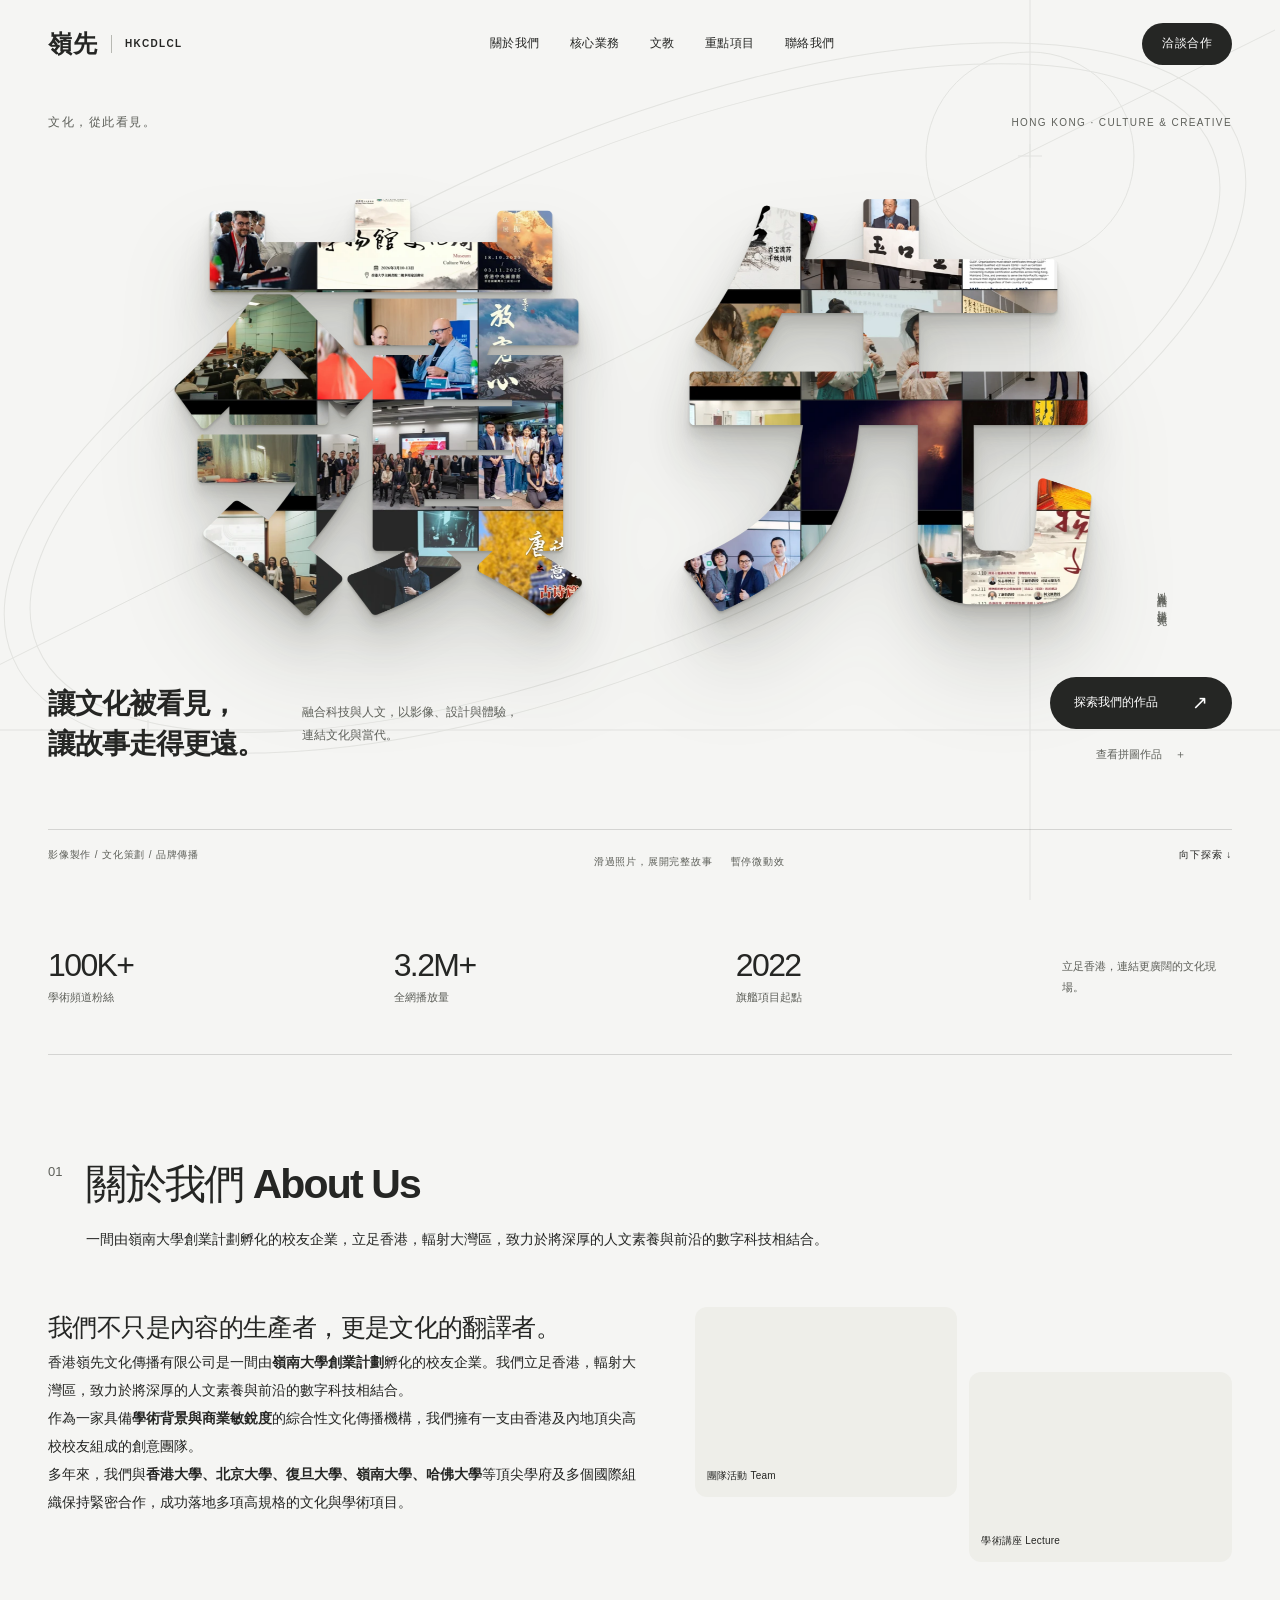
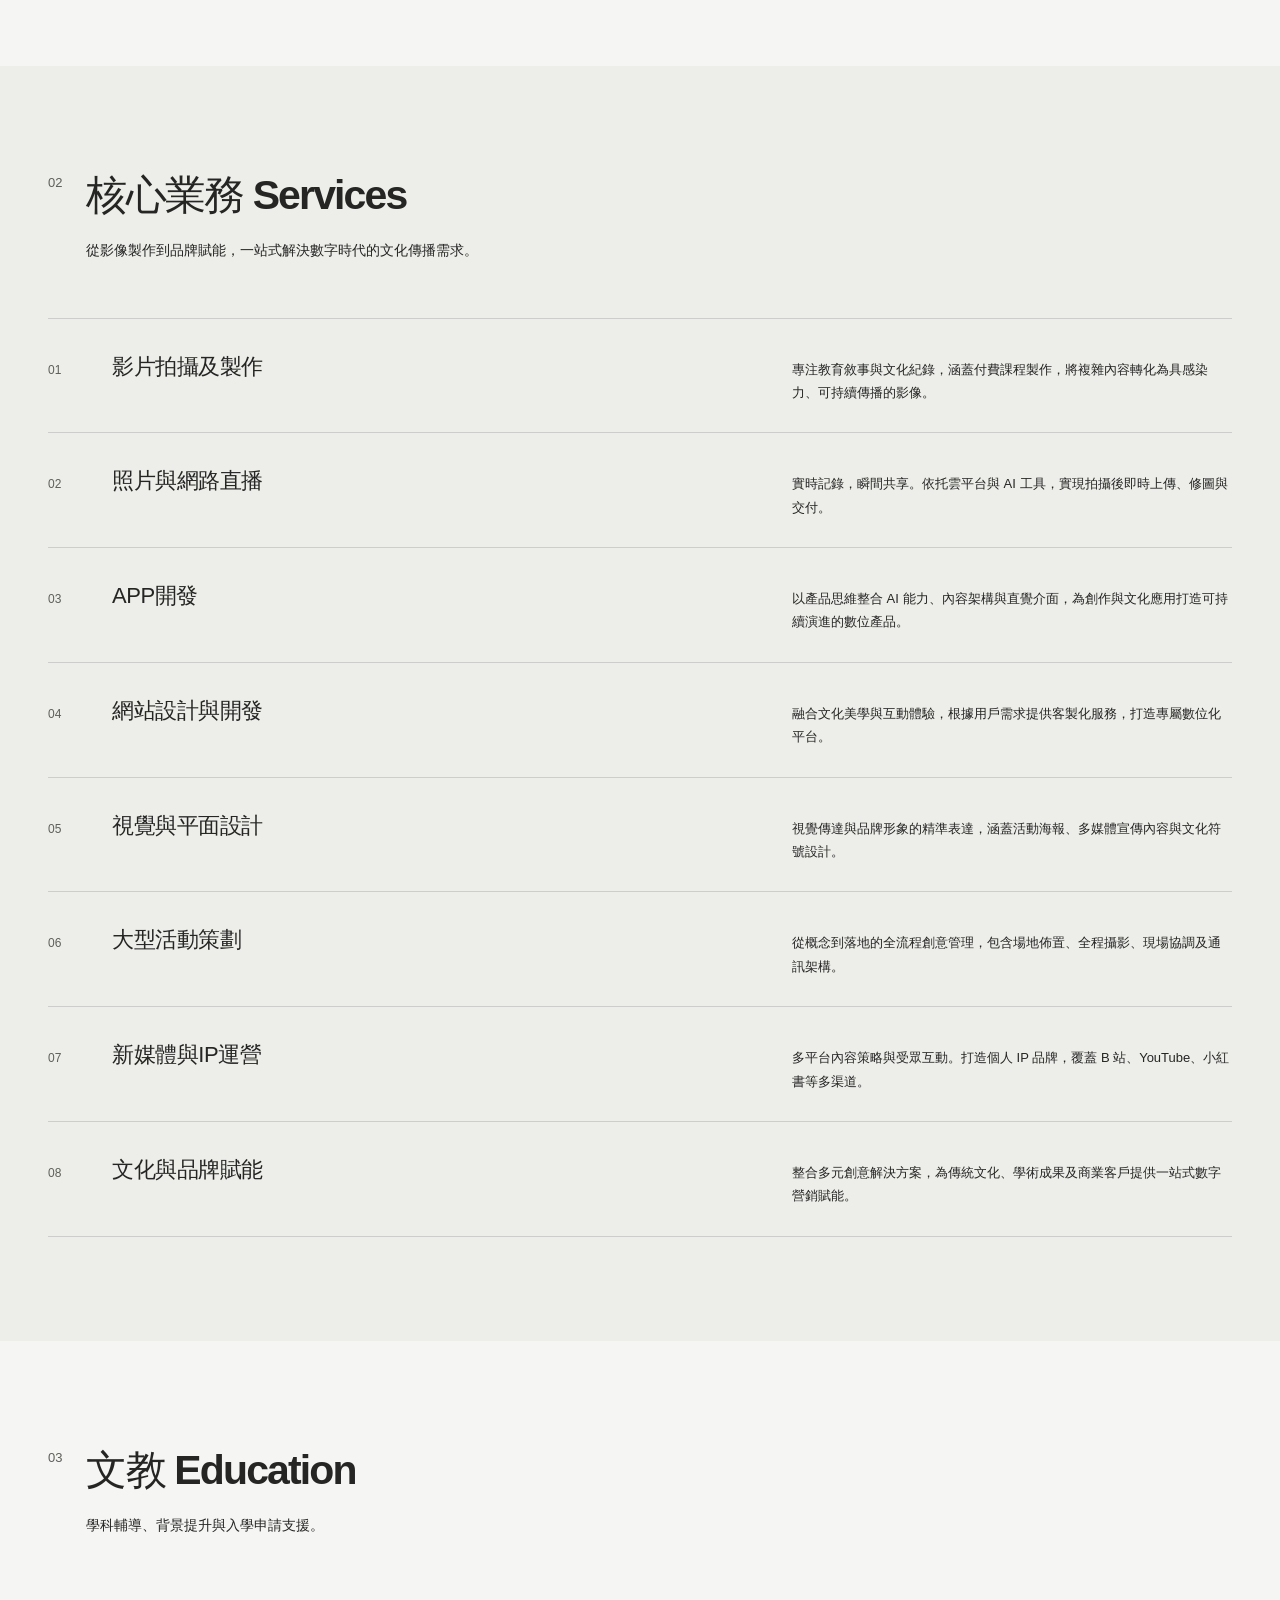
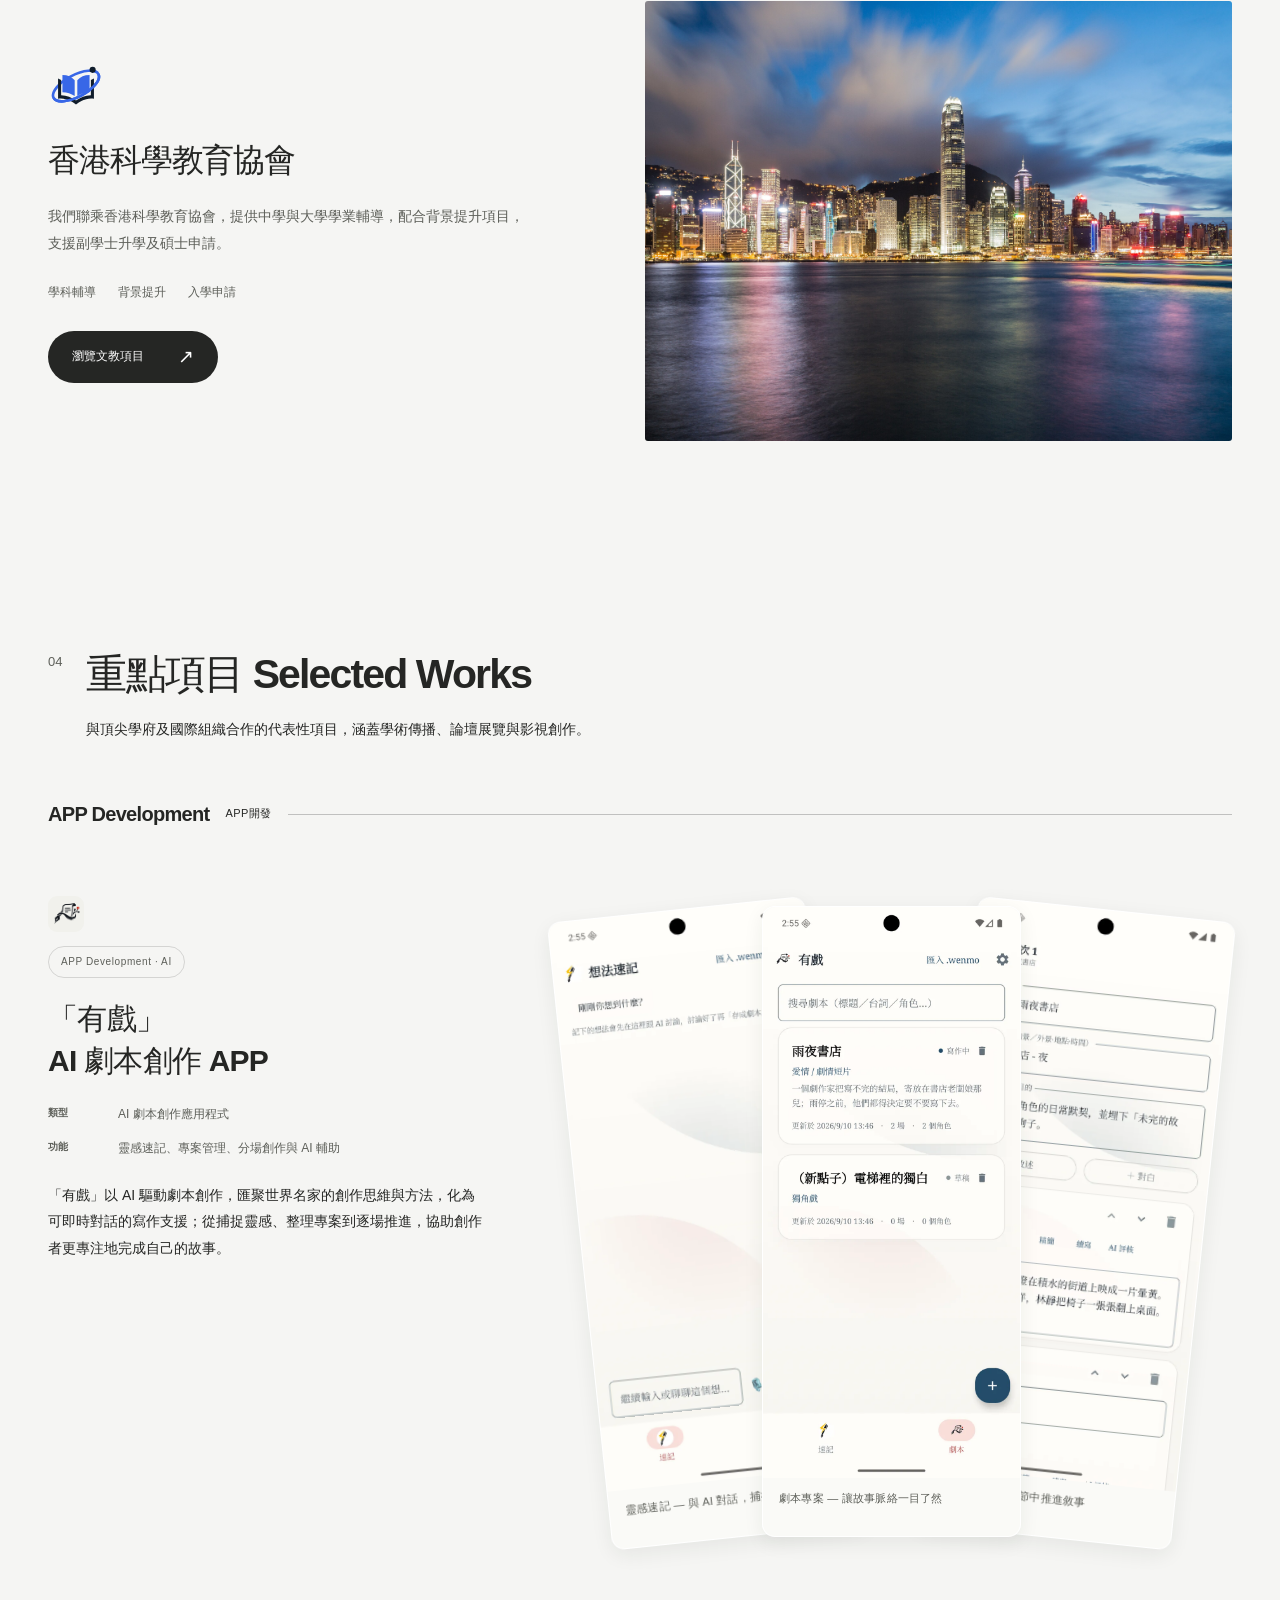
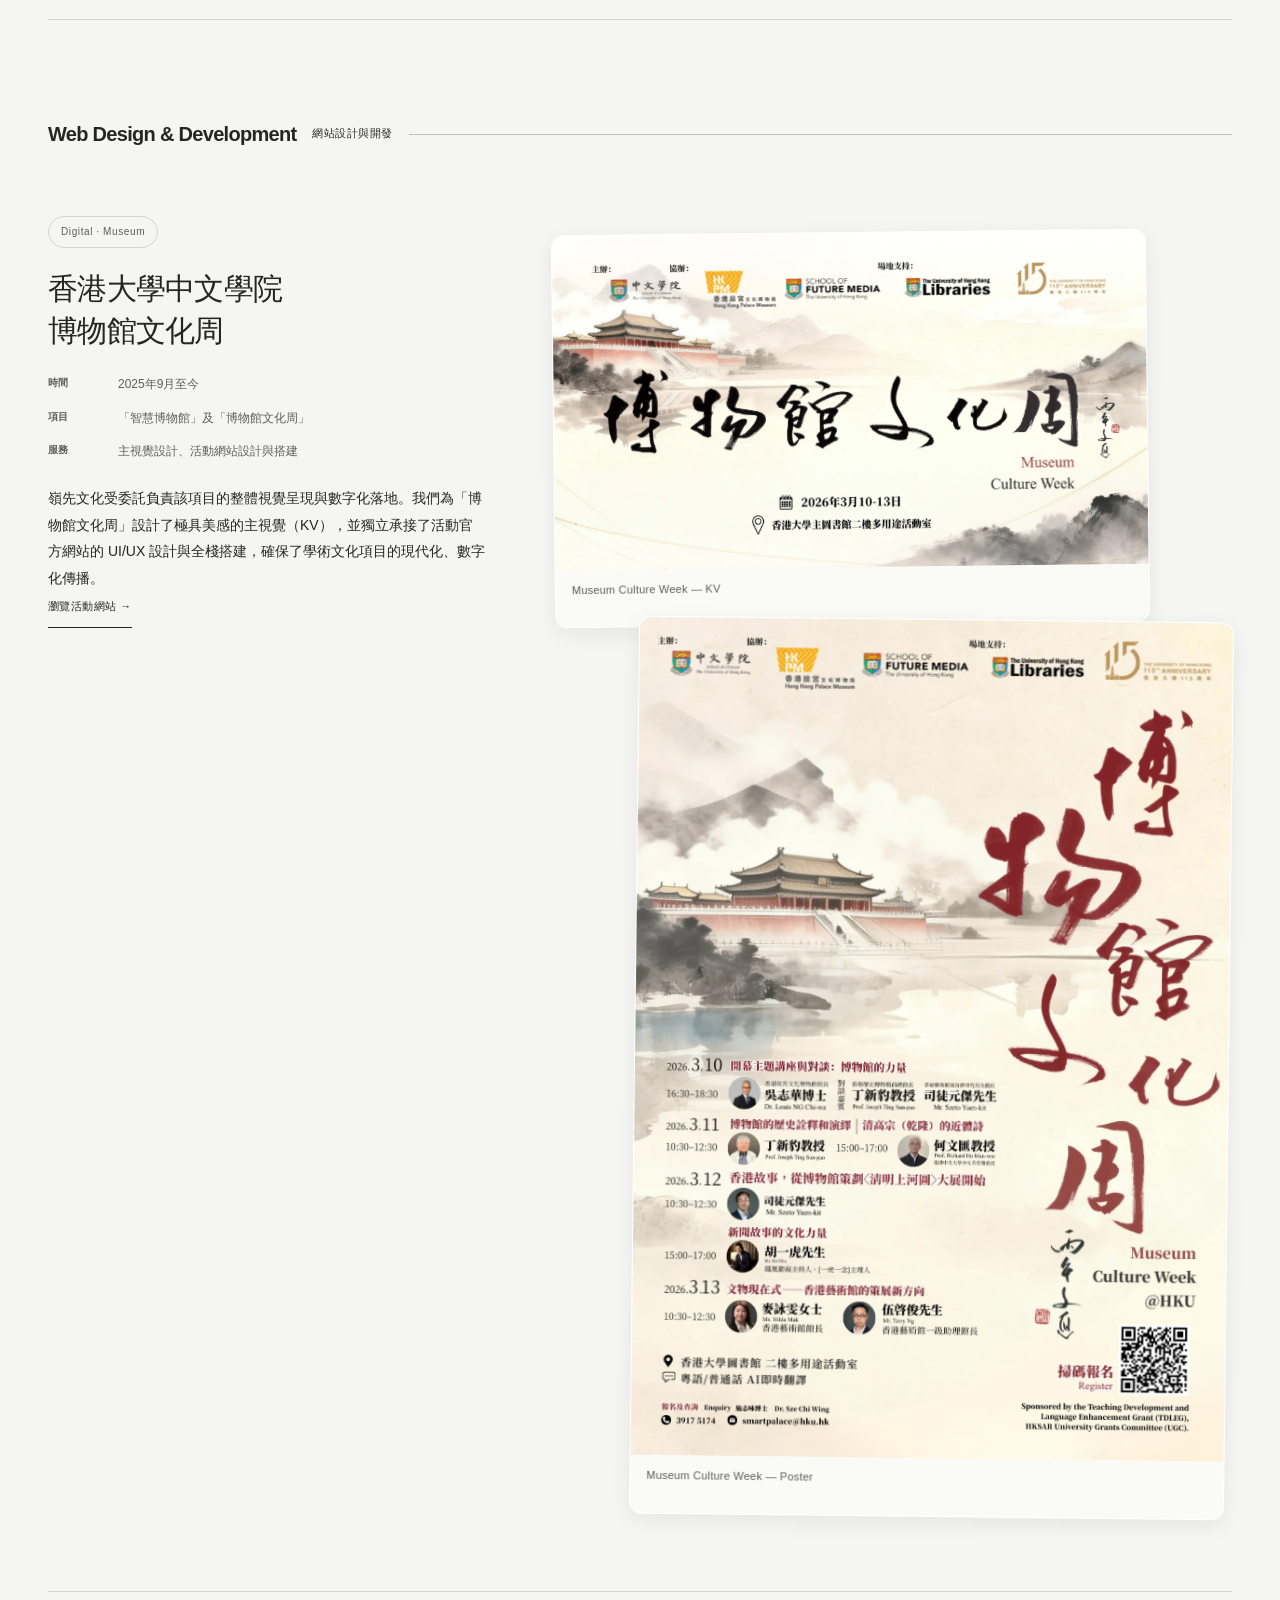
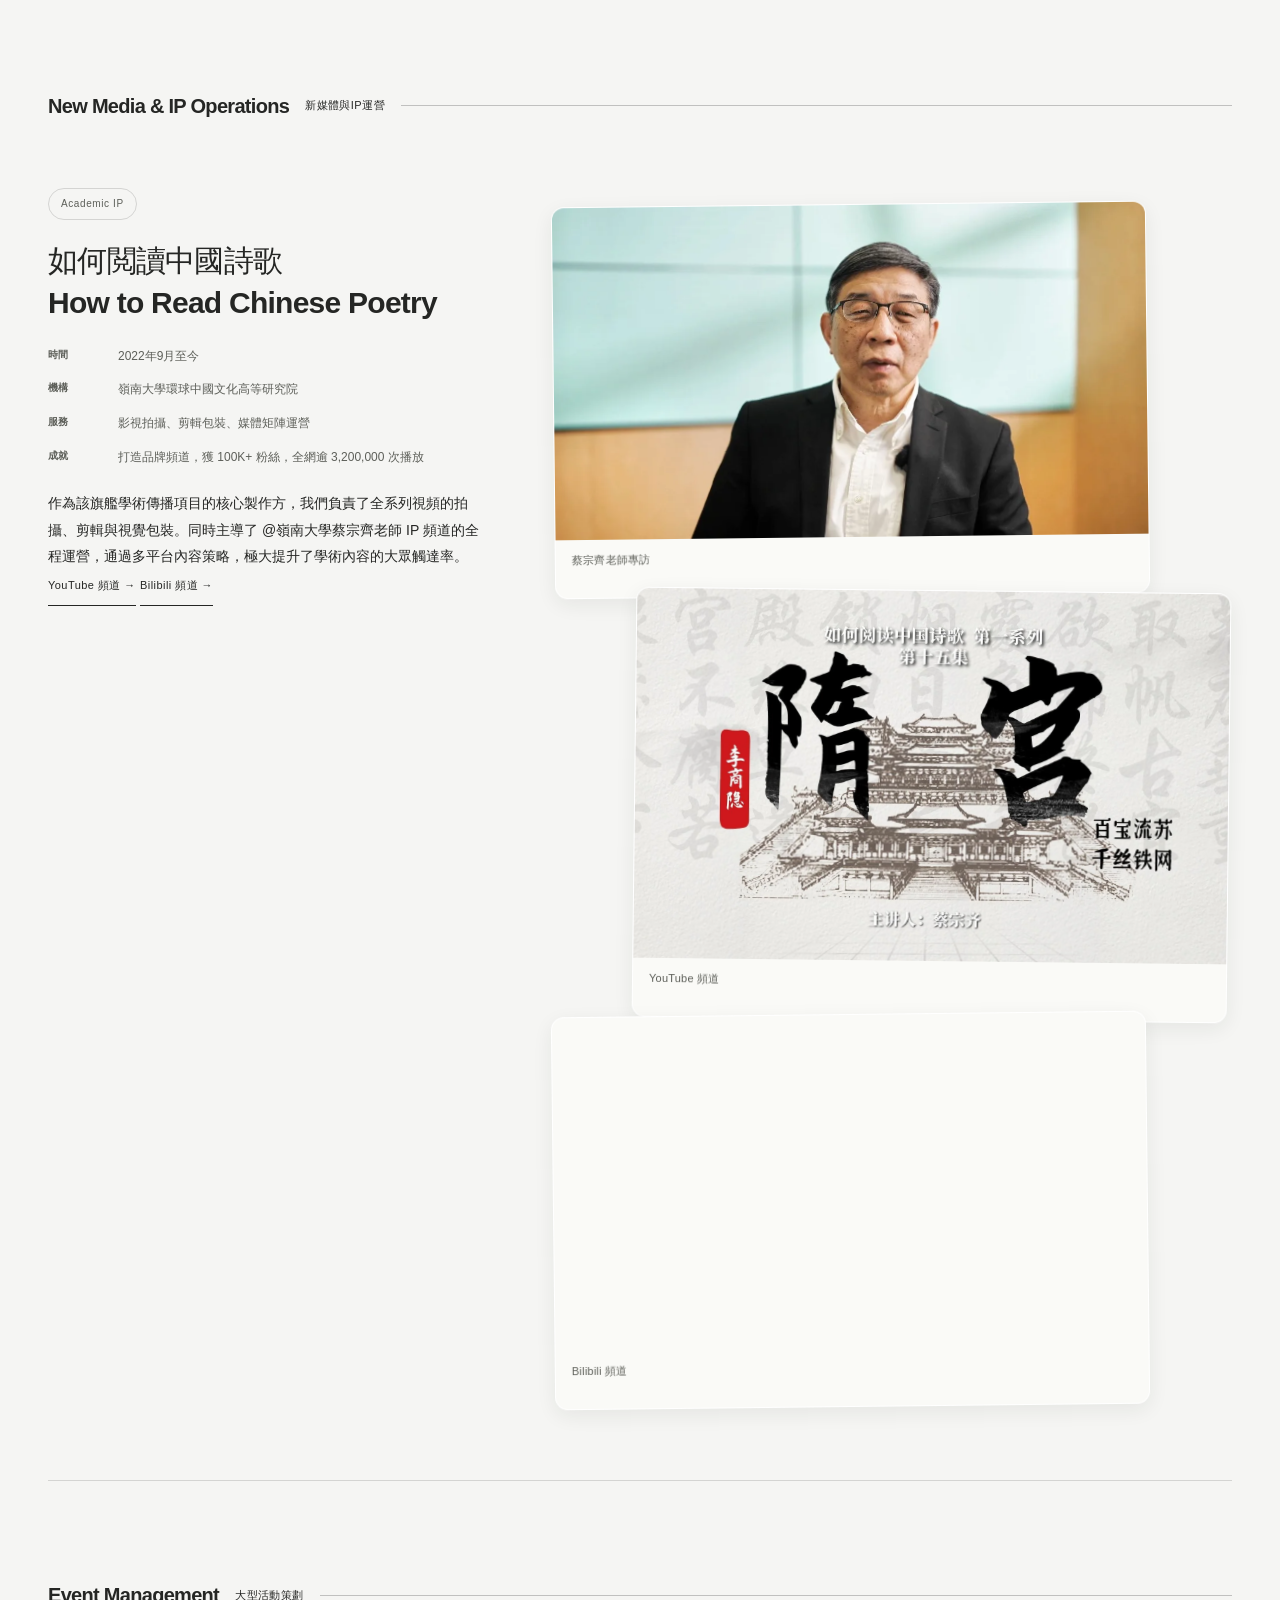
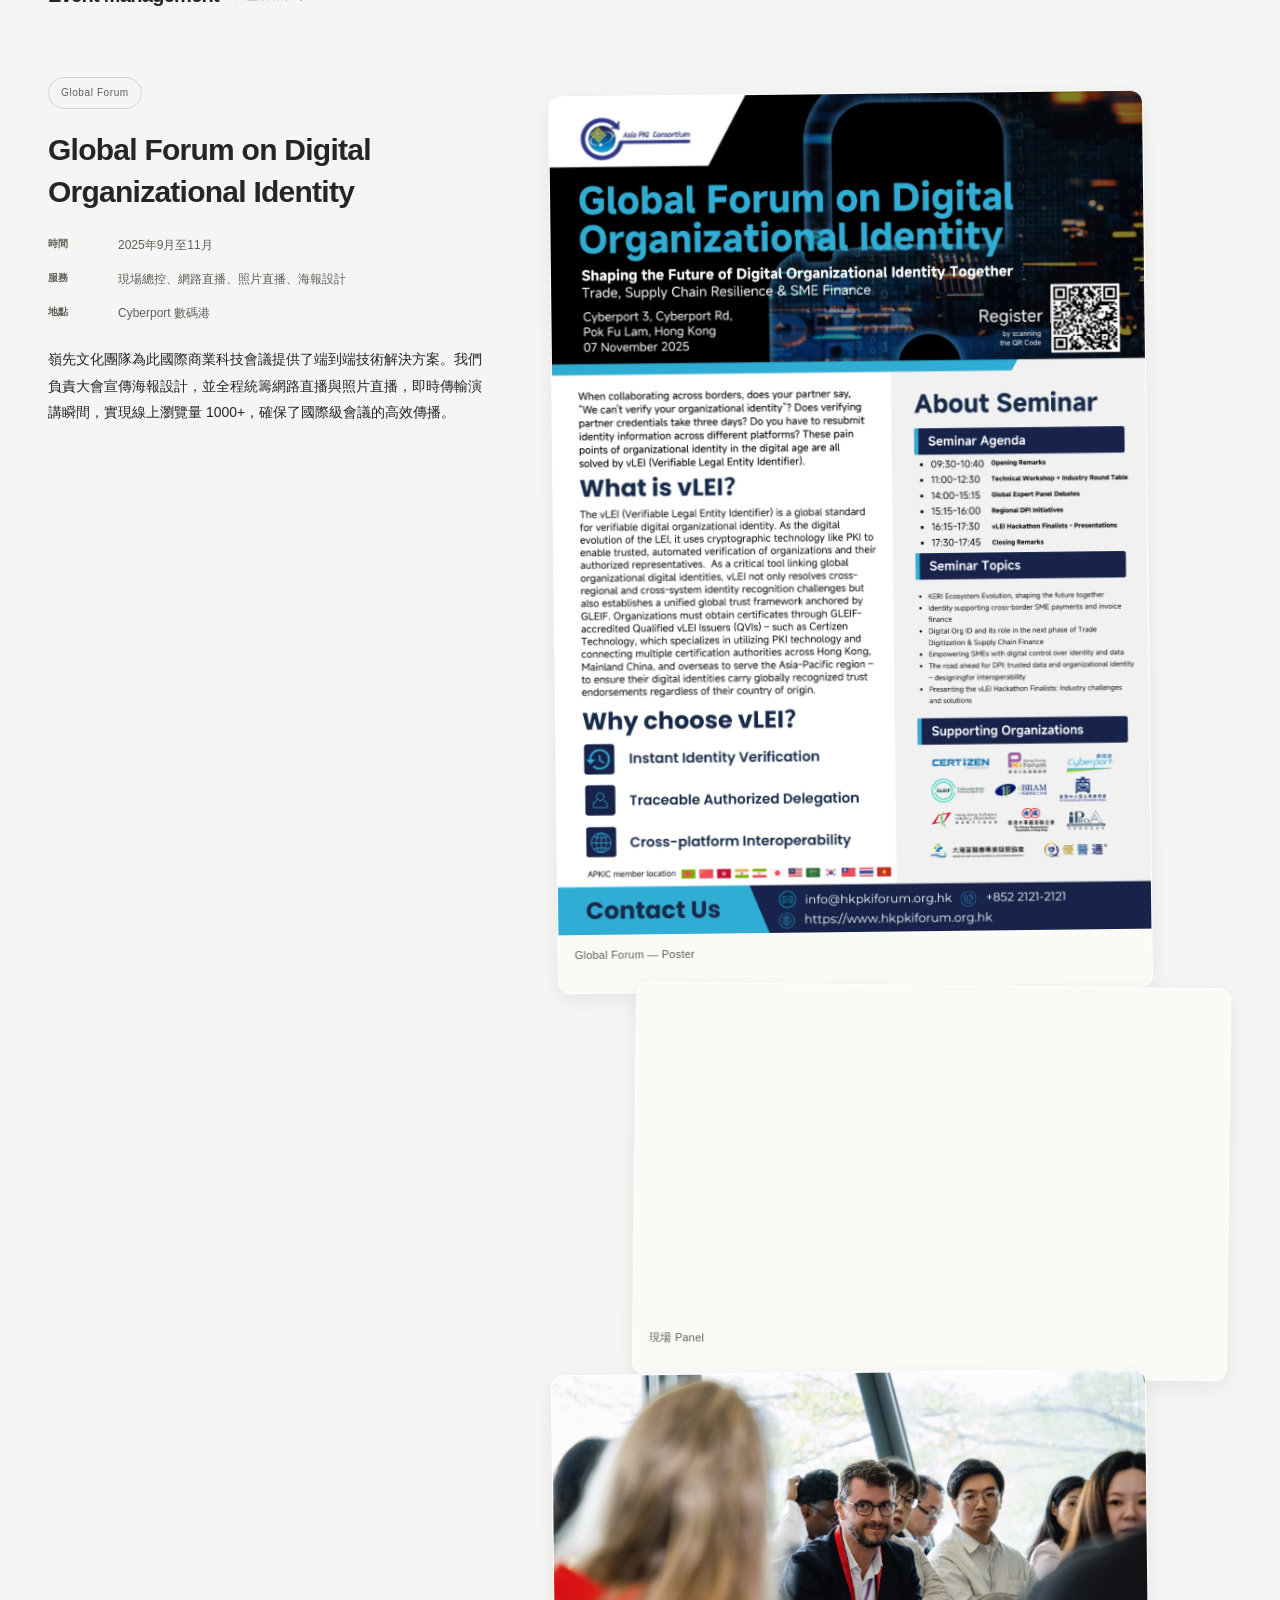
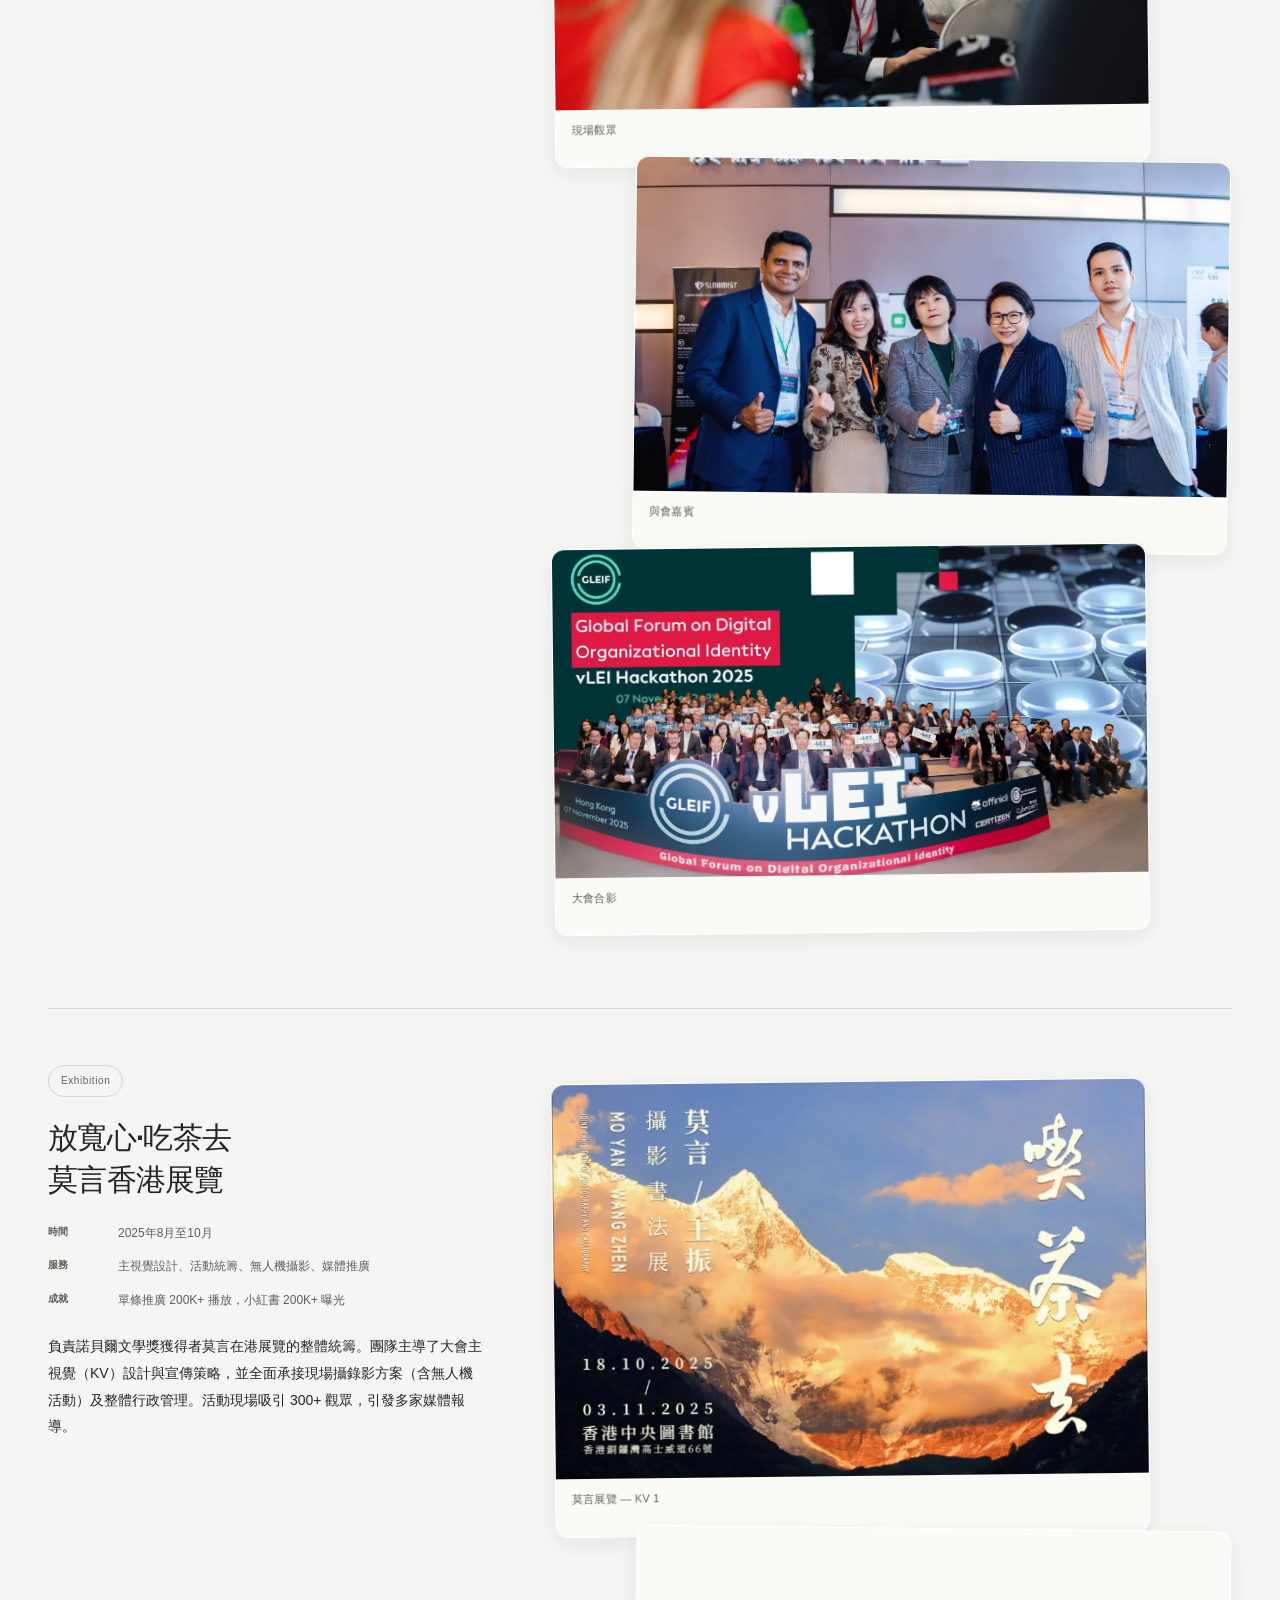
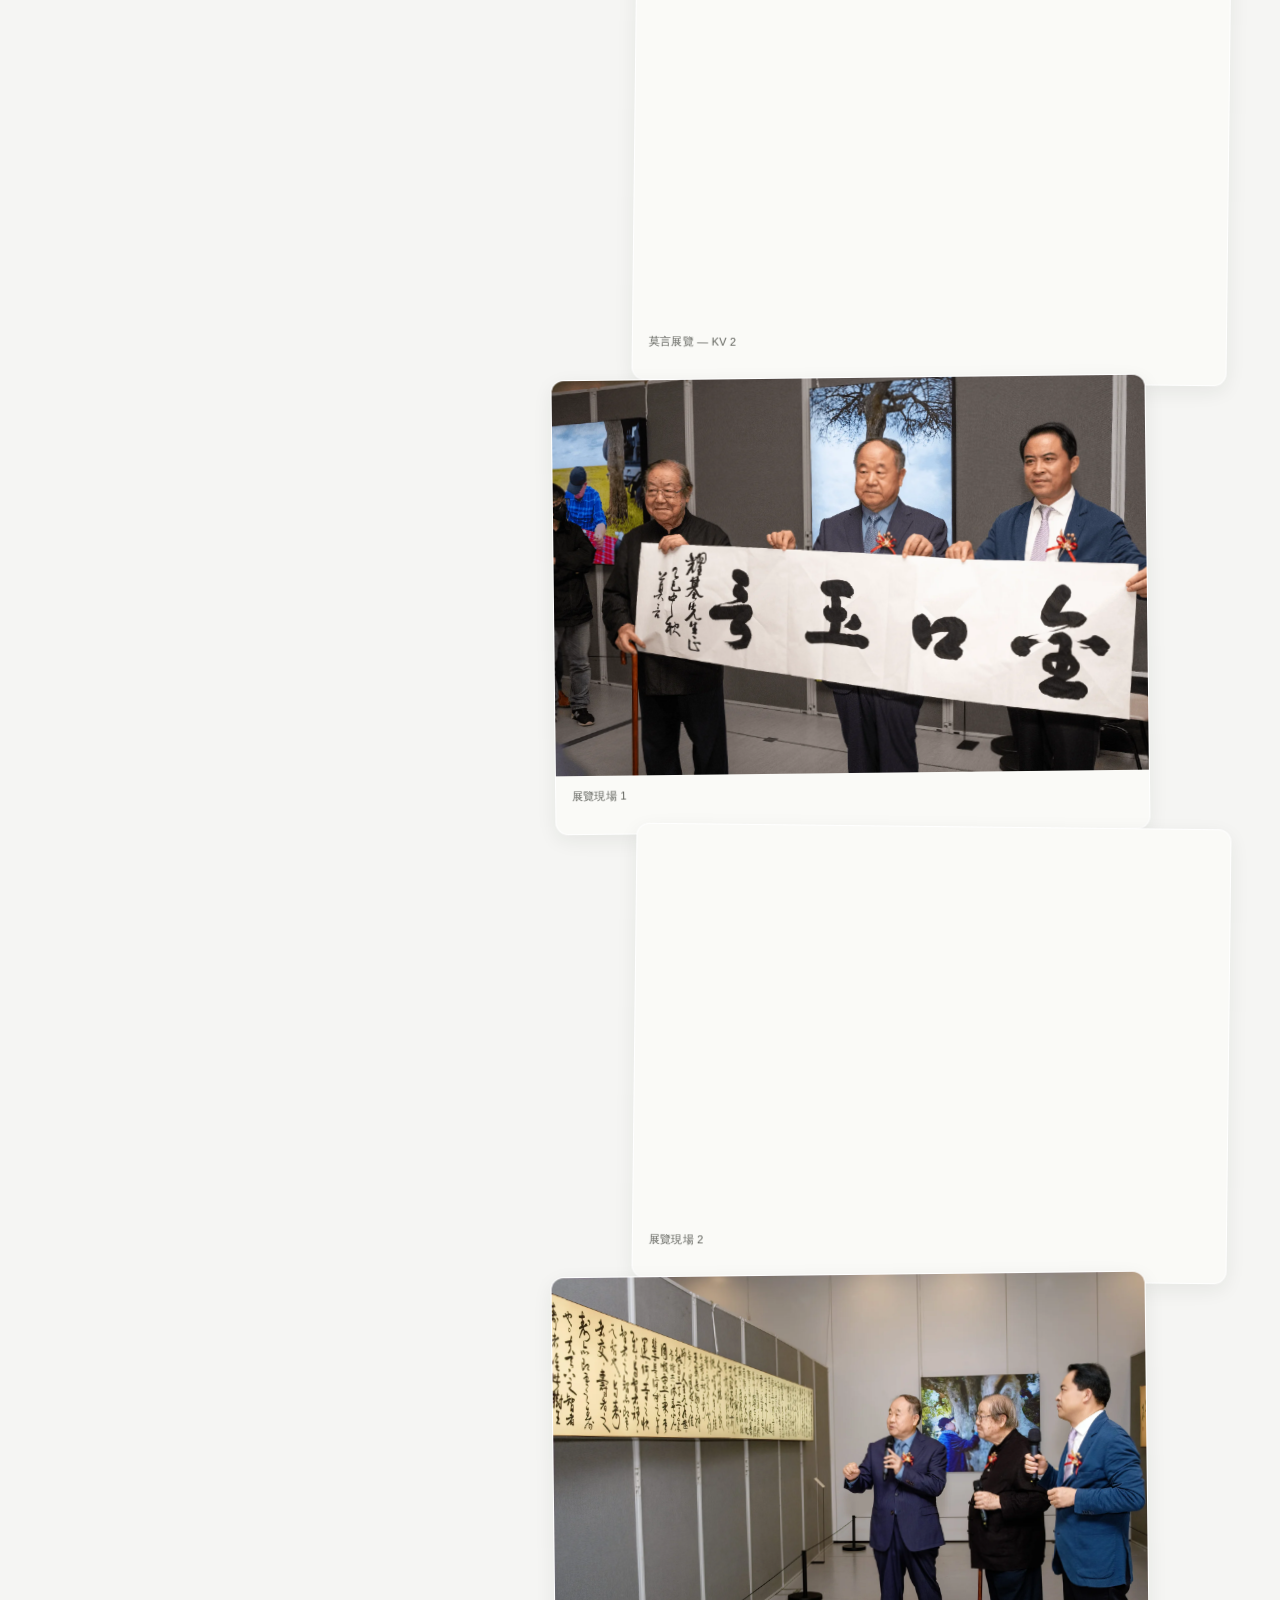
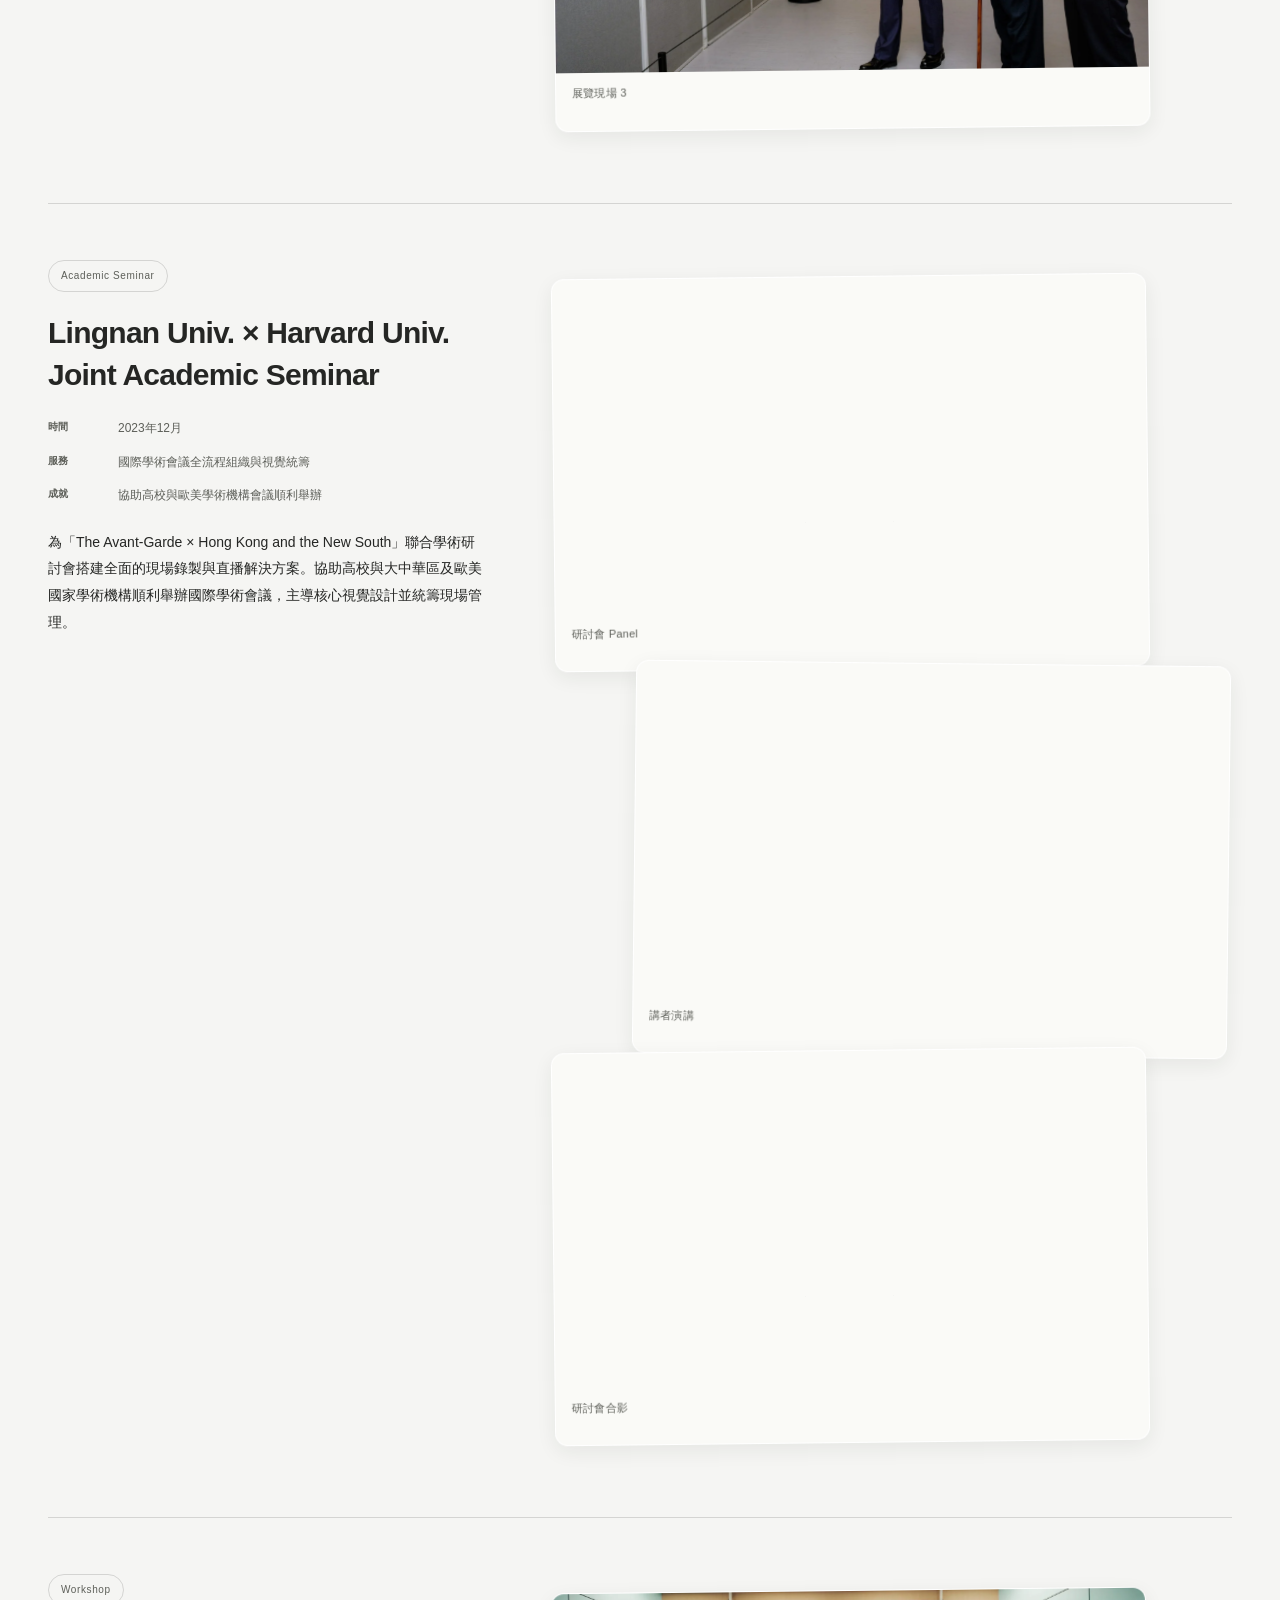
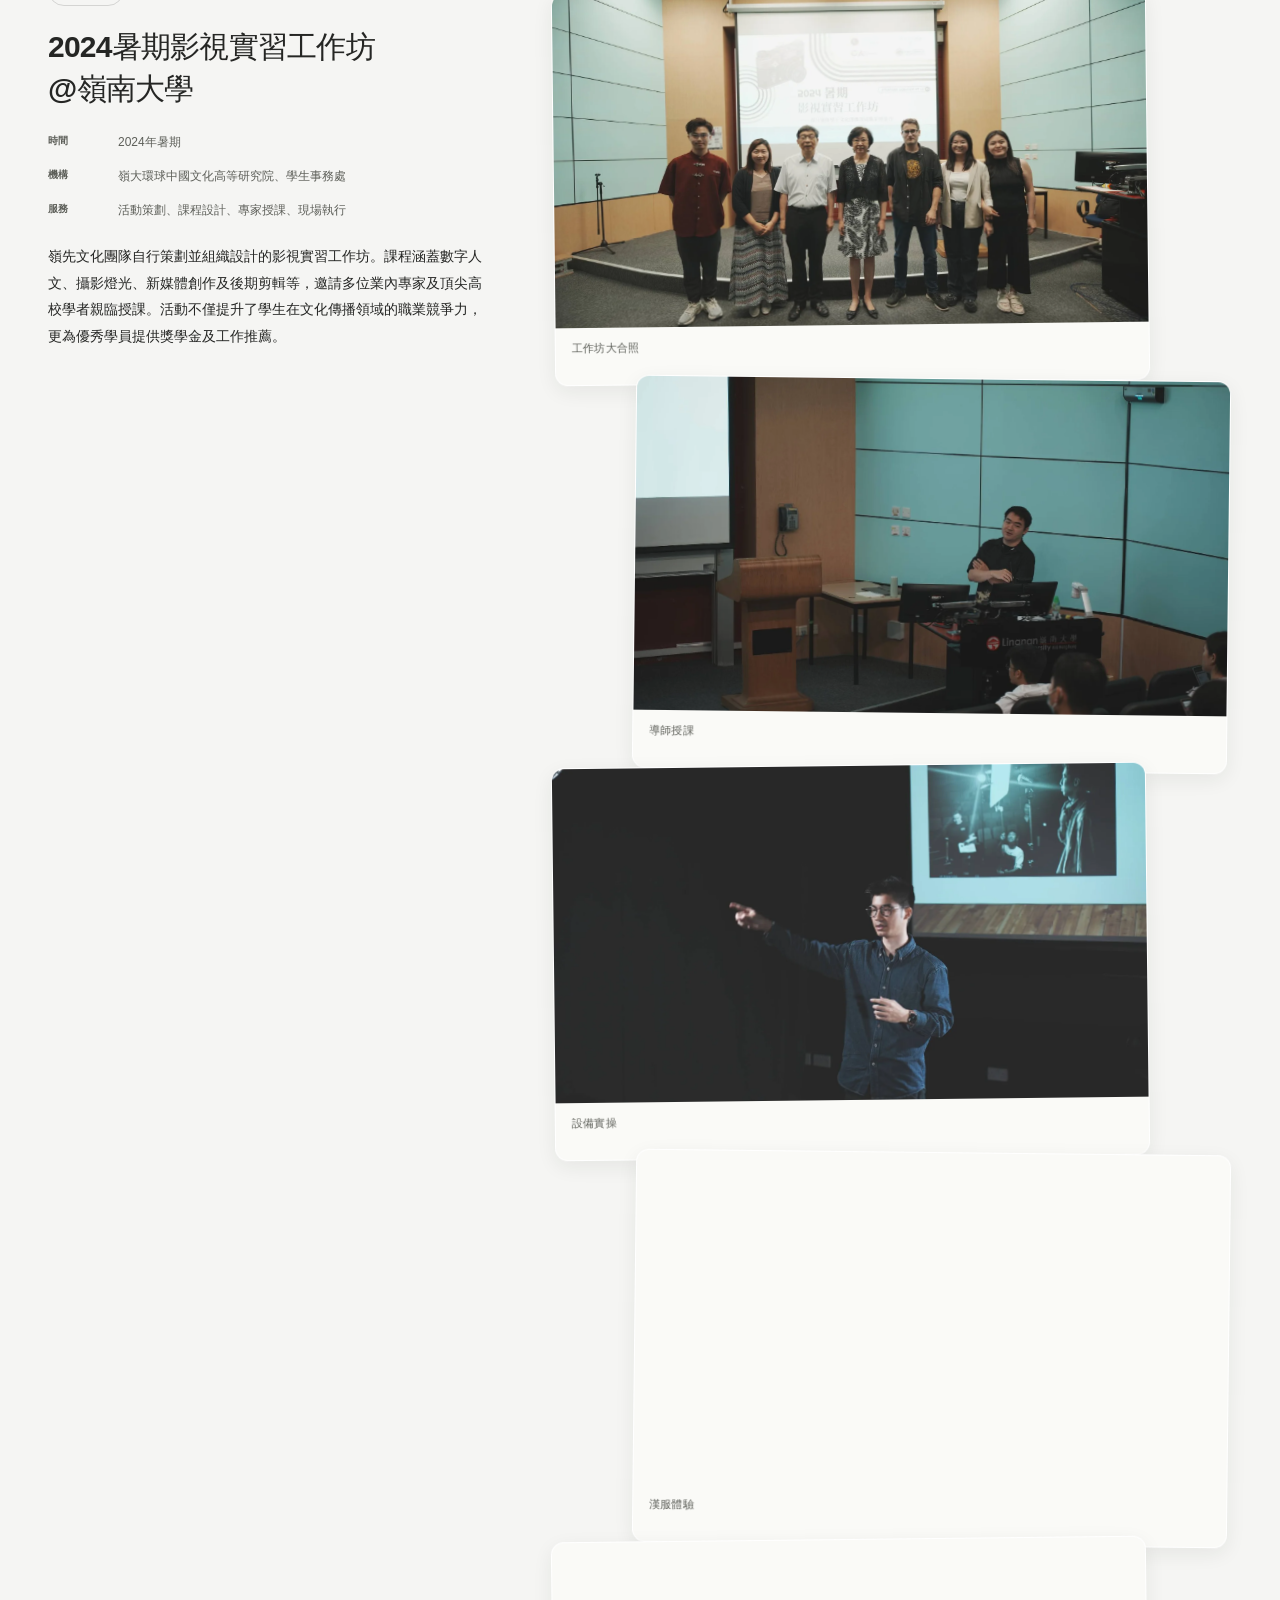
<file: index.html>
<!DOCTYPE html>
<html lang="zh-HK">
<head>
<meta charset="UTF-8">
<meta name="viewport" content="width=device-width, initial-scale=1.0">
<meta name="theme-color" content="#f5f5f3">
<meta name="color-scheme" content="light">
<title>香港嶺先文化傳播有限公司 | HKCDLCL</title>
<meta name="description" content="香港嶺先文化傳播有限公司（HKCDLCL）是一間由嶺南大學創業計劃孵化的校友企業，專注影片製作、網路直播、網站開發、視覺設計、大型活動策劃與新媒體運營。">
<link rel="stylesheet" href="design.css?v=20261116-education">
<link rel="icon" href="assets/favicon.svg" type="image/svg+xml">
<link rel="preload" href="assets/hero-collage.webp" as="image" fetchpriority="high">
</head>
<body>
    <div class="page-geometry" aria-hidden="true">
      <svg class="geometry-lines" viewBox="0 0 1440 900" preserveAspectRatio="xMidYMid slice"><defs><g id="geometryDrawing"><ellipse cx="705" cy="398" rx="638" ry="242" transform="rotate(-23 705 398)"/><ellipse cx="705" cy="398" rx="665" ry="263" transform="rotate(-23 705 398)"/><path d="M-100 754 1355 30M1110 -60 1110 960M-60 730H1500"/><circle cx="1110" cy="156" r="104"/><path d="M1098 156h24m-12-12v24M218 730h20m-10-10v20"/></g></defs><use href="#geometryDrawing"/></svg>
      <div class="geometry-light"></div>
      <svg class="geometry-illuminated" viewBox="0 0 1440 900" preserveAspectRatio="xMidYMid slice"><use href="#geometryDrawing"/></svg>
    </div>

<a class="skip" href="#main">跳到主要內容</a>




<header class="nav" id="nav">
  <div class="container nav-inner">
    <a class="brand" href="#top"><span class="brand-mark">嶺先<span>HKCDLCL</span></span></a>
    <nav class="nav-links" aria-label="主選單">
      <a href="#about">關於我們</a>
      <a href="#services">核心業務</a>
      <a href="#education">文教</a>
      <a href="#work">重點項目</a>
      <a href="#contact">聯絡我們</a>
    </nav>
    <a class="nav-cta" href="#contact">洽談合作</a>
    <button class="menu-btn" id="menuBtn" aria-label="開啟選單" aria-expanded="false" aria-controls="mobileMenu">☰</button>
  </div>
</header>
<nav class="mobile-menu" id="mobileMenu" aria-label="流動版選單" hidden>
  <a href="#about">關於我們</a>
  <a href="#services">核心業務</a>
  <a href="#education">文教</a>
  <a href="#work">重點項目</a>
  <a href="#contact">聯絡我們</a>
</nav>

<main id="main">

  <section class="hero" id="top" aria-labelledby="hero-title">
    <div class="container hero-inner">
      <div class="hero-kicker"><span>文化，從此看見。</span><span>HONG KONG · CULTURE & CREATIVE</span></div>
      <div class="letter-art" id="letterArt">
        <h1 id="hero-title"><span class="sr-only">嶺先 — 香港嶺先文化傳播有限公司</span><img src="assets/hero-collage.webp" width="1800" height="820" alt="" fetchpriority="high"></h1>
        <aside class="work-preview" id="workPreview" aria-label="拼圖作品預覽" hidden>
          <div class="preview-image"><img id="previewImage" alt=""><span class="preview-error" hidden>圖片暫時無法載入</span></div>
          <div class="preview-info"><span class="preview-kicker">SELECTED MOMENTS <span id="previewCount"></span></span><h3 id="previewTitle"></h3><dl><div><dt id="previewDateLabel">日期</dt><dd id="previewDate"></dd></div></dl><p id="previewCaption"></p></div>
        </aside>
        <span class="art-label" aria-hidden="true">以真實作品，構築嶺先。</span>
      </div>
      <div class="hero-bottom">
        <div><h2>讓文化被看見，<br>讓故事走得更遠。</h2><p>融合科技與人文，以影像、設計與體驗，<br>連結文化與當代。</p></div>
        <div class="hero-actions"><a class="primary-button" href="#work">探索我們的作品 <span>↗</span></a><div class="preview-controls"><button class="effect-toggle" id="effectToggle" type="button" aria-expanded="false" aria-controls="workPreview">查看拼圖作品 <span>＋</span></button><button class="effect-toggle" id="closePreview" type="button" aria-label="關閉作品預覽" hidden>關閉 ×</button></div><span class="sr-only" id="previewStatus" role="status"></span></div>
      </div>
      <div class="hero-footnote"><span>影像製作 / 文化策劃 / 品牌傳播</span><div class="hero-motion-controls"><span class="pointer-hint">滑過照片，展開完整故事</span><button id="motionToggle" class="motion-toggle" type="button" aria-pressed="false">暫停微動效</button></div><a href="#about" aria-label="向下閱讀關於我們">向下探索 ↓</a></div>
    </div>
  </section>
  <div class="proof-strip container" aria-label="項目成果"><div><strong>100K+</strong><span>學術頻道粉絲</span></div><div><strong>3.2M+</strong><span>全網播放量</span></div><div><strong>2022</strong><span>旗艦項目起點</span></div><p>立足香港，連結更廣闊的文化現場。</p></div>

  <section id="about" class="about">
    <div class="container">
      <div class="sec-head reveal">
        <span class="no">01</span>
        <h2>關於我們 About Us</h2>
        <p class="sub">一間由嶺南大學創業計劃孵化的校友企業，立足香港，輻射大灣區，致力於將深厚的人文素養與前沿的數字科技相結合。</p>
      </div>
      <div class="about-grid">
        <div class="about-copy reveal">
          <p class="lead">我們不只是內容的生產者，更是文化的翻譯者。</p>
          <p>香港嶺先文化傳播有限公司是一間由<b>嶺南大學創業計劃</b>孵化的校友企業。我們立足香港，輻射大灣區，致力於將深厚的人文素養與前沿的數字科技相結合。</p>
          <p>作為一家具備<b>學術背景與商業敏銳度</b>的綜合性文化傳播機構，我們擁有一支由香港及內地頂尖高校校友組成的創意團隊。</p>
          <p>多年來，我們與<b>香港大學、北京大學、復旦大學、嶺南大學、哈佛大學</b>等頂尖學府及多個國際組織保持緊密合作，成功落地多項高規格的文化與學術項目。</p>
        </div>
        <div class="about-fig reveal d1">
          <figure><img loading="lazy" decoding="async" src="assets/project-32.webp" width="1800" height="1012" alt="團隊活動合影"><figcaption>團隊活動 Team</figcaption></figure>
          <figure><img loading="lazy" decoding="async" src="assets/project-07.webp" width="1800" height="1013" alt="學術講座現場"><figcaption>學術講座 Lecture</figcaption></figure>
        </div>
      </div>
    </div>
  </section>

  <section id="services">
    <div class="container">
      <div class="sec-head reveal">
        <span class="no">02</span>
        <h2>核心業務 Services</h2>
        <p class="sub">從影像製作到品牌賦能，一站式解決數字時代的文化傳播需求。</p>
      </div>
      <div class="svc-list reveal">
        <div class="svc"><span class="idx">01</span><h3>影片拍攝及製作</h3><p>專注教育敘事與文化紀錄，涵蓋付費課程製作，將複雜內容轉化為具感染力、可持續傳播的影像。</p></div>
        <div class="svc"><span class="idx">02</span><h3>照片與網路直播</h3><p>實時記錄，瞬間共享。依托雲平台與 AI 工具，實現拍攝後即時上傳、修圖與交付。</p></div>
        <div class="svc"><span class="idx">03</span><h3>APP開發</h3><p>以產品思維整合 AI 能力、內容架構與直覺介面，為創作與文化應用打造可持續演進的數位產品。</p></div>
        <div class="svc"><span class="idx">04</span><h3>網站設計與開發</h3><p>融合文化美學與互動體驗，根據用戶需求提供客製化服務，打造專屬數位化平台。</p></div>
        <div class="svc"><span class="idx">05</span><h3>視覺與平面設計</h3><p>視覺傳達與品牌形象的精準表達，涵蓋活動海報、多媒體宣傳內容與文化符號設計。</p></div>
        <div class="svc"><span class="idx">06</span><h3>大型活動策劃</h3><p>從概念到落地的全流程創意管理，包含場地佈置、全程攝影、現場協調及通訊架構。</p></div>
        <div class="svc"><span class="idx">07</span><h3>新媒體與IP運營</h3><p>多平台內容策略與受眾互動。打造個人 IP 品牌，覆蓋 B 站、YouTube、小紅書等多渠道。</p></div>
        <div class="svc"><span class="idx">08</span><h3>文化與品牌賦能</h3><p>整合多元創意解決方案，為傳統文化、學術成果及商業客戶提供一站式數字營銷賦能。</p></div>
      </div>
    </div>
  </section>

  <section id="education" class="education-section" aria-labelledby="education-heading">
    <div class="container">
      <div class="sec-head reveal">
        <span class="no">03</span>
        <h2 id="education-heading">文教 Education</h2>
        <p class="sub">學科輔導、背景提升與入學申請支援。</p>
      </div>
      <div class="education-feature reveal">
        <div class="education-copy">
          <img class="education-mark" src="education/assets/logo-mark-colour.svg" alt="" width="56" height="56" loading="lazy">
          <h3>香港科學教育協會</h3>
          <p>我們聯乘香港科學教育協會，提供中學與大學學業輔導，配合背景提升項目，支援副學士升學及碩士申請。</p>
          <ul class="education-topics" aria-label="文教項目方向"><li>學科輔導</li><li>背景提升</li><li>入學申請</li></ul>
          <a class="primary-button education-link" href="education/">瀏覽文教項目 <span aria-hidden="true">↗</span></a>
        </div>
        <a class="education-visual" href="education/" aria-label="前往香港科學教育協會文教專頁"><img src="education/assets/victoria-harbour.jpg" alt="香港維多利亞港與港島天際線" width="3840" height="2160" loading="lazy" decoding="async"></a>
      </div>
    </div>
  </section>

  <section id="work" class="work">
    <div class="container">
      <div class="sec-head reveal">
        <span class="no">04</span>
        <h2>重點項目 Selected Works</h2>
        <p class="sub">與頂尖學府及國際組織合作的代表性項目，涵蓋學術傳播、論壇展覽與影視創作。</p>
      </div>

      <div class="work-cat reveal">
        <div class="cat-head"><h3>APP Development</h3><span class="cn">APP開發</span><span class="rule"></span></div>

        <article class="project project--app" id="youxi-app">
          <div class="info">
            <img class="app-mark" src="assets/youxi-logo.webp" width="1254" height="1254" alt="有戲 APP 標誌">
            <span class="tag">APP Development · AI</span>
            <h4>「有戲」<br>AI 劇本創作 APP</h4>
            <div class="meta">
              <div class="row"><b>類型</b><span>AI 劇本創作應用程式</span></div>
              <div class="row"><b>功能</b><span>靈感速記、專案管理、分場創作與 AI 輔助</span></div>
            </div>
            <p class="desc">「有戲」以 AI 驅動劇本創作，匯聚世界名家的創作思維與方法，化為可即時對話的寫作支援；從捕捉靈感、整理專案到逐場推進，協助創作者更專注地完成自己的故事。</p>
          </div>
          <div class="gallery app-gallery">
            <div class="gallery-item"><figure><button class="gallery-open" type="button" aria-label="放大查看：有戲 — 靈感速記" aria-haspopup="dialog"><img loading="lazy" decoding="async" src="assets/youxi-quick-note.webp" width="810" height="1800" alt="有戲 APP 的靈感速記頁面"><span class="gallery-zoom" aria-hidden="true">↗</span></button><figcaption>靈感速記 — 與 AI 對話，捕捉創作起點</figcaption></figure></div>
            <div class="gallery-item"><figure><button class="gallery-open" type="button" aria-label="放大查看：有戲 — 劇本專案" aria-haspopup="dialog"><img loading="lazy" decoding="async" src="assets/youxi-projects.webp" width="810" height="1800" alt="有戲 APP 的劇本專案頁面"><span class="gallery-zoom" aria-hidden="true">↗</span></button><figcaption>劇本專案 — 讓故事脈絡一目了然</figcaption></figure></div>
            <div class="gallery-item"><figure><button class="gallery-open" type="button" aria-label="放大查看：有戲 — 分場創作" aria-haspopup="dialog"><img loading="lazy" decoding="async" src="assets/youxi-writing.webp" width="810" height="1800" alt="有戲 APP 的分場創作頁面"><span class="gallery-zoom" aria-hidden="true">↗</span></button><figcaption>分場創作 — 在細節中推進敘事</figcaption></figure></div>
          </div>
        </article>
      </div>

      <div class="work-cat reveal">
        <div class="cat-head"><h3>Web Design &amp; Development</h3><span class="cn">網站設計與開發</span><span class="rule"></span></div>

        <article class="project">
          <div class="info">
            <span class="tag">Digital · Museum</span>
            <h4>香港大學中文學院<br>博物館文化周</h4>
            <div class="meta">
              <div class="row"><b>時間</b><span>2025年9月至今</span></div>
              <div class="row"><b>項目</b><span>「智慧博物館」及「博物館文化周」</span></div>
              <div class="row"><b>服務</b><span>主視覺設計、活動網站設計與搭建</span></div>
            </div>
            <p class="desc">嶺先文化受委託負責該項目的整體視覺呈現與數字化落地。我們為「博物館文化周」設計了極具美感的主視覺（KV），並獨立承接了活動官方網站的 UI/UX 設計與全棧搭建，確保了學術文化項目的現代化、數字化傳播。</p>
            <a class="cta-line" href="https://smartpalace.hku.hk" target="_blank" rel="noopener">瀏覽活動網站 →</a>
          </div>
          <div class="gallery">
            <div class="gallery-item"><figure><button class="gallery-open" type="button" aria-label="放大查看：Museum Culture Week — KV" aria-haspopup="dialog"><img loading="lazy" decoding="async" src="assets/project-03.webp" width="1800" height="1013" alt="Museum Culture Week KV"><span class="gallery-zoom" aria-hidden="true">↗</span></button><figcaption>Museum Culture Week — KV</figcaption></figure></div>
            <div class="gallery-item"><figure><button class="gallery-open" type="button" aria-label="放大查看：Museum Culture Week — Poster" aria-haspopup="dialog"><img loading="lazy" decoding="async" src="assets/project-31.webp" width="1273" height="1800" alt="Museum Culture Week Poster"><span class="gallery-zoom" aria-hidden="true">↗</span></button><figcaption>Museum Culture Week — Poster</figcaption></figure></div>
          </div>
        </article>
      </div>

      <div class="work-cat reveal">
        <div class="cat-head"><h3>New Media &amp; IP Operations</h3><span class="cn">新媒體與IP運營</span><span class="rule"></span></div>

        <article class="project">
          <div class="info">
            <span class="tag">Academic IP</span>
            <h4>如何閲讀中國詩歌<br>How to Read Chinese Poetry</h4>
            <div class="meta">
              <div class="row"><b>時間</b><span>2022年9月至今</span></div>
              <div class="row"><b>機構</b><span>嶺南大學環球中國文化高等研究院</span></div>
              <div class="row"><b>服務</b><span>影視拍攝、剪輯包裝、媒體矩陣運營</span></div>
              <div class="row"><b>成就</b><span>打造品牌頻道，獲 100K+ 粉絲，全網逾 3,200,000 次播放</span></div>
            </div>
            <p class="desc">作為該旗艦學術傳播項目的核心製作方，我們負責了全系列視頻的拍攝、剪輯與視覺包裝。同時主導了 @嶺南大學蔡宗齊老師 IP 頻道的全程運營，通過多平台內容策略，極大提升了學術內容的大眾觸達率。</p>
            <a class="cta-line" href="https://www.youtube.com/@aigcsln" target="_blank" rel="noopener">YouTube 頻道 →</a>
            <a class="cta-line" href="https://space.bilibili.com/1002790226" target="_blank" rel="noopener">Bilibili 頻道 →</a>
          </div>
          <div class="gallery">
            <div class="gallery-item"><figure><button class="gallery-open" type="button" aria-label="放大查看：蔡宗齊老師專訪" aria-haspopup="dialog"><img loading="lazy" decoding="async" src="assets/project-28.webp" width="1024" height="574" alt="Professor Zong-qi Cai Interview"><span class="gallery-zoom" aria-hidden="true">↗</span></button><figcaption>蔡宗齊老師專訪</figcaption></figure></div>
            <div class="gallery-item"><figure><button class="gallery-open" type="button" aria-label="放大查看：YouTube 頻道" aria-haspopup="dialog"><img loading="lazy" decoding="async" src="assets/project-11.webp" width="1728" height="1080" alt="YouTube Channel"><span class="gallery-zoom" aria-hidden="true">↗</span></button><figcaption>YouTube 頻道</figcaption></figure></div>
            <div class="gallery-item"><figure><button class="gallery-open" type="button" aria-label="放大查看：Bilibili 頻道" aria-haspopup="dialog"><img loading="lazy" decoding="async" src="assets/project-27.webp" width="1800" height="1012" alt="Bilibili Channel"><span class="gallery-zoom" aria-hidden="true">↗</span></button><figcaption>Bilibili 頻道</figcaption></figure></div>
          </div>
        </article>

      </div>

      <div class="work-cat reveal">
        <div class="cat-head"><h3>Event Management</h3><span class="cn">大型活動策劃</span><span class="rule"></span></div>

        <article class="project">
          <div class="info">
            <span class="tag">Global Forum</span>
            <h4>Global Forum on Digital<br>Organizational Identity</h4>
            <div class="meta">
              <div class="row"><b>時間</b><span>2025年9月至11月</span></div>
              <div class="row"><b>服務</b><span>現場總控、網路直播、照片直播、海報設計</span></div>
              <div class="row"><b>地點</b><span>Cyberport 數碼港</span></div>
            </div>
            <p class="desc">嶺先文化團隊為此國際商業科技會議提供了端到端技術解決方案。我們負責大會宣傳海報設計，並全程統籌網路直播與照片直播，即時傳輸演講瞬間，實現線上瀏覽量 1000+，確保了國際級會議的高效傳播。</p>
          </div>
          <div class="gallery">
            <div class="gallery-item"><figure><button class="gallery-open" type="button" aria-label="放大查看：Global Forum — Poster" aria-haspopup="dialog"><img loading="lazy" decoding="async" src="assets/project-04.webp" width="1273" height="1800" alt="Global Forum Poster"><span class="gallery-zoom" aria-hidden="true">↗</span></button><figcaption>Global Forum — Poster</figcaption></figure></div>
            <div class="gallery-item"><figure><button class="gallery-open" type="button" aria-label="放大查看：現場 Panel" aria-haspopup="dialog"><img loading="lazy" decoding="async" src="assets/project-17.webp" width="1800" height="1013" alt="Event Panel"><span class="gallery-zoom" aria-hidden="true">↗</span></button><figcaption>現場 Panel</figcaption></figure></div>
            <div class="gallery-item"><figure><button class="gallery-open" type="button" aria-label="放大查看：現場觀眾" aria-haspopup="dialog"><img loading="lazy" decoding="async" src="assets/project-16.webp" width="1800" height="1013" alt="Event Audience"><span class="gallery-zoom" aria-hidden="true">↗</span></button><figcaption>現場觀眾</figcaption></figure></div>
            <div class="gallery-item"><figure><button class="gallery-open" type="button" aria-label="放大查看：與會嘉賓" aria-haspopup="dialog"><img loading="lazy" decoding="async" src="assets/project-14.webp" width="1800" height="1013" alt="Event Guests"><span class="gallery-zoom" aria-hidden="true">↗</span></button><figcaption>與會嘉賓</figcaption></figure></div>
            <div class="gallery-item"><figure><button class="gallery-open" type="button" aria-label="放大查看：大會合影" aria-haspopup="dialog"><img loading="lazy" decoding="async" src="assets/project-33.webp" width="1800" height="995" alt="Event Group Photo"><span class="gallery-zoom" aria-hidden="true">↗</span></button><figcaption>大會合影</figcaption></figure></div>
          </div>
        </article>

        <article class="project">
          <div class="info">
            <span class="tag">Exhibition</span>
            <h4>放寬心·吃茶去<br>莫言香港展覽</h4>
            <div class="meta">
              <div class="row"><b>時間</b><span>2025年8月至10月</span></div>
              <div class="row"><b>服務</b><span>主視覺設計、活動統籌、無人機攝影、媒體推廣</span></div>
              <div class="row"><b>成就</b><span>單條推廣 200K+ 播放，小紅書 200K+ 曝光</span></div>
            </div>
            <p class="desc">負責諾貝爾文學獎獲得者莫言在港展覽的整體統籌。團隊主導了大會主視覺（KV）設計與宣傳策略，並全面承接現場攝錄影方案（含無人機活動）及整體行政管理。活動現場吸引 300+ 觀眾，引發多家媒體報導。</p>
          </div>
          <div class="gallery">
            <div class="gallery-item"><figure><button class="gallery-open" type="button" aria-label="放大查看：莫言展覽 — KV 1" aria-haspopup="dialog"><img loading="lazy" decoding="async" src="assets/project-30.webp" width="1800" height="1197" alt="Mo Yan Exhibition KV 1"><span class="gallery-zoom" aria-hidden="true">↗</span></button><figcaption>莫言展覽 — KV 1</figcaption></figure></div>
            <div class="gallery-item"><figure><button class="gallery-open" type="button" aria-label="放大查看：莫言展覽 — KV 2" aria-haspopup="dialog"><img loading="lazy" decoding="async" src="assets/project-29.webp" width="1800" height="1200" alt="Mo Yan Exhibition KV 2"><span class="gallery-zoom" aria-hidden="true">↗</span></button><figcaption>莫言展覽 — KV 2</figcaption></figure></div>
            <div class="gallery-item"><figure><button class="gallery-open" type="button" aria-label="放大查看：展覽現場 1" aria-haspopup="dialog"><img loading="lazy" decoding="async" src="assets/project-20.webp" width="1800" height="1200" alt="Mo Yan Exhibition Event 1"><span class="gallery-zoom" aria-hidden="true">↗</span></button><figcaption>展覽現場 1</figcaption></figure></div>
            <div class="gallery-item"><figure><button class="gallery-open" type="button" aria-label="放大查看：展覽現場 2" aria-haspopup="dialog"><img loading="lazy" decoding="async" src="assets/project-19.webp" width="1800" height="1200" alt="Mo Yan Exhibition Event 2"><span class="gallery-zoom" aria-hidden="true">↗</span></button><figcaption>展覽現場 2</figcaption></figure></div>
            <div class="gallery-item"><figure><button class="gallery-open" type="button" aria-label="放大查看：展覽現場 3" aria-haspopup="dialog"><img loading="lazy" decoding="async" src="assets/project-18.webp" width="1800" height="1200" alt="Mo Yan Exhibition Event 3"><span class="gallery-zoom" aria-hidden="true">↗</span></button><figcaption>展覽現場 3</figcaption></figure></div>
          </div>
        </article>

        <article class="project">
          <div class="info">
            <span class="tag">Academic Seminar</span>
            <h4>Lingnan Univ. × Harvard Univ.<br>Joint Academic Seminar</h4>
            <div class="meta">
              <div class="row"><b>時間</b><span>2023年12月</span></div>
              <div class="row"><b>服務</b><span>國際學術會議全流程組織與視覺統籌</span></div>
              <div class="row"><b>成就</b><span>協助高校與歐美學術機構會議順利舉辦</span></div>
            </div>
            <p class="desc">為「The Avant-Garde × Hong Kong and the New South」聯合學術研討會搭建全面的現場錄製與直播解決方案。協助高校與大中華區及歐美國家學術機構順利舉辦國際學術會議，主導核心視覺設計並統籌現場管理。</p>
          </div>
          <div class="gallery">
            <div class="gallery-item"><figure><button class="gallery-open" type="button" aria-label="放大查看：研討會 Panel" aria-haspopup="dialog"><img loading="lazy" decoding="async" src="assets/project-15.webp" width="1800" height="1013" alt="Harvard-Lingnan Symposium Panel"><span class="gallery-zoom" aria-hidden="true">↗</span></button><figcaption>研討會 Panel</figcaption></figure></div>
            <div class="gallery-item"><figure><button class="gallery-open" type="button" aria-label="放大查看：講者演講" aria-haspopup="dialog"><img loading="lazy" decoding="async" src="assets/project-13.webp" width="1800" height="1013" alt="Harvard-Lingnan Symposium Speaker"><span class="gallery-zoom" aria-hidden="true">↗</span></button><figcaption>講者演講</figcaption></figure></div>
            <div class="gallery-item"><figure><button class="gallery-open" type="button" aria-label="放大查看：研討會合影" aria-haspopup="dialog"><img loading="lazy" decoding="async" src="assets/project-12.webp" width="1800" height="1013" alt="Harvard-Lingnan Symposium Group Photo"><span class="gallery-zoom" aria-hidden="true">↗</span></button><figcaption>研討會合影</figcaption></figure></div>
          </div>
        </article>

        <article class="project">
          <div class="info">
            <span class="tag">Workshop</span>
            <h4>2024暑期影視實習工作坊<br>@嶺南大學</h4>
            <div class="meta">
              <div class="row"><b>時間</b><span>2024年暑期</span></div>
              <div class="row"><b>機構</b><span>嶺大環球中國文化高等研究院、學生事務處</span></div>
              <div class="row"><b>服務</b><span>活動策劃、課程設計、專家授課、現場執行</span></div>
            </div>
            <p class="desc">嶺先文化團隊自行策劃並組織設計的影視實習工作坊。課程涵蓋數字人文、攝影燈光、新媒體創作及後期剪輯等，邀請多位業內專家及頂尖高校學者親臨授課。活動不僅提升了學生在文化傳播領域的職業競爭力，更為優秀學員提供獎學金及工作推薦。</p>
          </div>
          <div class="gallery">
            <div class="gallery-item"><figure><button class="gallery-open" type="button" aria-label="放大查看：工作坊大合照" aria-haspopup="dialog"><img loading="lazy" decoding="async" src="assets/project-08.webp" width="1800" height="1013" alt="工作坊大合照"><span class="gallery-zoom" aria-hidden="true">↗</span></button><figcaption>工作坊大合照</figcaption></figure></div>
            <div class="gallery-item"><figure><button class="gallery-open" type="button" aria-label="放大查看：導師授課" aria-haspopup="dialog"><img loading="lazy" decoding="async" src="assets/project-10.webp" width="1800" height="1013" alt="導師授課"><span class="gallery-zoom" aria-hidden="true">↗</span></button><figcaption>導師授課</figcaption></figure></div>
            <div class="gallery-item"><figure><button class="gallery-open" type="button" aria-label="放大查看：設備實操" aria-haspopup="dialog"><img loading="lazy" decoding="async" src="assets/project-06.webp" width="1800" height="1013" alt="設備實操"><span class="gallery-zoom" aria-hidden="true">↗</span></button><figcaption>設備實操</figcaption></figure></div>
            <div class="gallery-item"><figure><button class="gallery-open" type="button" aria-label="放大查看：漢服體驗" aria-haspopup="dialog"><img loading="lazy" decoding="async" src="assets/project-09.webp" width="1800" height="1013" alt="漢服體驗"><span class="gallery-zoom" aria-hidden="true">↗</span></button><figcaption>漢服體驗</figcaption></figure></div>
            <div class="gallery-item"><figure><button class="gallery-open" type="button" aria-label="放大查看：課堂剪影" aria-haspopup="dialog"><img loading="lazy" decoding="async" src="assets/project-07.webp" width="1800" height="1013" alt="課堂剪影"><span class="gallery-zoom" aria-hidden="true">↗</span></button><figcaption>課堂剪影</figcaption></figure></div>
          </div>
        </article>
      </div>

      <div class="work-cat reveal">
        <div class="cat-head"><h3>Visual Design &amp; Brand Promotion</h3><span class="cn">視覺與平面設計／文化與品牌賦能</span><span class="rule"></span></div>

        <article class="project">
          <div class="info">
            <span class="tag">Promotional Video</span>
            <h4>學術品牌與出版物宣傳片</h4>
            <p class="desc">為學術出版物及機構設計並製作高品質的視覺宣傳內容，涵蓋 3D 建模渲染、動態視覺及實拍攝影，全方位塑造專業且極具電影感的品牌形象。</p>
            <ul class="notes">
              <li>《嶺南學報》品牌視覺宣傳</li>
              <li>《唐詩所以然》3D 宣傳製作</li>
              <li>《如何閲讀中國詩歌》書籍實拍宣傳</li>
            </ul>
          </div>
          <div class="gallery">
            <div class="gallery-item"><figure><button class="gallery-open" type="button" aria-label="放大查看：《嶺南學報》品牌視覺" aria-haspopup="dialog"><img loading="lazy" decoding="async" src="assets/project-24.webp" width="1800" height="1004" alt="嶺南學報 品牌宣傳"><span class="gallery-zoom" aria-hidden="true">↗</span></button><figcaption>《嶺南學報》品牌視覺</figcaption></figure></div>
            <div class="gallery-item"><figure><button class="gallery-open" type="button" aria-label="放大查看：《唐詩所以然》3D 宣傳" aria-haspopup="dialog"><img loading="lazy" decoding="async" src="assets/project-23.webp" width="1800" height="1009" alt="唐詩所以然 3D宣傳製作"><span class="gallery-zoom" aria-hidden="true">↗</span></button><figcaption>《唐詩所以然》3D 宣傳</figcaption></figure></div>
            <div class="gallery-item"><figure><button class="gallery-open" type="button" aria-label="放大查看：《如何閲讀中國詩歌》書籍實拍" aria-haspopup="dialog"><img loading="lazy" decoding="async" src="assets/project-25.webp" width="1800" height="753" alt="如何閲讀中國詩歌 書籍實拍宣傳"><span class="gallery-zoom" aria-hidden="true">↗</span></button><figcaption>《如何閲讀中國詩歌》書籍實拍</figcaption></figure></div>
          </div>
        </article>

        <article class="project">
          <div class="info">
            <span class="tag">Exhibition Film</span>
            <h4>《中國彩管史-佛山館》<br>展覽影片</h4>
            <div class="meta">
              <div class="row"><b>服務</b><span>展覽宣傳片、紀錄影片製作</span></div>
            </div>
            <p class="desc">為《中國彩管史-佛山館》策劃並製作系列展覽影片，還原行業歷史與重要里程碑，用鏡頭記錄產業發展軌跡。專案包含：</p>
            <ul class="notes">
              <li>彩管行業退市會 · 紀實影片</li>
              <li>《中國彩管史》新書發佈會 · 宣傳影片</li>
            </ul>
          </div>
          <div class="gallery">
            <div class="gallery-item"><figure><button class="gallery-open" type="button" aria-label="放大查看：彩管行業退市會" aria-haspopup="dialog"><img loading="lazy" decoding="async" src="assets/project-34.webp" width="1800" height="1013" alt="彩管行業退市會"><span class="gallery-zoom" aria-hidden="true">↗</span></button><figcaption>彩管行業退市會</figcaption></figure></div>
            <div class="gallery-item"><figure><button class="gallery-open" type="button" aria-label="放大查看：《中國彩管史》新書發佈會" aria-haspopup="dialog"><img loading="lazy" decoding="async" src="assets/project-35.webp" width="1800" height="1013" alt="新書發佈會"><span class="gallery-zoom" aria-hidden="true">↗</span></button><figcaption>《中國彩管史》新書發佈會</figcaption></figure></div>
          </div>
        </article>
      </div>

      <div class="work-cat reveal">
        <div class="cat-head"><h3>Video Production</h3><span class="cn">影片製作</span><span class="rule"></span></div>

        <article class="project" id="paid-course-production">
          <div class="info">
            <span class="tag">Paid Course Production</span>
            <h4>付費課程製作</h4>
            <div class="meta">
              <div class="row"><b>服務</b><span>文稿策劃、影像製作、視覺設計與後期交付</span></div>
              <div class="row"><b>範圍</b><span>中國古詩、西方童謠及泛藝術類內容</span></div>
            </div>
            <p class="desc">從文稿梳理到成片交付，我們為付費課程提供一體化製作服務：將知識架構轉譯為易於理解、具視覺節奏的影像敘事，讓內容品質與學習體驗同步成形。</p>
            <ul class="notes">
              <li>依課程定位規劃腳本、旁白與畫面語言</li>
              <li>結合藝術圖像、動態標示與字幕編排，提升理解效率</li>
            </ul>
          </div>
          <div class="gallery course-gallery">
            <div class="gallery-item"><figure><button class="gallery-open" type="button" aria-label="放大查看：西方童謠課程示例" aria-haspopup="dialog"><img loading="lazy" decoding="async" src="assets/course-moon.webp" width="1320" height="720" alt="西方童謠課程的詞彙與圖像講解畫面"><span class="gallery-zoom" aria-hidden="true">↗</span></button><figcaption>西方童謠 — 圖像與詞彙的情境化講解</figcaption></figure></div>
            <div class="gallery-item"><figure><button class="gallery-open" type="button" aria-label="放大查看：中國古詩課程示例" aria-haspopup="dialog"><img loading="lazy" decoding="async" src="assets/course-poetry.webp" width="1320" height="720" alt="中國古詩課程的月亮意象講解畫面"><span class="gallery-zoom" aria-hidden="true">↗</span></button><figcaption>中國古詩 — 從意象切入文本理解</figcaption></figure></div>
          </div>
        </article>

        <div class="project-subhead"><span>02</span><h3>敘事短片創作 <em>Narrative Short Film</em></h3></div>

        <article class="project">
          <div class="info">
            <span class="tag">Short Film</span>
            <h4>12 Twelve</h4>
            <div class="meta">
              <div class="row"><b>時間</b><span>2024年3月至5月</span></div>
              <div class="row"><b>項目</b><span>原創劇情短片</span></div>
            </div>
            <p class="desc">嶺先文化團隊原創獨立製作之敘事短片，展現了我們在導演、編劇、攝影、剪輯及聲音設計上的全方位影視藝術創作能力，用鏡頭講述深度故事。</p>
            <ul class="notes">
              <li>亞洲獨立電影節 (Asian Independent Film Festival) 榮譽提名</li>
              <li>天津國際電影學術聯展 (Tianjin International Academic Film Fest.) 入圍</li>
            </ul>
          </div>
          <div class="gallery">
            <div class="gallery-item"><figure><button class="gallery-open" type="button" aria-label="放大查看：12 Twelve — Poster" aria-haspopup="dialog"><img loading="lazy" decoding="async" src="assets/project-00.webp" width="450" height="800" alt="12 Twelve Poster"><span class="gallery-zoom" aria-hidden="true">↗</span></button><figcaption>12 Twelve — Poster</figcaption></figure></div>
            <div class="gallery-item"><figure><button class="gallery-open" type="button" aria-label="放大查看：Still 1" aria-haspopup="dialog"><img loading="lazy" decoding="async" src="assets/project-02.webp" width="1800" height="1013" alt="12 Twelve Still 1"><span class="gallery-zoom" aria-hidden="true">↗</span></button><figcaption>Still 1</figcaption></figure></div>
            <div class="gallery-item"><figure><button class="gallery-open" type="button" aria-label="放大查看：Still 2" aria-haspopup="dialog"><img loading="lazy" decoding="async" src="assets/project-05.webp" width="1800" height="1013" alt="12 Twelve Still 2"><span class="gallery-zoom" aria-hidden="true">↗</span></button><figcaption>Still 2</figcaption></figure></div>
            <div class="gallery-item"><figure><button class="gallery-open" type="button" aria-label="放大查看：Still 3" aria-haspopup="dialog"><img loading="lazy" decoding="async" src="assets/project-01.webp" width="1800" height="1013" alt="12 Twelve Still 3"><span class="gallery-zoom" aria-hidden="true">↗</span></button><figcaption>Still 3</figcaption></figure></div>
          </div>
        </article>
        <article class="project" id="the-way-back">
          <div class="info">
            <span class="tag">AI Short Film</span>
            <h4>《轉來》<br>The Way Back</h4>
            <div class="meta">
              <div class="row"><b>類型</b><span>AI 短片</span></div>
              <div class="row"><b>入圍</b><span>灣區國際 AI 影展最佳學生電影</span></div>
              <div class="row"><b>獲獎</b><span>派拉蒙國際電影獎 AI 生成電影獎</span></div>
            </div>
            <div class="project-synopsis">
              <p class="desc">頂流演員林柏熙推掉了一部高片酬的商業大片，轉而接下一部在泉州拍攝的低成本獨立電影。表面上，他聲稱只是想吃一口地道的麵線糊，但實際是對他故土的深切依戀。</p>
              <p class="desc">抵達泉州後，林柏熙卻發現劇組完全依賴虛擬製片技術來數位還原老城巷弄。投資方告訴他，真實的老街在明早就會面臨全面拆除。為了在真實消逝前抓住最後的觸感，林柏熙逃離了虛擬影棚，奔入大雨傾盆、即將拆遷的街區。</p>
              <p class="desc">在身體肌肉記憶的本能引導下，他穿梭於錯綜複雜的巷弄，最終來到一個由老婦人經營的深夜小攤。透過一碗熱騰騰的麵線糊，以及老婦人認出他手臂上童年燙傷的疤痕，林柏熙終於與阿嫲重逢。</p>
            </div>
          </div>
          <div class="gallery">
            <div class="gallery-item"><figure><button class="gallery-open" type="button" aria-label="放大查看：《轉來》The Way Back — 海報" aria-haspopup="dialog"><img loading="lazy" decoding="async" src="assets/the-way-back-poster.webp" width="1273" height="1800" alt="《轉來》The Way Back 電影海報"><span class="gallery-zoom" aria-hidden="true">↗</span></button><figcaption>《轉來》The Way Back — 海報</figcaption></figure></div>
            <div class="gallery-item"><figure><button class="gallery-open" type="button" aria-label="放大查看：Still 1" aria-haspopup="dialog"><img loading="lazy" decoding="async" src="assets/the-way-back-still-01.webp" width="1800" height="1013" alt="《轉來》劇照：雨夜門前，男子與老婦人相望"><span class="gallery-zoom" aria-hidden="true">↗</span></button><figcaption>Still 1</figcaption></figure></div>
            <div class="gallery-item"><figure><button class="gallery-open" type="button" aria-label="放大查看：Still 2" aria-haspopup="dialog"><img loading="lazy" decoding="async" src="assets/the-way-back-still-02.webp" width="1800" height="1013" alt="《轉來》劇照：雨夜車內的女子與後座孩童"><span class="gallery-zoom" aria-hidden="true">↗</span></button><figcaption>Still 2</figcaption></figure></div>
            <div class="gallery-item"><figure><button class="gallery-open" type="button" aria-label="放大查看：Still 3" aria-haspopup="dialog"><img loading="lazy" decoding="async" src="assets/the-way-back-still-03.webp" width="1800" height="1013" alt="《轉來》劇照：暖色燈影下，戴眼鏡的男子閉目站在雨中"><span class="gallery-zoom" aria-hidden="true">↗</span></button><figcaption>Still 3</figcaption></figure></div>
          </div>
        </article>

      </div>

      <section class="vogue reveal">
        <div class="sec-head">
          <span class="no">★</span>
          <h2>VOGUE Featured</h2>
          <p class="sub">國際頂尖時尚雜誌收錄之攝影作品。</p>
        </div>
        <div class="vogue-inner">
          <div>
            <h3>國際頂尖時尚雜誌<br>收錄之攝影作品</h3>
            <p>精彩文化瞬間記錄。</p>
          </div>
          <figure><img loading="lazy" decoding="async" src="assets/project-26.webp" width="1280" height="854" alt="VOGUE Photography"></figure>
        </div>
      </section>

    </div>
  </section>

</main>

<footer class="footer" id="contact">
  <div class="container">
    <h2>開啟您的視覺傳播之旅</h2>
    <p class="sub">無論是學術項目的視覺化升級，還是國際級會議的技術統籌，我們期待以專業的影像力量，為您的品牌賦能。</p>
    <div class="contact-row">
      <a class="contact-item" href="mailto:hkcdlcl@gmail.com">
        <span class="lbl">Email Us</span>
        <span class="val">hkcdlcl@gmail.com</span>
      </a>
      <a class="contact-item" href="tel:+85292905568">
        <span class="lbl">Call Us</span>
        <span class="val">+852 9290 5568</span>
      </a>
    </div>
    <div class="footer-bottom">
      <img loading="lazy" decoding="async" src="assets/project-21.webp" width="1800" height="566" alt="Logo">
      <small>© 2026 HONG KONG CULTURAL DISSEMINATION LEADING CO., LTD. ALL RIGHTS RESERVED.</small>
      <div class="legal">香港 · 大灣區</div>
    </div>
  </div>
</footer>

<dialog class="gallery-lightbox" id="galleryLightbox" aria-labelledby="lightboxTitle">
  <div class="lightbox-shell"><header class="lightbox-header"><div><span class="lightbox-kicker">SELECTED WORKS</span><h2 id="lightboxTitle"></h2></div><button type="button" id="lightboxClose" aria-label="關閉照片燈箱" autofocus>×</button></header>
  <div class="lightbox-image"><img id="lightboxImage" alt=""><p id="lightboxError" hidden>圖片暫時無法載入，請切換另一張。</p></div>
  <footer class="lightbox-footer"><p id="lightboxCaption" aria-live="polite"></p><div class="lightbox-navigation"><button type="button" id="lightboxPrevious" aria-label="上一張照片">←</button><span id="lightboxCount"></span><button type="button" id="lightboxNext" aria-label="下一張照片">→</button></div></footer></div>
</dialog>
<script id="collageData" type="application/json">{"width": 1800, "height": 820, "columns": 6, "rows": 4, "maskWidth": 450, "maskHeight": 205, "mask": "[base64]///8AAAAAAAAAAAAAAAAAAAAAAAAAAAAAAAAAAPj//w8AAAAAAAAAAAAAAAAAAAAAAAAAAAAAAP7//wMAAAAAAAAAAAAAAAAAAAAAAAAAAAAAAAAA4P//PwAAAAAAAAAAAAAAAAAAAAAAAAAAAAAA/P//DwAAAAAAAAAAAAAAAAAAAAAAAAAAAAAAAACA////AAAAAAAAAAAAAAAAAAAAAAAAAAAAAADw//8/AAAAAAAAAAAAAAAAAAAAAAAAAAD8AAAAAAD+//8DAAAAAAAAAAAAAAAAAAAAAAAAAAAAAMD///8AAAAAAAAAAAAAAAAAAAAAAAAAAPA/AAAAAPj//w8AAAAAAAAAAAAAAAAAAMD//x8AAAAAAP///wMAAAAA+P//BwAAAAAAAAAAAAAA4P8fAAAA4P//PwAAAAAAAAAAAAAAAAAAgP///wAAAAAA/P//DwAAAADg//8/AAAAAAAAAAAAAACA//8PAACA////AAAAAAAAAAAAAAAAAAAA/v//AwAAAADw//8/AAAAAID///8AAAAAAAAAAAAAAAD+//8DAAD+//8DAAAAAAAAAAAAAAAAAAD4//8PAAAAAMD///8AAAAAAP7//wMAAAAAAAAAAAAAAPz//x8AAPj//w8AAAAAAAAAAAAAAAAAAOD//z8AAAAAAP///wMAAAAA+P//DwAAAAAAAAAAAAAA8P//fwAA4P//PwAAAAAAAAAAAAAAAAAAgP///wAAAAAA/P//DwAAAADg//8/AAAAAAAAAAAAAADA////AQCA////AAAAAAAAAAAAAAAAAAAA/v//AwAAAADw//8/AAAAAID///8AAAAAAAAAAAAAAID///8HAAD+//8DAAAAAAAAAAAAAAAAAAD4//8PAAAAAMD///8AAAAAAP7//wMAAAAAAAAAAAAAAP7//w8AAPj//w8AAAAAAAAAAAAAAAAAAOD//z8AAAAAAP///wMAAAAA+P//DwAAAAAAAAAAAAAA+P//PwAA4P//PwAAAAAAAAAAAAAAAAAAgP///wAAAAAA/P//DwAAAADg//8/AAAAAAAAAAAAAADw////AACA////AAAAAAAAAAAAAAAAAAAA/v//AwAAAADw//8/AAAAAID///8AAAAAAAAAAAAAAMD///8DAAD+//8DAAAAAAAAAAAAAAAAAAD4//8PAAAAAMD///8AAAAAAP7//wMAAAAAAAAAAAAAAP///wcAAPj//w8AAAAAAAAAAAAAAAAAAOD//z8AAAAAAP///wMAAAAA+P//DwAAAAAAAAAAAAAA/v//HwAA4P//PwAAAAAAAAAAAAAAAAAAgP///wAAAAAA/P//DwAAAADg//8/AAAAAAAAAAAAAAD4//9/AACA////AAAAAAAAAAAAAAAAAAAA/v//AwAAAADw//8/AAAAAID///8AAAAAAAAAAAAAAPD///8AAAD+//8DAAAAAAAAAAAAAAAAAAD4/////////////////////////wMAAAAAAAAAAAAAwP///wMAAPj//w8AAAAAAAAAAAAAAAAAAOD/////////////////////////DwAAAAAAAAAAAAAA////DwAA4P//PwAAAAAAAAAAAAAAAAAAgP////////////////////////8/AAAAAAAAAAAAAAD+//8fAACA////AAAAAAAAAAAAAAAAAAAA/v////////////////////////8AAAAAAAAAAAAAAPj//38AAAD+//8DAAAAAAAAAAAAAAAAAAD4/////////////////////////wMAAAAAAAAAAAAA8P///wEAAPj//w8AAAAAAAAAAAAAAAAAAOD/////////////////////////DwAAAAAAAAAAAADA////AwAA4P//PwAAAAAAAAAAAAAAAAAAgP////////////////////////8/AAAAAAAAAAAAAID///8PAACA////AAAAAAAAAAAAAAAAAAAA/v////////////////////////8AAAAAAAAAAAAAAP7//z8AAAD+//8DAAAAAAAAAAAAAAAAAAD4/////////////////////////wMAAAAAAAAAAAAA+P//////////////////////DwAAAAAAAOD/////////////////////////DwAAAAAAAAAAAADw//////////////////////9/AAAAAAAAgP////////////////////////8/AAAAAAAAAAAAAMD///////////////////////8BAAAAAAAA/v////////////////////////8AAAAAAAAAAAAAgP///////////////////////wcAAAAAAAD4/////////////////////////wMAAAAAAAAAAAAA/v//////////////////////HwAAAAAAAOD/////////////////////////DwAAAAAAAAAAAAD8//////////////////////9/AAAAAAAAgP////////////////////////8/AAAAAAAAAAAAAPD///////////////////////8BAAAAAAAA/v////////////////////////8AAAAAAAAAAAAA4P///////////////////////wcAAAAAAAD4/////////////////////////wMAAAAAAAAAAACA////////////////////////HwAAAAAAAOD/////////////////////////DwAAAAAAAAAAAAD///////////////////////9/AAAAAAAAgP////////////////////////8/AAAAAAAAAAAAAPz///////////////////////8BAAAAAAAA/v////////////////////////8AAAAAAAAAAAAA+P///////////////////////wcAAAAAAAD4/////////////////////////wMAAAAAAAAAAADw////////////////////////HwAAAAAAAOD/////////////////////////DwAAAAAAAAAAAMD///////////////////////9/AAAAAAAAAP////////////////////////8fAAAAAAAAAAAAgP////////////////////////8BAAAAAAAAAAAAAAAAAAAAAAAAAAAAAAAAAAAAAAAAAAAAAAAA/v///////////////////////wcAAAAAAAAAAAD//wEAAAAAAAAAAAAAAAAAAAAAAAAAAAAAAAD8////////////////////////HwAAAAAAAAAAAP7/DwAAAAAAAAAAAAAAAAAAAAAAAAAAAAAAAPD///////////////////////9/AAAAAAAAAAAA/P9/AAAA+P///////////////wEAAAAAAAAA4P////////////////////////8BAAAAAAAAAADw//8DAADw////////////////DwAAAAAAAADA/////////////////////////wcAAAAAAAAAAOD//x8AAMD///////////////8/AAAAAAAAAAD/////////////////////////HwAAAAAAAAAAwP///wAAAP////////////////8AAAAAAAAAAP7///////////////////////9/AAAAAAAAAACA////BwAA/P///////////////wMAAAAAAAAA/P////////////////////////8BAAAAAAAAAAD+//8/AADw////////////////DwAAAAAAAADw/////////////////////////wcAAAAAAAAAAPz///8BAMD///////////////8/AAAAAAAAAOD/////////////////////////BwAAAAAAAAAA+P///w8AAP////////////////8AAAAAAAAAwP///z8AAAAA4P//PwAAAAAAAAAAAAAAAAAAAADw////fwAA/P///////////////wMAAAAAAAAA/////wAAAACA////AAAAAAAAAAAAAAAAAAAAAMD/////AwDw////////////////DwAAAAAAAAD+////AQAAAAD+//8DAAAAAAAAAAAAAAAAAAAAgP////8fAMD///////////////8/AAAAAAAAAPz///8HAAAAAPj//w8AAAAAAAAAAAAAAAAAAAAA//////8AAP////////////////8AAAAAAAAA8P///w8AAAAA4P//PwAAAAAAAAAAAAAAAAAAAAD+/////wcA/P///////////////wMAAAAAAADg////PwAAAACA////AAAAAAAAAAAAAAAAAAAAAPj/////PwDw////////////////DwAAAAAAAMD///9/AAAAAAD+//8DAAAAAAAAAAAAAAAAAAAA8P//////AcD///////////////8/AAAAAAAAgP////8BAAAAAPj//w8AAAAAAAAAAAAAAAAAAADg//////8PAP////////////////8AAAAAAAAA/v///wMAAAAA4P//PwAAAAAAAAAAAAAAAAAAAMD//////38A/P///////////////wMAAAAAAAD8////DwAAAACA////AAAAAAAAAAAAAAAAAAAAgP///////wPw////////////////DwAAAAAAAPj///8fAAAAAAD+//8DAAAAAAAAAAAAAAAAAAAA////////H8D///////////////8/AAAAAAAA4P///z8AAAAAAPj//w8AAAAAAAAAAAAAAAAAAAD8////////AP////////////////8AAAAAAACA/////wAAAAAA4P//PwAAAAAAAAAAAAAAAAAAAPj///////8H/P///////////////wMAAAAAAAD+////AQAAAACA////AAAAAAAAAAAAAAAAAAAA8P///////z/g////////////////BwAAAAAAAPD///8HAAAAAAD+//8DAAAAAAAAAAAAAAAAAADg/////////wEAAAAA8P//HwAAAAAAAAAAAAAAAP///w8AAAAAAPj//w8AAAAAAAAAAAAAAAAAAMD/////////DwAAAADg//9/AAAAAAAAAAAAAAAA+P//HwAAAAAA4P//PwAAAAAAAAAAAAAAAAAAgP///z////8/AAAAAID///8AAAAAAAAAAAAAAACA//9/AAAAAACA////AAAAAAAAAAAAAAAAAAAA//////j///8BAAAAAP7//wMAAAAAAAAAAAAAAAD4//8AAAAAAAD+//8DAAAAAAAAAAAAAAAAAAD+////wf///w8A/////////////z8AAAAAAAAAAMD//wMAAAAAAPj//w8AAAAAAAAAAAAAAAAAAPz///8D/v//fwD+/////////////wEAAAAAAAAAAPz/BwAAAAAA4P//PwAAAAAAAAAAAAAAAAAA+P///wfw////A/j/////////////BwAAAAAAAAAAwP8PAAAAAACA////AAAAAAAAAAAAAAAAAADg////D4D///8f4P////////////8fAAAAAAAAAAAA/j8AAAAAAAD+//8DAAAAAAAAAAAAAAAAAMD///8/APz///+A/////////////38AAAAAAAAAAADgfwAAAAAAAPj//w8AAAAAAAAAAAAAAAAAgP///38A4P///wf+/////////////wEAAAAAAAAAAAD/AAAAAAAA4P//PwAAAAAAAAAAAAAAAAAA/////wAA////P/j/////////////BwAAAAAAAAAAAPADAAAAAACA////AAAAAAAAAAAAAAAAAAD+////AQD4////4P////////////8fAAAAAAAAAAAAAAcAAAAAAAD+//8DAAAAAAAAAAAAAAAAAPz///8DAMD///+H/////////////38AAAAAAAAA+P////////////////////////////8DAAAA+P///w8AAP7//z/+/////////////wEAAAAAAADw/////////////////////////////x8AAADw////HwAA8P////n/////////////BwAAAAAAAMD/////////////////////////////fwAAAPD/////////////7/////////////8fAAAAAAAAAP//////////////////////////////AQAA4P///////////////////////////38AAAAAAAAA/P////////////////////////////8HAADA/////////////////////////////wEAAAAAAADw/////////////////////////////x8AAID/////////////////////////////BwAAAAAAAMD/////////////////////////////fwAAAP7///////////////////////////8fAAAAAAAAAP//////////////////////////////AQAA/P////////////+//////////////38AAAAAAAAA/P////////////////////////////8HAADg/////////////3/+/////////////wEAAAAAAADw/////////////////////////////x8AAAD///////////////j/////////////BwAAAAAAAMD/////////////////////////////fwAAAPz/////////////4f////////////8fAAAAAAAAAP//////////////////////////////AQAA4P////////////+D/////////////38AAAAAAAAA/P////////////////////////////8HAAAA/////////////wf+//8BAAAAAP7//wEAAAAAAADw/////////////////////////////x8AAAD4/////////7//D/j//wcAAAAA+P//BwAAAAAAAMD/////////////////////////////fwAAAOD///////////wf4P//HwAAAADg//8fAAAAAAAAAP//////////////////////////////AQAAAP//////////8z+A/////////////38AAAAAAAAA/P////////////////////////////8HAAAA+P/f//////+PfwD+/////////////wEAAAAAAADw/////////////////////////////x8AAADg/z///////z/8Afj/////////////BwAAAAAAAMD/////////////////////////////fwAAAAD/P/z//////+AD4P////////////8fAAAAAAAAAP//////////////////////////////AQAAAPh/8P//////AweA/////////////38AAAAAAAAA/P////////////////////////////8HAAAAwP/A//////8PAAD+/////////////wEAAAAAAADw/////////////////////////////x8AAAAA/wH//////z8AAPj/////////////BwAAAAAAAMD/////////////////////////////fwAAAAD4A/z//////wAA4P////////////8fAAAAAAAAAP//////////////////////////////AQAAAMAH4P//////AQCA/////////////38AAAAAAAAA+P////////////////////////////8DAAAAAA8AAAAAAAAAAAD+/////////////wEAAAAAAAAAAAAAAAAA/v//BwAAwP///wAAAAAAAAAAAAAAAAAAAAAAAAAAAPj/////////////BwAAAAAAAAAAAAAAAAD8//8fAAAA////AwAAAAAAAAAAAAAAAAAAAAAAAAAA4P////////////8fAAAAAAAAAAAAAAAAAPD//z8AAAD8//8PAAAAAAAAAAAAAAAAAAAAAAAAAACA/////////////38AAAAAAAAAAAAAAAAAwP///wAAAPD//z8AAAAAAAAAAAAAAP///////////wH+/////////////wEAAAAAAAAAAAAAAAAA////AwAAwP///wAAAAAAAAAAAAAA/v//////////D/j/////////////BwAAAAAAAAAAAAAAAAD8//8PAAAA////AwAAAAAAAAAAAAD4//////////8/4P////////////8fAAAAAAAAAAAAAAAAAPD//z8AAAD8//8PAAAAAAAAAAAAAOD///////////+A/////////////38AAAAAAAAAAAAAAAAA4P///wAAAPD//z8AAAAAAAAAAAAAgP///////////wP+/////////////wEAAAAAAAAAAAAAAACA////AwAAwP///wAAAAAAAAAAAAAA/v//////////D/j/////////////BwAAAAAAAAAAAAAAAAD+//8HAAAA////AwAAAAAAAAAAAAD4//////////8/4P////////////8fAAAAAAAAAAAAAAAAAPj//x8AAAD8//8PAAAAAAAAAAAAAOD///////////+A//9/AAAAAID//38AAAAAAAAAAAAAAAAA4P//fwAAAPD//z8AAAAAAAAAAAAAgP///////////wP+//8BAAAAAP7//wEAAAAAAAAAAAAAAADA////AQAAwP///wAAAAAAAAAAAAAA/v//////////D/j//wcAAAAA+P//BwAAAAAAAAAAAAAAAAD///8HAAAA////AwAAAAAAAAAAAAD4//////////8/4P////////////8fAAAAAAAAAAAAAAAAAPz//x8AAAD8//8PAAAAAAAAAAAAAOD///////////+A/////////////38AAAAAAAAAAAAAAAAA8P//PwAAAPD//z8AAAAAAAAAAAAAgP///////////wP+/////////////wEAAAAAAAAAAAAAAADg////AAAAwP///wAAAAAAAAAAAAAA/v//////////D/j/////////////BwAAAAAAAAAAAAAAAID///8DAAAA////AwAAAAAAAAAAAAD4//////////8/4P////////////8fAAAAAAAAAAAAAAAAAP7//w8AAAD8//8PAAAAAAAAAAAAAOD///////////+A/////////////38AAAAAAAAAAAAAAAAA/P//PwAAAPD//z8AAAAAAAAAAAAAgP///////////wP+/////////////wEAAAAAAAAAAAAAAADw//9/AAAAwP///wAAAAAAAAAAAAAA/v//////////D/j/////////////BwAAAAAAAAAAAAAAAMD///8BAAAA////AwAAAAAAAAAAAAD4//////////8/4P////////////8fAAAAAAAAAAAAAAAAgP///wcAAAD8//8PAAAAAAAAAAAAAOD///////////+A/////////////38AAAAAAAAAAAAAAAAA/v//HwAAAPD//z8AAAAAAAAAAAAAgP///////////wH+/////////////wEAAAAAAAAAAAAAAAD4//8/AAAAwP///wAAAAAAAAAAAAAA/P//////////B/j/////////////BwAAAAAAAAAAAAAAAPD///8AAAAA////AwAAAD8AAAAAAAAAAAAAAAD+//8P4P////////////8fAAAAAAAAAAAAAAAAwP///wMAAAD8//8PAAAA/AcAAAAAAAAAAAAAAPj//z+A/////////////38AAAAAAAAAAAAAAACA////DwAAAPD//z8AAADw/wAAAAAAAAAAAAAA8P//fwD+/////////////wEAAAAAAAAAAAAAAAD+//8fAAAAwP///wAAAMD/HwAAAAAAAAAAAADg////APj/////////////BwAAAAAAAAAAAAAAAPz//38AAAAA////AwAAAP//AwAAAAAAAAAAAID///8D4P////////////8fAAAAAAAAAAAAAAAA8P///wEAAAD8//8PAAAA/P9/AAAAAAAAAAAAAP///weA/////////////38AAAAAAAAAAAAAAADg////AwAAAPD//z8AAADw//8PAAAAAAAAAAAA/v//DwD+/////////////wEAAAAAAAAAAAAAAMD///8PAAAAwP///wAAAMD//38AAAAAAAAAAAD8//8/APj/////////////BwAAAAAAAAAAAAAAAP///z8AAAAA////AwAAAP///wEAAAAAAAAAAPD//38A4P//HwAAAADg//8fAAAAAAAAAAAAAAAA/v//fwAAAAD8//8PAAAA/P//BwAAAAAAwAEA4P///wCA//9/AAAAAID//38AAAAAAAAAAAAAAAD8////AQAAAPD//z8AAAD4//8PAAAAAACAHwDA////AwD+//8BAAAAAP7//wEAAAAAAAAAAAAAAPD///8HAAAAwP///wAAAOD//z8AAAAAAAD/AID///8HAPj//wcAAAAA+P//BwAAAAAAAAAAAAAA4P///w8AAAAA////AwAAgP///wAAAAAAAP4PAP///w8A4P////////////8fAAAAAAAAAAAAAADA////PwAAAAD8//8PAAAA/v//AwAAAAAA/H8A/P//PwCA/////////////38AAAAAAAAAAAAAAID///9/AAAAAPD//z8AAAD4//8PAAAAAAD4/wf4//9/AAD+/////////////wEAAAAAAAAAAAAAAP////8BAAAAwP///wAAAOD//z8AAAAAAPD/P/D///8AAPj/////////////BwAAAAAAAAAAAAAA/v///wMAAAAA////AwAAgP///wAAAAAA4P//4////wMA4P////////////8fAAAAAAAAAAAAAAD8////DwAAAAD8//8PAAAA/v//AwAAAADA///f////BwCA/////////////38AAAAAAAAAAAAAAPj///8fAAAAAPD//z8AAAD4//8PAAAAAID///////8PAAD+/////////////wEAAAAAAAAAAAAA8P///38AAAAAwP///wAAAOD//z8AAAAAAP///////x8AAPj/////////////BwAAAAAAAAAAAADw/////wAAAAAA////AwAAgP//fwAAAAAA/v//////fwAA4P////////////8fAAAAAAAAAAAAAOD/////AwAAAAD8//8PAAAA/v//AQAAAAD8////////AACA/////////////38AAAAAAAAAAAAAwP////8HAAAAAPD//z8AAAD8//8HAAAAAPj///////8BAAD+/////////////wEAAAAAAAAAAADA/////w8AAAAAwP///wAAAPD//x8AAAAA8P///////wMAAPj/////////////BwAAAAAAAAAAAID/////PwAAAAAA////AwAAwP//fwAAAADA////////DwAA4P////////////8fAAAAAAAAAAAAgP////9/AAAAAAD8//8PAAAA////AQAAAAD///////8fAACA/////////////38AAAAAAAAAAAAA//////8AAAAAAPD//z8AAAD8//8HAAAAAPD//////z8AAAD+/////////////wEAAAAAAAAAAAD//////wMAAAAAwP///wAAAPD//x8AAAAAgP//////fwAAAPj/////////////BwAAAAAAAAAAAP7/////BwAAAAAA////AwAAwP//PwAAAAAA+P//////AAAA4P////////////8fAAAAAAAAAAAA/v////8PAAAAAAD8//8fAACA////AAAAAADA//////8BAACA/////////////38AAAAAAAAAAAD+/////x8AAAAAAPD//38AAAD+//8DAAAAAAD8/////wcAAAD+/////////////wEAAAAAAAAAAP7/////PwAAAAAAwP///wMAAPz//w8AAAAAAOD/////HwAAAPj/////////////BwAAAAAAAAAA/v////9/AAAAAAAA////HwAA+P//PwAAAAAAAP7/////AAAAAAD4/38AAPD//wAAAAAAAAAAAAD+//////8BAAAAAAD8////////////AAAAAAAA8P////8PAAAAAPj//wMA4P//DwAAAAAAAAAAAP7//////wMAAAAAAPD///////////8BAAAAAACA/////38AAAAA+P//HwDA////AAAAAAAAAAAA/v//////BwAAAAAAgP///////////wcAAAAAAAD4/////wMAAAD4////AYD///8PAAAAAAAAAAD///////8PAAAAAAAA/v//////////HwAAAAAAAMD/////HwAAAPj///8PAP///38AAAAAAAAAAP///////w8AAAAAAAD4//////////9/AAAAAAAAAPz/////AQAA+P///38A/v///wcAAAAAAAAA////////HwAAAAAAAOD///////////8BAAAAAAAA4P////8PAAD4/////wP8////fwAAAAAAAAD+//////8/AAAAAAAAgP///////////wMAAAAAAAAA/////38AAPz/////D/j/////AwAAAAAAAPj//////38AAAAAAAAA/P//////////DwAAAAAAAADw/////wMA/P////8f4P////8/AAAAAAAAwP///////wAAAAAAAADw//////////8/AAAAAAAAAID/////HwD+/////z8A//////8BAAAAAAAA/v//////AQAAAAAAAMD///////////8AAAAAAAAAAPz/////Af7/////fwD4/////x8AAAAAAAD4//////8BAAAAAAAAAP7//////////wEAAAAAAAAAwP////8P////////AID//////wAAAAAAAMD//////wMAAAAAAAAA+P//////////BwAAAAAAAAAA/v///z/+//////8AAPj/////DwAAAAAAAP7/////BwAAAAAAAADA//////////8fAAAAAAAAAADw//////j//////wEAgP////9/AAAAAAAA8P////8HAAAAAAAAAAD//////////z8AAAAAAAAAAAD/////4///////AQAA/P////8DAAAAAACA/////w8AAAAAAAAAAPj//////////wAAAAAAAAAAAPj///8H//////8DAADA/////w8AAAAAAAD+////DwAAAAAAAAAA4P//////////AQAAAAAAAAAAwP///w/4/////wMAAAD8////HwAAAAAAAPD///8fAAAAAAAAAAAA//////////8HAAAAAAAAAAAA/v//H+D/////AwAAAMD///8/AAAAAAAAgP///x8AAAAAAAAAAAD4/////////w8AAAAAAAAAAADw//8/AP////8HAAAAAP7//38AAAAAAAAA/P//PwAAAAAAAAAAAMD/////////HwAAAAAAAAAAAAD//38A+P///wcAAAAA4P///wAAAAAAAADw//8/AAAAAAAAAAAAAP7///////8/AAAAAAAAAAAAAPj//wDA////BwAAAAAA/v//AQAAAAAAAID//z8AAAAAAAAAAAAA8P///////38AAAAAAAAAAAAAwP//AQD///8HAAAAAADw//8DAAAAAAAAAPz/PwAAAAAAAAAAAAAA////////fwAAAAAAAAAAAAAA/v8DAPj//wcAAAAAAAD//wcAAAAAAAAA4P9/AAAAAAAAAAAAAAD4////////AAAAAAAAAAAAAADw/wcAwP//BwAAAAAAAPj/DwAAAAAAAAAA/38AAAAAAAAAAAAAAAD//////38AAAAAAAAAAAAAAID/DwAA/v8HAAAAAAAAgP8fAAAAAAAAAAD8fwAAAAAAAAAAAAAAAMD/////HwAAAAAAAAAAAAAAAPwfAAD4/wcAAAAAAAAA/D8AAAAAAAAAAOB/AAAAAAAAAAAAAAAAAAAAAAAAAAAAAAAAAAAAAAAA4D8AAMD/[base64]", "photos": ["assets/project-16.webp", "assets/project-03.webp", "assets/project-30.webp", "assets/project-11.webp", "assets/project-20.webp", "assets/project-04.webp", "assets/project-07.webp", "assets/project-17.webp", "assets/project-29.webp", "assets/project-01.webp", "assets/project-09.webp", "assets/project-18.webp", "assets/project-05.webp", "assets/project-12.webp", "assets/project-32.webp", "assets/project-15.webp", "assets/project-24.webp", "assets/project-00.webp", "assets/project-08.webp", "assets/project-06.webp", "assets/project-27.webp", "assets/project-14.webp", "assets/project-02.webp", "assets/project-31.webp"]}</script>
<script src="interactions.js?v=20261116-education" defer></script>
</body>
</html>
</file>
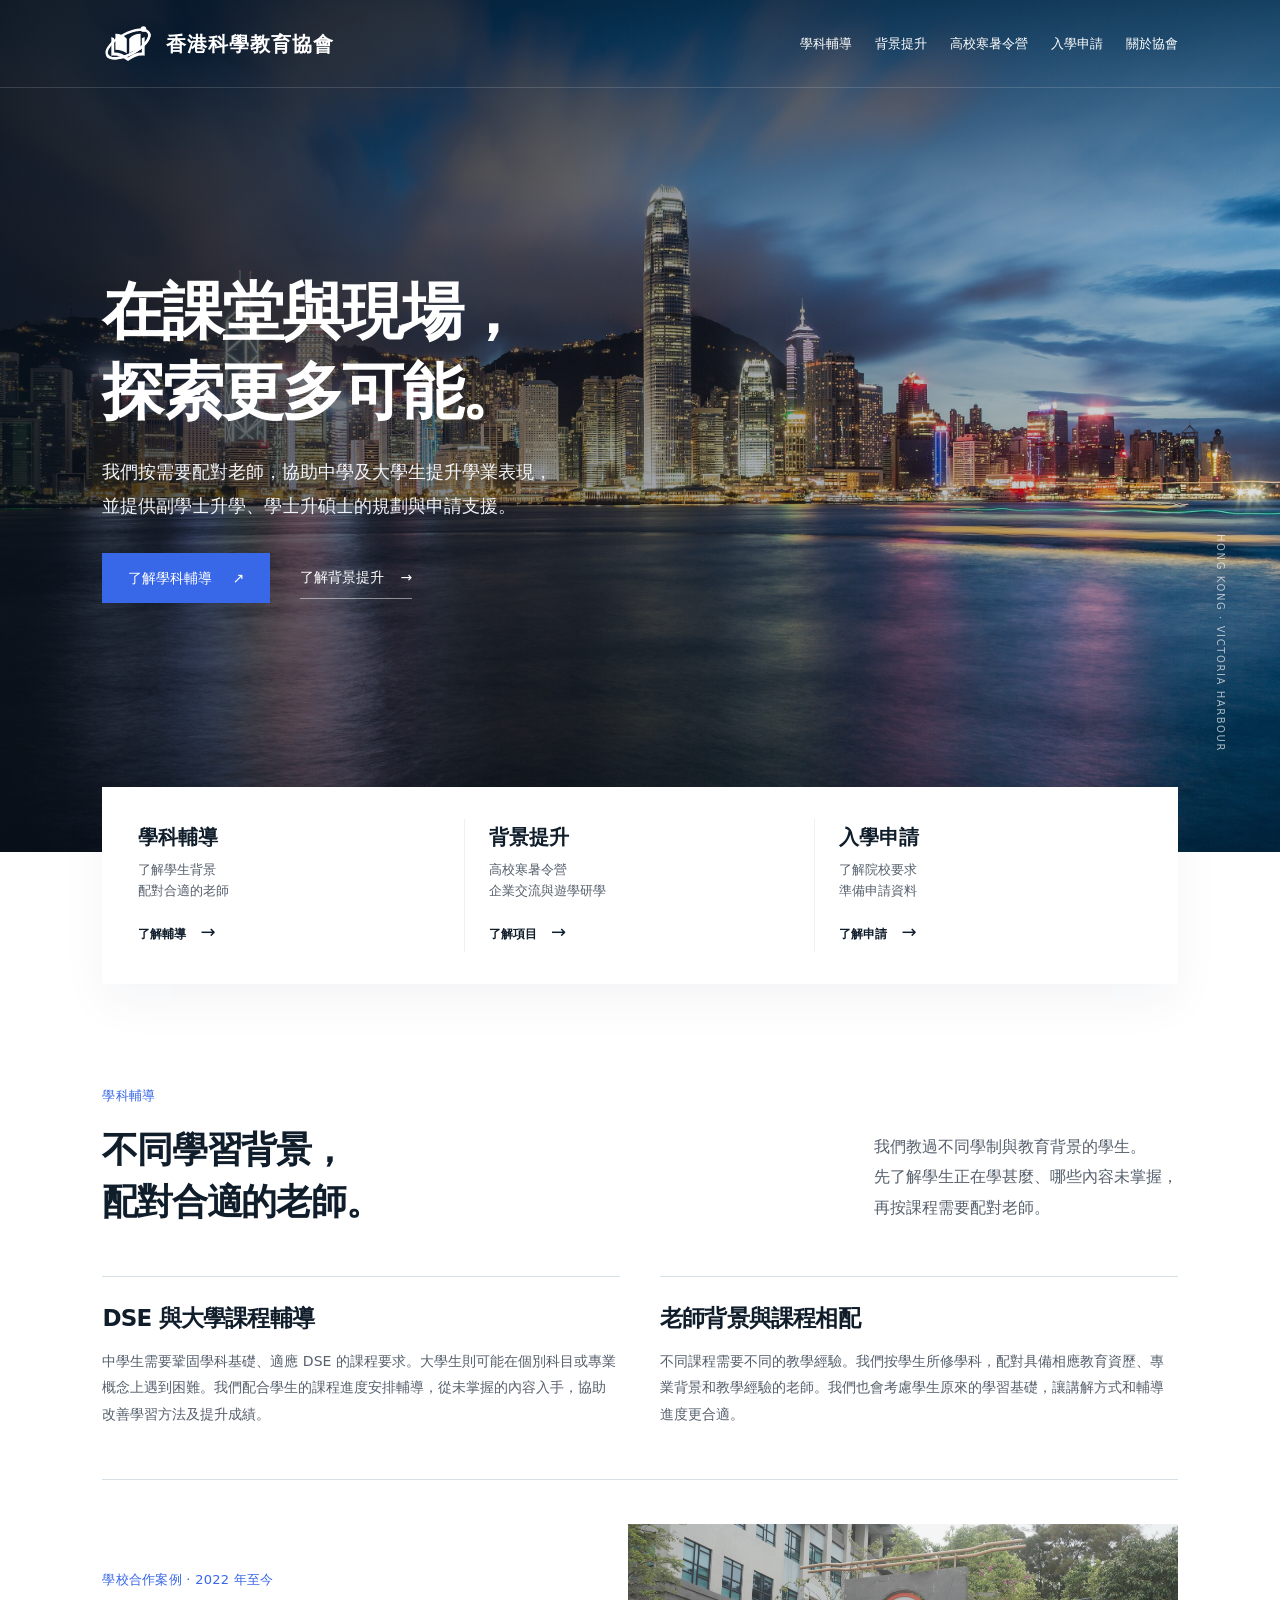
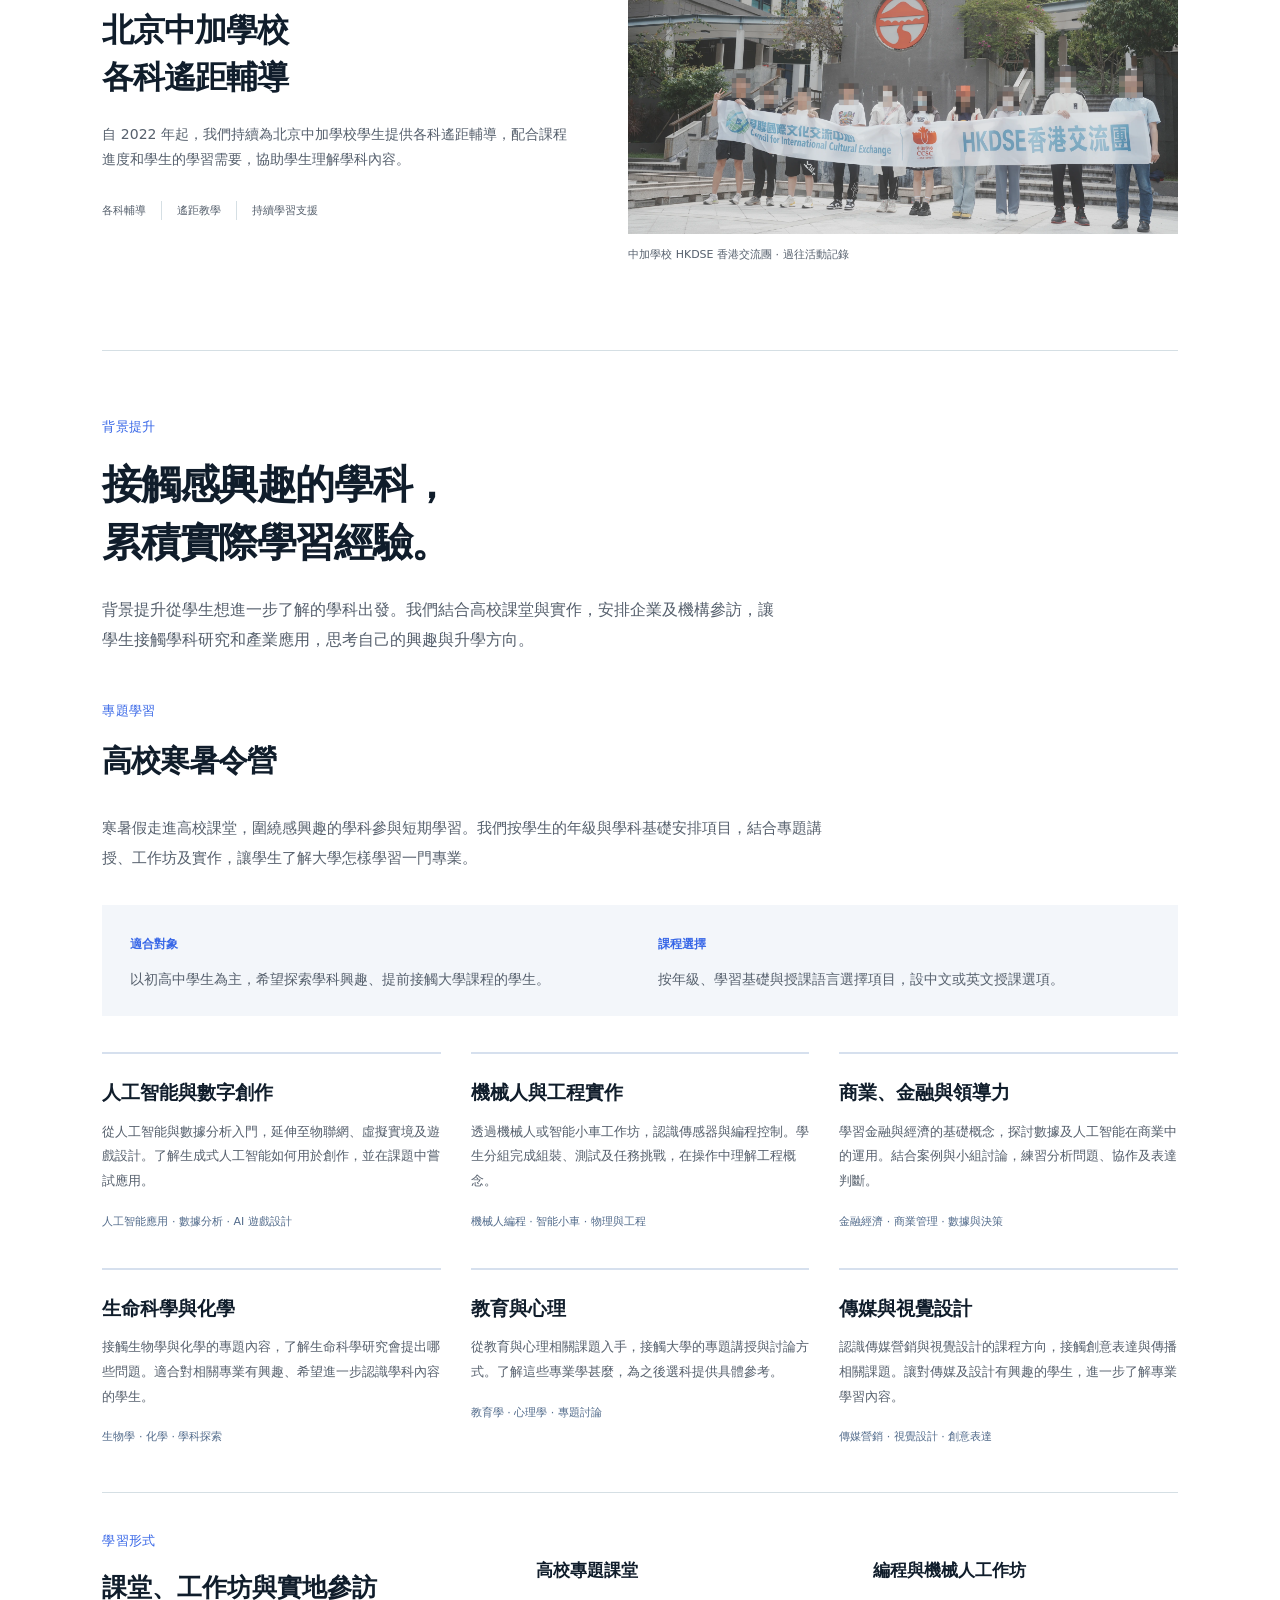
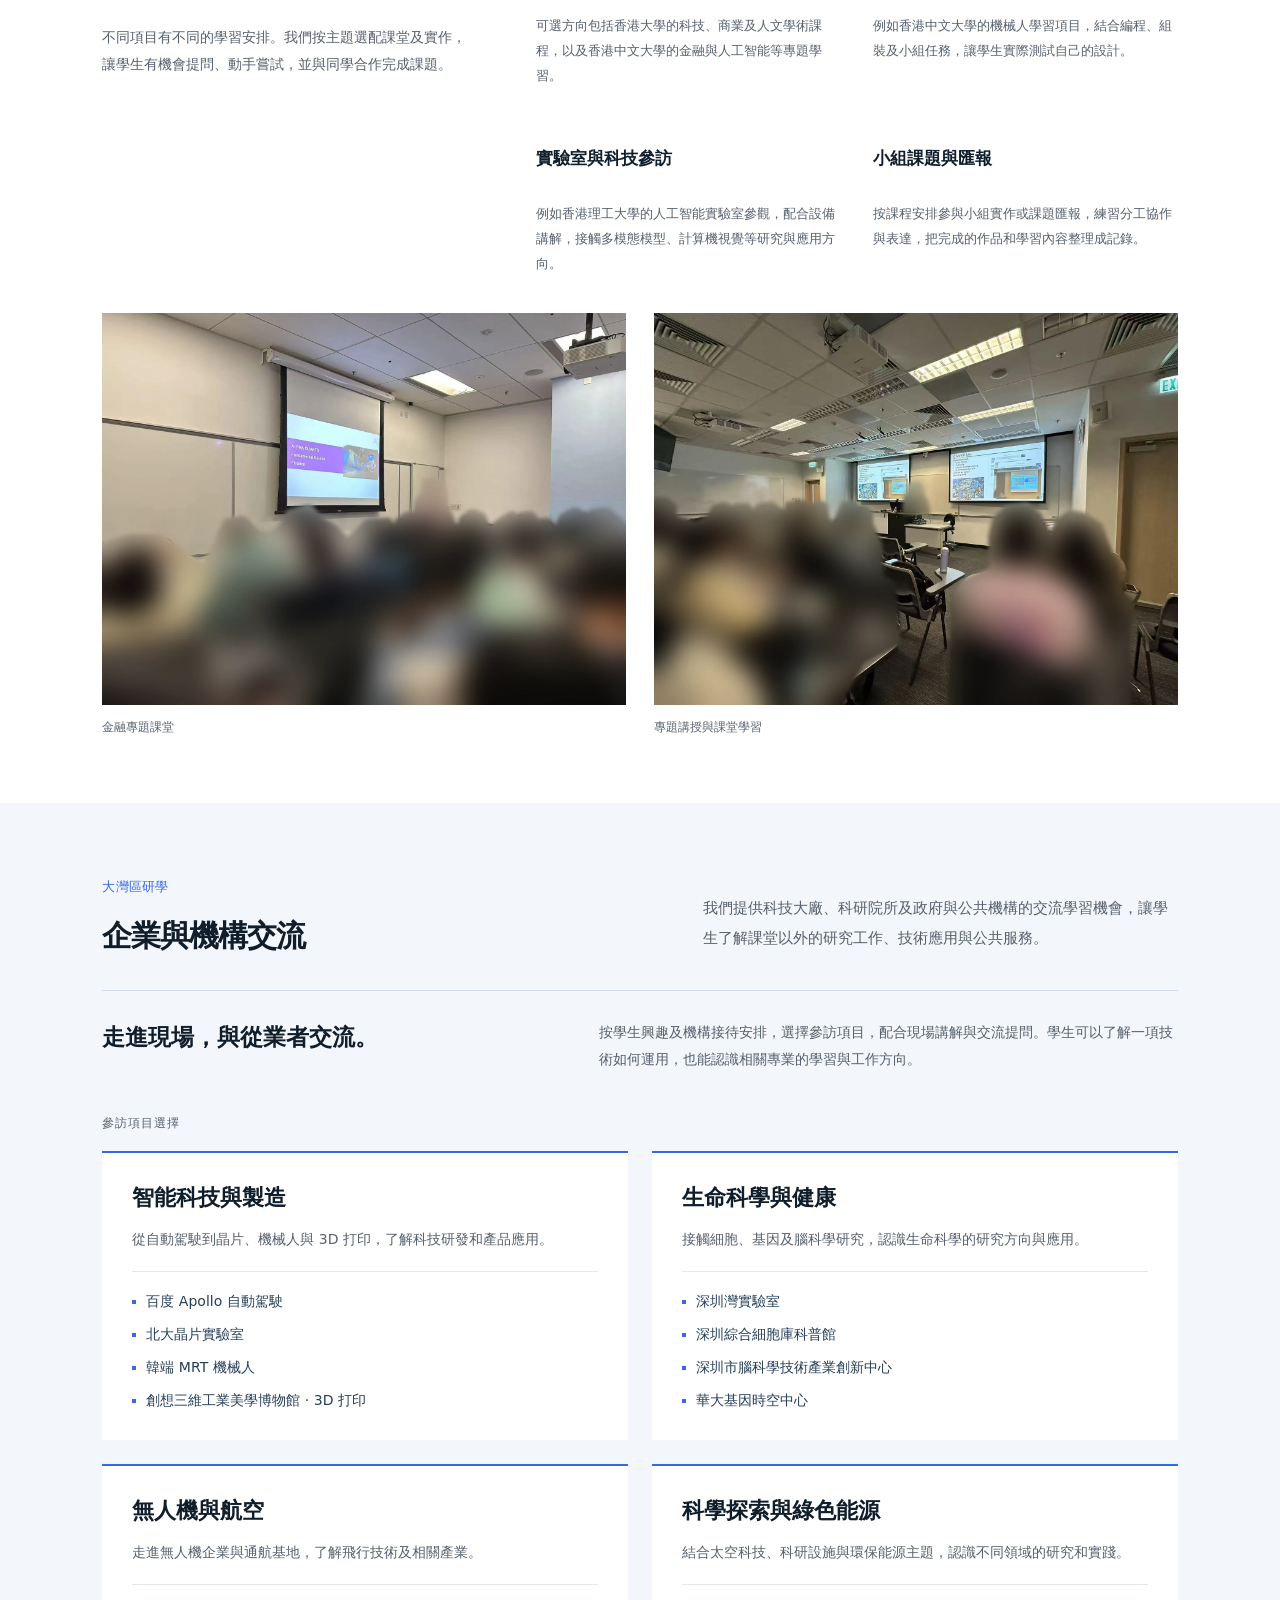
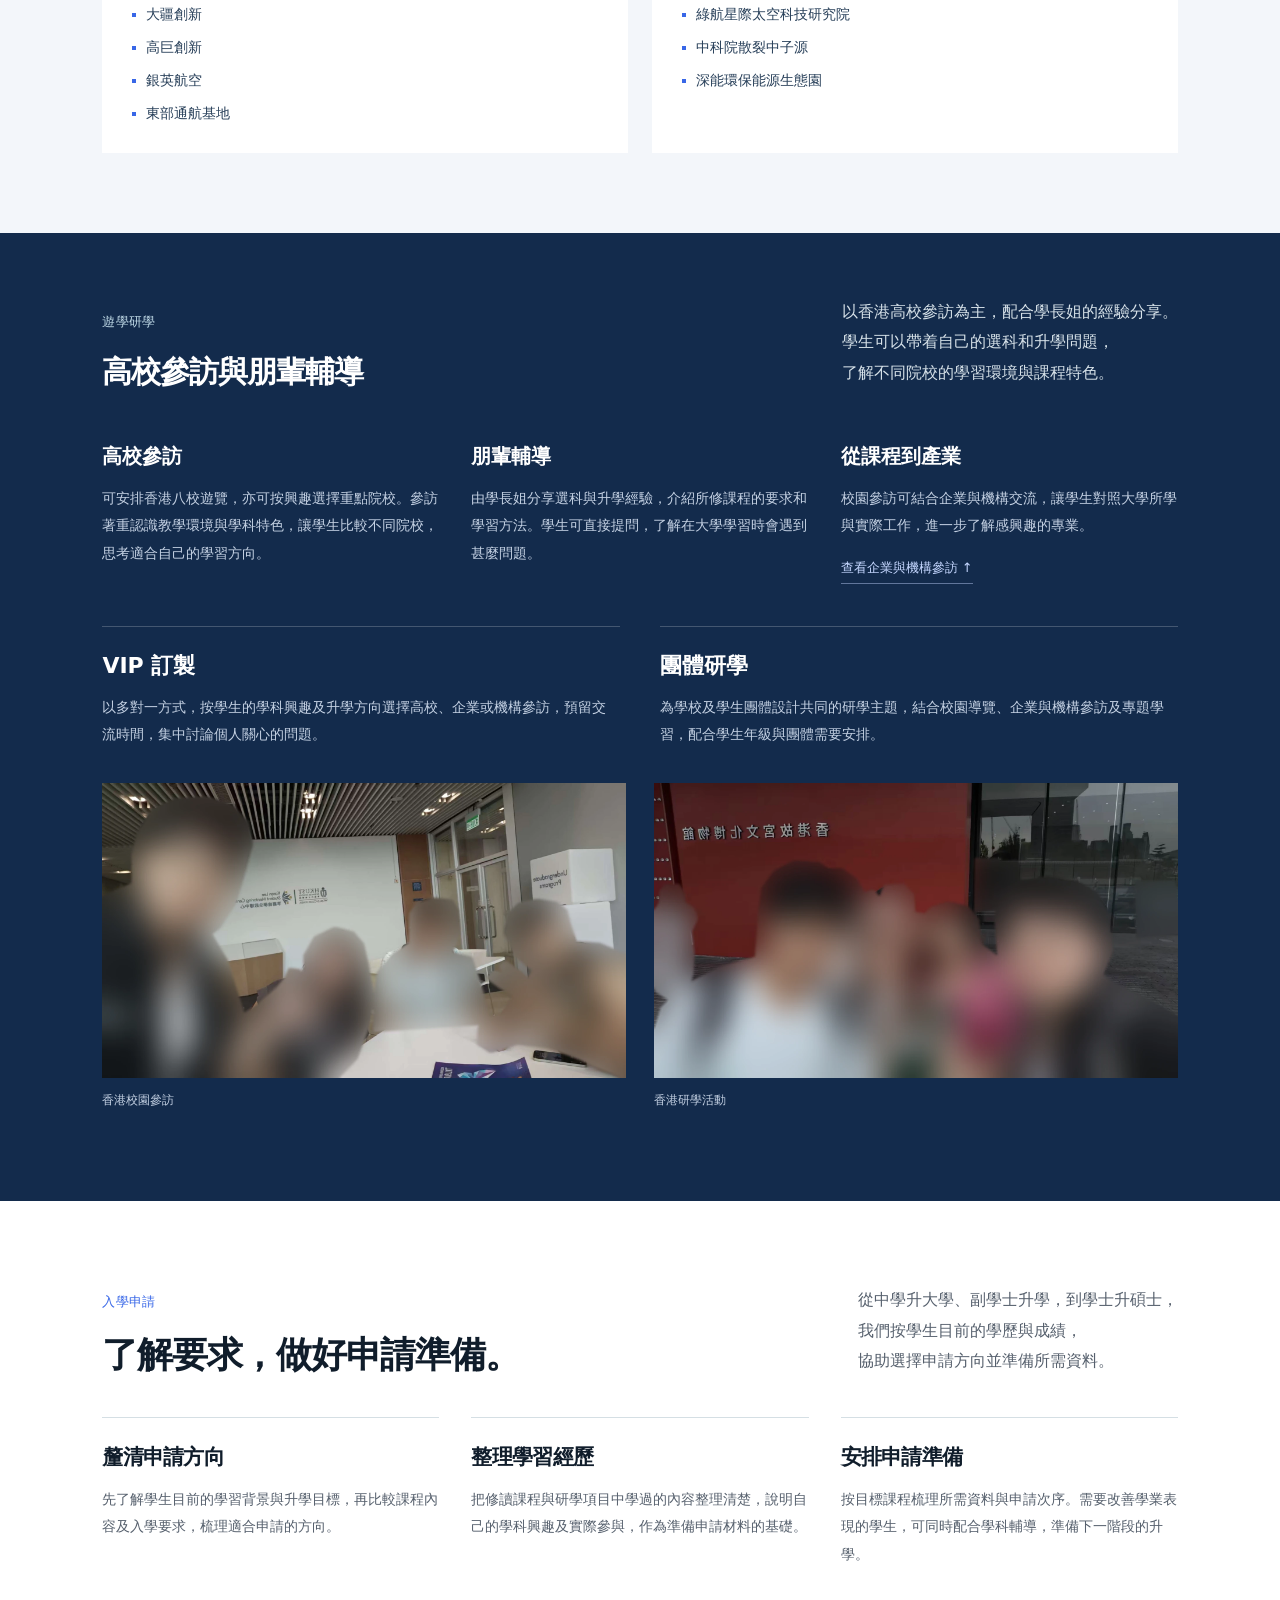
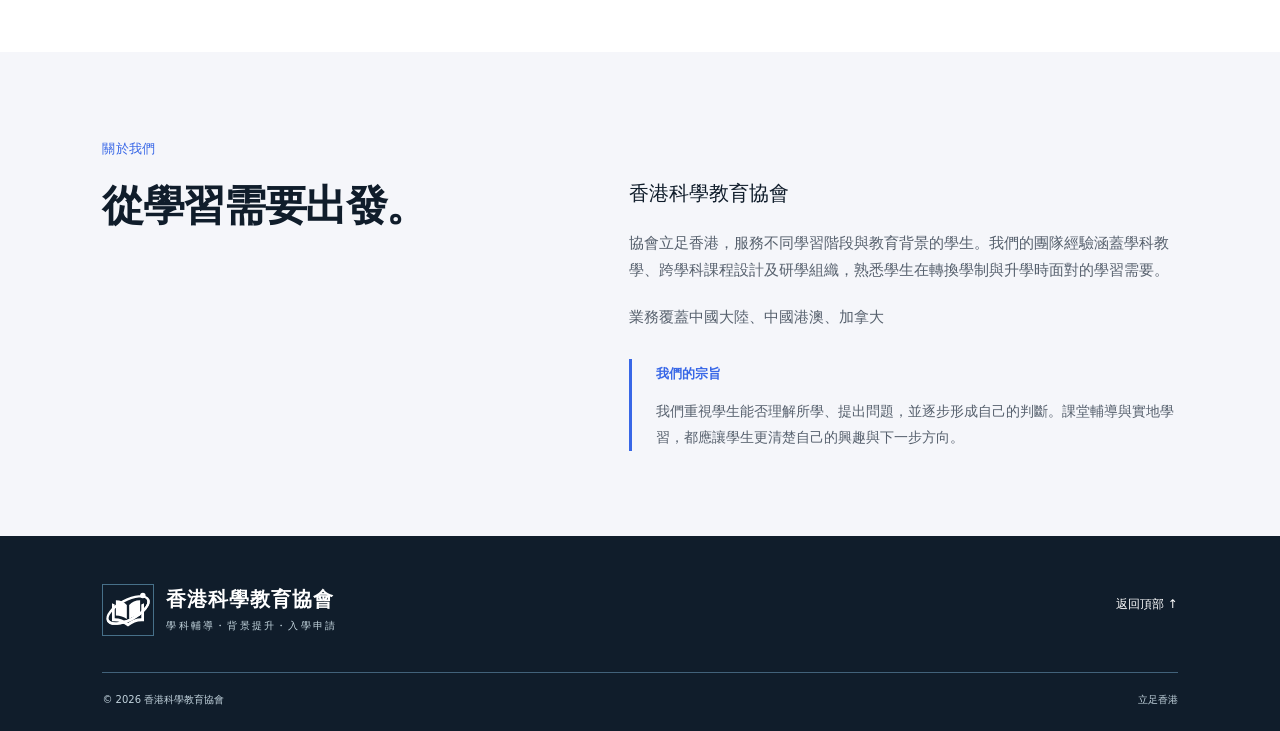
<file: education/index.html>
<!doctype html>
<html lang="zh-Hant">
<head>
<meta charset="utf-8"><meta name="viewport" content="width=device-width,initial-scale=1">
<meta name="description" content="香港科學教育協會：中學與大學學業輔導、老師配對、背景提升，以及副學士升學與碩士申請支援。">
<link rel="canonical" href="https://hkleading.com/education/">
<meta name="theme-color" content="#123c5b"><title>香港科學教育協會｜學科輔導、背景提升與入學申請</title>
<link rel="icon" href="assets/logo-mark-colour.svg" type="image/svg+xml"><link rel="stylesheet" href="styles.css">
<link rel="stylesheet" href="reference.css?v=20261119-camps"><script src="app.js?v=20261116-background" defer></script>
</head>
<body>
<a class="skip" href="#main">跳到主要內容</a>
<header class="header">
<a class="brand" href="#home" aria-label="香港科學教育協會 首頁"><img src="assets/logo-mark-white.svg" alt="" width="46" height="46"><span><strong>香港科學教育協會</strong></span></a>
<button class="menu-toggle" aria-label="開啟選單" aria-expanded="false" aria-controls="main-nav"><span></span><span></span></button>
<nav id="main-nav" aria-label="主選單"><a href="#courses">學科輔導</a><a href="#development">背景提升</a><a href="#specialist-courses">高校寒暑令營</a><a href="#admissions">入學申請</a><a href="#about">關於協會</a></nav>
</header>
<main id="main">
<section class="hero" id="home">
<img class="hero-backdrop" src="assets/victoria-harbour.jpg" alt="從九龍望向香港維多利亞港及港島天際線" fetchpriority="high" width="3840" height="2160">
<div class="hero-shade"></div><div class="hero-copy container"><h1>在課堂與現場，<br>探索更多可能。</h1><p>我們按需要配對老師，協助中學及大學生提升學業表現，<br>並提供副學士升學、學士升碩士的規劃與申請支援。</p><div class="hero-actions"><a class="button primary" href="#courses">了解學科輔導 <span aria-hidden="true">↗</span></a><a class="text-link" href="#development">了解背景提升 <span aria-hidden="true">→</span></a></div></div>
<span class="harbour-caption">HONG KONG · VICTORIA HARBOUR</span>
</section>
<div class="service-band student-services container" aria-label="教育服務"><a href="#courses"><div><h2>學科輔導</h2><p>了解學生背景<br>配對合適的老師</p><span>了解輔導 <b>→</b></span></div></a><a href="#development"><div><h2>背景提升</h2><p>高校寒暑令營<br>企業交流與遊學研學</p><span>了解項目 <b>→</b></span></div></a><a href="#admissions"><div><h2>入學申請</h2><p>了解院校要求<br>準備申請資料</p><span>了解申請 <b>→</b></span></div></a></div>
<section class="tutoring-section container" id="courses" aria-labelledby="tutoring-title"><div class="section-top"><div><span class="section-label">學科輔導</span><h2 id="tutoring-title">不同學習背景，<br>配對合適的老師。</h2></div><p>我們教過不同學制與教育背景的學生。<br>先了解學生正在學甚麼、哪些內容未掌握，<br>再按課程需要配對老師。</p></div><div class="tutoring-options"><article><h3>DSE 與大學課程輔導</h3><p>中學生需要鞏固學科基礎、適應 DSE 的課程要求。大學生則可能在個別科目或專業概念上遇到困難。我們配合學生的課程進度安排輔導，從未掌握的內容入手，協助改善學習方法及提升成績。</p></article><article><h3>老師背景與課程相配</h3><p>不同課程需要不同的教學經驗。我們按學生所修學科，配對具備相應教育資歷、專業背景和教學經驗的老師。我們也會考慮學生原來的學習基礎，讓講解方式和輔導進度更合適。</p></article></div>
<section class="feature school-case" id="projects"><div class="feature-copy"><span class="section-label">學校合作案例 · 2022 年至今</span><h2>北京中加學校<br>各科遙距輔導</h2><p>自 2022 年起，我們持續為北京中加學校學生提供各科遙距輔導，配合課程進度和學生的學習需要，協助學生理解學科內容。</p><div class="feature-meta"><span>各科輔導</span><span>遙距教學</span><span>持續學習支援</span></div></div><div class="project-media"><figure class="project-photo"><img src="assets/beijing-visit-redacted.webp" alt="中加學校 HKDSE 香港交流團合照，所有人物面部已打碼" loading="lazy" width="2100" height="1182"><figcaption>中加學校 HKDSE 香港交流團 · 過往活動記錄</figcaption></figure></div></section>
</section>
<section class="background-development" id="development" aria-labelledby="development-title"><div class="container development-intro"><span class="section-label">背景提升</span><h2 id="development-title">接觸感興趣的學科，<br>累積實際學習經驗。</h2><p>背景提升從學生想進一步了解的學科出發。我們結合高校課堂與實作，安排企業及機構參訪，讓學生接觸學科研究和產業應用，思考自己的興趣與升學方向。</p></div><section class="specialist-courses container" id="specialist-courses" aria-labelledby="specialist-title"><div class="section-top"><div><span class="section-label">專題學習</span><h3 id="specialist-title">高校寒暑令營</h3></div></div><p class="camp-intro">寒暑假走進高校課堂，圍繞感興趣的學科參與短期學習。我們按學生的年級與學科基礎安排項目，結合專題講授、工作坊及實作，讓學生了解大學怎樣學習一門專業。</p>
<div class="camp-fit"><div><span>適合對象</span><p>以初高中學生為主，希望探索學科興趣、提前接觸大學課程的學生。</p></div><div><span>課程選擇</span><p>按年級、學習基礎與授課語言選擇項目，設中文或英文授課選項。</p></div></div>
<div class="specialist-grid training-grid camp-subjects" aria-label="課程方向">
<article><h4>人工智能與數字創作</h4><p>從人工智能與數據分析入門，延伸至物聯網、虛擬實境及遊戲設計。了解生成式人工智能如何用於創作，並在課題中嘗試應用。</p><span class="camp-topics">人工智能應用 · 數據分析 · AI 遊戲設計</span></article>
<article><h4>機械人與工程實作</h4><p>透過機械人或智能小車工作坊，認識傳感器與編程控制。學生分組完成組裝、測試及任務挑戰，在操作中理解工程概念。</p><span class="camp-topics">機械人編程 · 智能小車 · 物理與工程</span></article>
<article><h4>商業、金融與領導力</h4><p>學習金融與經濟的基礎概念，探討數據及人工智能在商業中的運用。結合案例與小組討論，練習分析問題、協作及表達判斷。</p><span class="camp-topics">金融經濟 · 商業管理 · 數據與決策</span></article>
<article><h4>生命科學與化學</h4><p>接觸生物學與化學的專題內容，了解生命科學研究會提出哪些問題。適合對相關專業有興趣、希望進一步認識學科內容的學生。</p><span class="camp-topics">生物學 · 化學 · 學科探索</span></article>
<article><h4>教育與心理</h4><p>從教育與心理相關課題入手，接觸大學的專題講授與討論方式。了解這些專業學甚麼，為之後選科提供具體參考。</p><span class="camp-topics">教育學 · 心理學 · 專題討論</span></article>
<article><h4>傳媒與視覺設計</h4><p>認識傳媒營銷與視覺設計的課程方向，接觸創意表達與傳播相關課題。讓對傳媒及設計有興趣的學生，進一步了解專業學習內容。</p><span class="camp-topics">傳媒營銷 · 視覺設計 · 創意表達</span></article>
</div>
<div class="camp-learning"><div class="camp-learning-heading"><span class="section-label">學習形式</span><h4>課堂、工作坊與實地參訪</h4><p>不同項目有不同的學習安排。我們按主題選配課堂及實作，讓學生有機會提問、動手嘗試，並與同學合作完成課題。</p></div><div class="camp-learning-items"><article><h5>高校專題課堂</h5><p>可選方向包括香港大學的科技、商業及人文學術課程，以及香港中文大學的金融與人工智能等專題學習。</p></article><article><h5>編程與機械人工作坊</h5><p>例如香港中文大學的機械人學習項目，結合編程、組裝及小組任務，讓學生實際測試自己的設計。</p></article><article><h5>實驗室與科技參訪</h5><p>例如香港理工大學的人工智能實驗室參觀，配合設備講解，接觸多模態模型、計算機視覺等研究與應用方向。</p></article><article><h5>小組課題與匯報</h5><p>按課程安排參與小組實作或課題匯報，練習分工協作與表達，把完成的作品和學習內容整理成記錄。</p></article></div></div>
<div class="classroom-gallery" aria-label="專題課堂記錄"><figure><img src="assets/classroom-finance-redacted.webp" alt="金融專題課堂，人物已整體模糊處理，保留投影與課室環境" width="1707" height="1280" loading="lazy"><figcaption>金融專題課堂</figcaption></figure><figure><img src="assets/classroom-seminar-redacted.webp" alt="專題講授現場，人物已整體模糊處理，保留投影與課室環境" width="1707" height="1280" loading="lazy"><figcaption>專題講授與課堂學習</figcaption></figure></div></section>
<section class="institution-visits" id="institution-visits" aria-labelledby="institution-title"><div class="container"><div class="section-top"><div><span class="section-label">大灣區研學</span><h3 id="institution-title">企業與機構交流</h3></div><p>我們提供科技大廠、科研院所及政府與公共機構的交流學習機會，讓學生了解課堂以外的研究工作、技術應用與公共服務。</p></div><div class="visit-intro"><h4>走進現場，與從業者交流。</h4><p>按學生興趣及機構接待安排，選擇參訪項目，配合現場講解與交流提問。學生可以了解一項技術如何運用，也能認識相關專業的學習與工作方向。</p></div><p class="visit-list-label">參訪項目選擇</p><div class="institution-grid"><article><h4>智能科技與製造</h4><p>從自動駕駛到晶片、機械人與 3D 打印，了解科技研發和產品應用。</p><ul><li>百度 Apollo 自動駕駛</li><li>北大晶片實驗室</li><li>韓端 MRT 機械人</li><li>創想三維工業美學博物館 · 3D 打印</li></ul></article><article><h4>生命科學與健康</h4><p>接觸細胞、基因及腦科學研究，認識生命科學的研究方向與應用。</p><ul><li>深圳灣實驗室</li><li>深圳綜合細胞庫科普館</li><li>深圳市腦科學技術產業創新中心</li><li>華大基因時空中心</li></ul></article><article><h4>無人機與航空</h4><p>走進無人機企業與通航基地，了解飛行技術及相關產業。</p><ul><li>大疆創新</li><li>高巨創新</li><li>銀英航空</li><li>東部通航基地</li></ul></article><article><h4>科學探索與綠色能源</h4><p>結合太空科技、科研設施與環保能源主題，認識不同領域的研究和實踐。</p><ul><li>綠航星際太空科技研究院</li><li>中科院散裂中子源</li><li>深能環保能源生態園</li></ul></article></div></div></section>
<section class="journeys" id="journeys" aria-labelledby="journeys-title"><div class="container"><div class="section-top"><div><span class="section-label">遊學研學</span><h3 id="journeys-title">高校參訪與朋輩輔導</h3></div><p>以香港高校參訪為主，配合學長姐的經驗分享。<br>學生可以帶着自己的選科和升學問題，<br>了解不同院校的學習環境與課程特色。</p></div><div class="tour-focus"><article><h4>高校參訪</h4><p>可安排香港八校遊覽，亦可按興趣選擇重點院校。參訪著重認識教學環境與學科特色，讓學生比較不同院校，思考適合自己的學習方向。</p></article><article><h4>朋輩輔導</h4><p>由學長姐分享選科與升學經驗，介紹所修課程的要求和學習方法。學生可直接提問，了解在大學學習時會遇到甚麼問題。</p></article><article><h4>從課程到產業</h4><p>校園參訪可結合企業與機構交流，讓學生對照大學所學與實際工作，進一步了解感興趣的專業。</p><a class="visit-inline-link" href="#institution-visits">查看企業與機構參訪 <span aria-hidden="true">↑</span></a></article></div><div class="study-formats" id="vip-study" aria-label="參與形式"><article><h4>VIP 訂製</h4><p>以多對一方式，按學生的學科興趣及升學方向選擇高校、企業或機構參訪，預留交流時間，集中討論個人關心的問題。</p></article><article><h4>團體研學</h4><p>為學校及學生團體設計共同的研學主題，結合校園導覽、企業與機構參訪及專題學習，配合學生年級與團體需要安排。</p></article></div><div class="vip-gallery"><figure><img src="assets/vip-campus-redacted.webp?v=soft2" alt="香港校園參訪，人物已整體模糊處理" width="1800" height="1012" loading="lazy"><figcaption>香港校園參訪</figcaption></figure><figure><img src="assets/vip-hongkong-life-redacted.webp?v=soft2" alt="香港文化參訪，人物及背景路人已整體模糊處理" width="1800" height="1012" loading="lazy"><figcaption>香港研學活動</figcaption></figure></div></div></section></section>
<section class="admissions-section container" id="admissions" aria-labelledby="admissions-title"><div class="section-top"><div><span class="section-label">入學申請</span><h2 id="admissions-title">了解要求，做好申請準備。</h2></div><p>從中學升大學、副學士升學，到學士升碩士，<br>我們按學生目前的學歷與成績，<br>協助選擇申請方向並準備所需資料。</p></div><div class="admissions-details"><article><h3>釐清申請方向</h3><p>先了解學生目前的學習背景與升學目標，再比較課程內容及入學要求，梳理適合申請的方向。</p></article><article><h3>整理學習經歷</h3><p>把修讀課程與研學項目中學過的內容整理清楚，說明自己的學科興趣及實際參與，作為準備申請材料的基礎。</p></article><article><h3>安排申請準備</h3><p>按目標課程梳理所需資料與申請次序。需要改善學業表現的學生，可同時配合學科輔導，準備下一階段的升學。</p></article></div></section>
<section class="about" id="about"><div class="container"><div class="about-intro"><div><span class="section-label">關於我們</span><h2>從學習需要出發。</h2></div><div><p class="lead">香港科學教育協會</p><p>協會立足香港，服務不同學習階段與教育背景的學生。我們的團隊經驗涵蓋學科教學、跨學科課程設計及研學組織，熟悉學生在轉換學制與升學時面對的學習需要。</p><p class="business-coverage">業務覆蓋中國大陸、中國港澳、加拿大</p><div class="association-mission"><span>我們的宗旨</span><p>我們重視學生能否理解所學、提出問題，並逐步形成自己的判斷。課堂輔導與實地學習，都應讓學生更清楚自己的興趣與下一步方向。</p></div></div></div></div></section>
</main>
<footer><div class="container footer-main"><a class="brand footer-brand" href="#home"><img src="assets/logo-mark-white.svg" alt="" width="46" height="46"><span><strong>香港科學教育協會</strong><small>學科輔導・背景提升・入學申請</small></span></a><a class="back-top" href="#home">返回頂部 ↑</a></div><div class="container footer-bottom"><span>© 2026 香港科學教育協會</span><span>立足香港</span></div></footer>
</body></html>
</file>
<file: design.css>
:root{--paper:#f5f5f3;--paper-2:#ececea;--cream:#fafaf8;--ink:#252624;--muted:#5d5f59;--gold:#68664f;--gold-2:#d4d1b6;--dark:#20211f;--line:rgba(30,32,28,.15);--line-soft:rgba(30,32,28,.07);--sans:-apple-system,BlinkMacSystemFont,"Helvetica Neue","PingFang HK","PingFang TC","Microsoft JhengHei",sans-serif;--serif:var(--sans);--fraunces:var(--sans);--mono:var(--sans);--max:1280px}
body{font-family:var(--sans)}
section[id]{scroll-margin-top:100px}
.container{width:min(var(--max),100% - 96px);margin-inline:auto;position:relative;z-index:2}
.sr-only{position:absolute;width:1px;height:1px;padding:0;margin:-1px;overflow:hidden;clip-path:inset(50%);white-space:nowrap;border:0}
.nav{position:absolute;left:0;right:0;top:0;background:transparent;border:0;backdrop-filter:none;-webkit-backdrop-filter:none;z-index:20}
.nav-inner{height:88px}
.nav.scrolled{position:fixed;background:rgba(248,248,246,.86);backdrop-filter:blur(24px);-webkit-backdrop-filter:blur(24px);box-shadow:0 1px 0 rgba(30,32,28,.08)}
.nav.scrolled::after{content:"";position:absolute;left:0;right:0;top:100%;height:16px;background:linear-gradient(to bottom,rgba(30,32,28,.12),rgba(30,32,28,0));pointer-events:none}
.brand-mark{font-size:24px;font-weight:700;letter-spacing:.04em;display:flex;align-items:center;gap:13px}
.brand-mark span{font-size:10px;font-weight:600;letter-spacing:.13em;border-left:1px solid #b8b9b3;padding-left:13px}
.nav-links{gap:30px;font-size:12px;letter-spacing:.04em}
.nav-links a{color:var(--ink);opacity:1;position:relative}
.nav-links a::after{content:"";position:absolute;left:0;right:100%;bottom:-8px;height:1.5px;background:var(--ink);transition:right .4s cubic-bezier(.22,.61,.36,1)}
.nav-links a:hover::after{right:0}
.nav-links a[aria-current=true]{color:var(--ink)}
.nav-links a[aria-current=true]::after{right:0}
.nav-links a:hover{color:var(--muted)}
.nav-cta{font-size:12px;letter-spacing:.04em;background:var(--ink);color:white;padding:10px 20px}
.nav-cta:hover{background:#454640;color:white}
.menu-btn{color:var(--ink);border-color:var(--line);border-radius:50%}
.mobile-menu{z-index:19;background:rgba(245,245,243,.97);gap:30px}
.mobile-menu a{color:var(--ink)}
.mobile-menu[hidden]{display:none}
.hero{background:var(--paper);color:var(--ink);min-height:100svh;padding:112px 0 22px;display:flex;align-items:stretch;overflow:hidden}
.hero-inner{display:flex;flex-direction:column;justify-content:space-between;position:relative;z-index:2}
.page-geometry{position:fixed;inset:0;z-index:1;pointer-events:none;overflow:hidden;--light-x:65%;--light-y:36%;--light-opacity:0}
.page-geometry svg{position:absolute;inset:0;width:100%;height:100%;fill:none;stroke-width:1;vector-effect:non-scaling-stroke}
.geometry-lines{stroke:#777b70;opacity:.14}
.geometry-light{position:absolute;inset:0;background:radial-gradient(ellipse 250px 210px at var(--light-x) var(--light-y),rgba(255,255,255,.9),rgba(255,255,255,.35) 42%,rgba(110,117,98,.065) 72%,transparent 100%);opacity:var(--light-opacity);transition:opacity .4s ease}
.page-geometry .geometry-illuminated{stroke:#8e9879;stroke-width:1.5;opacity:var(--light-opacity);mask-image:radial-gradient(circle 250px at var(--light-x) var(--light-y),#000,transparent 90%);-webkit-mask-image:radial-gradient(circle 250px at var(--light-x) var(--light-y),#000,transparent 90%);transition:opacity .4s ease}
.hero-kicker{display:flex;justify-content:space-between;align-items:center;font-size:12px;color:var(--muted);letter-spacing:.13em}
.hero-kicker span:last-child{font-size:10px;letter-spacing:.14em}
.letter-art{position:relative;width:min(100%,1060px);margin:12px auto 8px;isolation:isolate}
.letter-art h1{margin:0;max-width:none;width:100%;font-size:inherit;line-height:1;letter-spacing:0}
.letter-art h1 img{width:100%;height:auto;max-height:49svh;object-fit:contain;filter:drop-shadow(0 2px 1px rgba(53,55,46,.22)) drop-shadow(0 10px 6px rgba(40,43,34,.12)) drop-shadow(0 27px 18px rgba(40,43,34,.14)) drop-shadow(0 52px 44px rgba(40,43,34,.16));animation:letter-breathe 12s cubic-bezier(.45,0,.55,1) infinite;will-change:transform}
@keyframes letter-breathe{0%,100%{transform:translate3d(0,4px,0)}50%{transform:translate3d(0,-4px,0)}}
.letter-art.motion-paused h1 img,.letter-art.preview-open h1 img,.letter-art.offscreen h1 img{animation-play-state:paused}
.letter-art.offscreen h1 img{will-change:auto}
.hero-motion-controls{display:flex;align-items:center;gap:18px}
.motion-toggle{border:0;background:none;color:var(--muted);font:inherit;letter-spacing:inherit;cursor:pointer;min-height:32px;padding:4px 0}
.motion-toggle:hover{color:var(--ink)}
.motion-toggle:disabled{cursor:default;opacity:.65}
@media(hover:hover) and (pointer:fine){.letter-art:hover h1 img{animation-play-state:paused}}
.art-label{position:absolute;right:0;bottom:0;font-size:10px;color:var(--muted);letter-spacing:.15em;writing-mode:vertical-rl}
.work-preview{position:fixed;top:0;left:0;width:min(420px,calc(100vw - 32px));max-height:calc(100svh - 32px);overflow:hidden;border-radius:20px;padding:8px;background:rgba(250,250,248,.9);border:1px solid rgba(255,255,255,.95);box-shadow:0 22px 65px rgba(30,32,28,.2),inset 0 0 0 1px rgba(255,255,255,.6);backdrop-filter:blur(24px);-webkit-backdrop-filter:blur(24px);pointer-events:none;z-index:30;color:var(--ink)}
.work-preview[hidden]{display:none}
.work-preview:not([hidden]){animation:preview-in .38s cubic-bezier(.22,.61,.36,1) both}
@keyframes preview-in{from{opacity:0;scale:.96}to{opacity:1;scale:1}}
.preview-image{height:min(260px,36svh);display:flex;align-items:center;justify-content:center;border-radius:13px;background:#e8e9e4;overflow:hidden}
.preview-image img{width:100%;height:100%;object-fit:contain}
.preview-image img[hidden],.preview-error[hidden]{display:none}
.preview-error{font-size:12px;color:var(--muted)}
.preview-info{padding:15px 13px 10px}
.preview-kicker{display:flex;justify-content:space-between;font-size:9px;letter-spacing:.14em;color:var(--muted)}
.preview-info h3{margin:8px 0 12px;font-size:18px;font-weight:600;line-height:1.4;letter-spacing:-.02em}
.preview-info dl{display:grid;gap:5px;font-size:11px;line-height:1.65}
.preview-info dl>div{display:grid;grid-template-columns:65px 1fr;gap:10px}
.preview-info dt{color:var(--muted)}
.preview-info dd{margin:0}
.preview-info p{font-size:10px;color:var(--muted);margin-top:9px;padding-top:9px;border-top:1px solid var(--line-soft)}
.preview-controls{display:flex;align-items:center;gap:10px}
.preview-controls [hidden]{display:none}
.hero-bottom{display:flex;align-items:center;justify-content:space-between;gap:24px;padding:14px 0 24px}
.hero-bottom>div:first-child{display:flex;align-items:center;gap:38px}
.hero-bottom h2{font-size:clamp(22px,2.15vw,32px);font-weight:600;line-height:1.45;letter-spacing:-.035em}
.hero-bottom p{font-size:12px;line-height:1.9;color:var(--muted)}
.hero-actions{display:flex;flex-direction:column;align-items:center;gap:10px}
.primary-button{background:var(--ink);color:white;border-radius:999px;padding:15px 24px;font-size:12px;display:flex;gap:34px;align-items:center;transition:background .2s,transform .2s}
.primary-button:hover{background:#44473e;transform:translateY(-2px)}
.primary-button span{font-size:19px;line-height:1}
.effect-toggle{font:11px var(--sans);border:0;background:none;color:var(--muted);min-height:32px;padding:4px 12px;cursor:pointer}
.effect-toggle[aria-expanded=true]{color:var(--ink)}
.effect-toggle span{margin-left:10px}
.hero-footnote{border-top:1px solid var(--line);padding-top:16px;display:flex;justify-content:space-between;gap:16px;color:var(--muted);font-size:10px;letter-spacing:.08em}
.hero-footnote a{color:var(--ink)}
.proof-strip{display:flex;align-items:center;justify-content:space-between;gap:26px;padding:46px 0;border-bottom:1px solid var(--line)}
.proof-strip>div{display:flex;flex-direction:column;gap:4px}
.proof-strip strong{font-size:32px;font-weight:500;line-height:1.2;letter-spacing:-.05em}
.proof-strip span,.proof-strip p{font-size:11px;color:var(--muted)}
.proof-strip p{max-width:170px;line-height:1.9}
section:not(.hero){padding:104px 0}
.about{background:var(--paper);border:0}
.sec-head{gap:16px 24px;margin-bottom:54px}
.sec-head .no{font-size:13px;line-height:2;color:var(--muted);align-self:start}
.sec-head h2{font-size:clamp(26px,3.2vw,42px);font-weight:550;letter-spacing:-.045em;line-height:1.25}
.sec-head .sub{font-size:14px;line-height:1.9}
.about-copy .lead{font-size:25px;font-weight:500;line-height:1.65;letter-spacing:-.025em}
.about-copy p{font-size:14px;line-height:2}
.about-fig{gap:12px;align-items:start}
.about-fig figure{border:0;border-radius:12px;background:#eeeee9}
.about-fig figure:nth-child(2){margin-top:65px}
.about-fig figcaption{font-size:10px;letter-spacing:.02em;border:0;padding:12px}
#services{background:#edeeea}
.svc-list{border-top:1px solid var(--line)}
.svc{grid-template-columns:64px 1fr minmax(0,440px);padding:28px 0}
.svc .idx{font-size:12px;color:var(--muted)}
.svc h3{font-size:22px;font-weight:500;letter-spacing:-.02em}
.svc p{font-size:13px}
.work-cat{margin-bottom:96px}
.cat-head{gap:16px;flex-wrap:wrap}
.cat-head h3{font-size:20px;letter-spacing:-.035em}
.cat-head .cn{font-size:11px;letter-spacing:.04em;white-space:normal}
.project{grid-template-columns:minmax(260px,.9fr) 1.4fr;gap:64px;padding:56px 0}
.project .tag{font-size:10px;letter-spacing:.06em;border-color:var(--line);color:var(--muted)}
.project h4{font-weight:550;font-size:30px;letter-spacing:-.025em;line-height:1.4}
.project .en{font-size:12px;line-height:1.7}
.project .desc{font-size:14px;line-height:1.9}
.project-synopsis{display:grid;gap:16px;margin-top:22px}
.project--app .info{position:relative}
.app-mark{display:block;width:36px;height:36px;object-fit:contain;margin:0 0 14px;border-radius:9px;background:#f1f1ec}
.gallery.app-gallery{display:flex;flex-direction:row;align-items:flex-end;justify-content:center;min-height:420px;padding:10px 0 26px;overflow:visible}
.gallery.app-gallery .gallery-item,.gallery.app-gallery .gallery-item:only-child{width:38%;align-self:flex-end;margin:0;padding:0;--card-angle:0deg}
.gallery.app-gallery .gallery-item+.gallery-item{margin-top:0;margin-left:-16%}
.gallery.app-gallery .gallery-item:nth-child(1){z-index:1;--card-angle:-6deg}
.gallery.app-gallery .gallery-item:nth-child(2){z-index:3;--card-angle:0deg}
.gallery.app-gallery .gallery-item:nth-child(3){z-index:2;--card-angle:6deg}
.gallery.app-gallery figure{transform-origin:50% 100%}
.gallery.app-gallery .gallery-item:hover,.gallery.app-gallery .gallery-item.is-highlighted,.gallery.app-gallery .gallery-item:focus-within{z-index:12}
.course-gallery .gallery-item{width:92%}
.project-subhead{display:flex;align-items:baseline;gap:14px;margin:42px 0 -8px;padding-top:32px;border-top:1px solid var(--line)}
.project-subhead span{font-size:10px;color:var(--muted);letter-spacing:.06em}
.project-subhead h3{font-size:16px;font-weight:500;letter-spacing:-.02em}
.project-subhead em{font-size:11px;font-style:normal;font-weight:400;color:var(--muted);letter-spacing:.02em;margin-left:8px}
@media(max-width:600px){.app-mark{width:31px;height:31px;margin-bottom:12px}.gallery.app-gallery{min-height:320px;padding:4px 0 16px}.gallery.app-gallery .gallery-item,.gallery.app-gallery .gallery-item:only-child{width:42%;padding:0}.gallery.app-gallery .gallery-item+.gallery-item{margin-left:-18%}.gallery.app-gallery .gallery-item:nth-child(1){--card-angle:-5deg}.gallery.app-gallery .gallery-item:nth-child(3){--card-angle:5deg}.course-gallery .gallery-item{width:95%}.project-subhead{margin-top:24px;padding-top:24px}.project-subhead h3{font-size:15px}.project-subhead em{display:block;margin:4px 0 0;font-size:10px}}
.meta{font-size:12px;gap:12px}
.meta .row b{font-size:10px;letter-spacing:.02em}
.project .notes{font-size:12px}
.gallery{columns:auto;display:flex;flex-direction:column;gap:0;padding:8px 3px 10px}
.gallery-item{position:relative;z-index:1;width:88%;align-self:flex-start;padding:8px 0;--card-angle:-.65deg}
.gallery-item:nth-child(even){align-self:flex-end;--card-angle:.65deg}
.gallery-item+.gallery-item{margin-top:-22px}
.gallery-item:only-child{width:96%;align-self:center;--card-angle:0deg}
.gallery figure{position:relative;overflow:visible;border:1px solid rgba(255,255,255,.95);border-radius:13px;margin:0;background:#fafaf7;transform:rotate(var(--card-angle));box-shadow:0 6px 20px rgba(35,38,28,.07);transition:transform .4s cubic-bezier(.22,.61,.36,1),box-shadow .4s cubic-bezier(.22,.61,.36,1)}
.gallery figure::after{content:"";position:absolute;inset:0;border-radius:inherit;box-shadow:0 0 0 100vmax rgba(19,22,18,.26);pointer-events:none;opacity:0;transition:opacity .2s ease}
.gallery-open{position:relative;display:block;width:100%;border:0;padding:0;background:none;border-radius:12px 12px 0 0;cursor:zoom-in;color:var(--ink)}
.gallery-open img{width:100%;height:auto;border-radius:12px 12px 0 0}
.gallery-open:focus-visible{outline-offset:5px}
.gallery-zoom{position:absolute;right:12px;bottom:12px;display:grid;place-items:center;width:32px;height:32px;background:rgba(250,250,248,.9);border:1px solid rgba(255,255,255,.9);border-radius:50%;font-size:17px;opacity:0;transition:opacity .2s}
.gallery figcaption{font-size:11px;letter-spacing:.02em;line-height:1.6;border:0;padding:12px 16px 28px;color:var(--muted)}
.work>.container.gallery-focus-scope{z-index:25}
.gallery-item.is-highlighted{z-index:5}
.gallery-item.is-highlighted figure{transform:translateY(-7px) rotate(0deg);box-shadow:0 18px 40px rgba(30,32,25,.16)}
.gallery-item.is-highlighted figure::after,.gallery-item.is-highlighted .gallery-zoom{opacity:1}
.gallery-lightbox{position:fixed;inset:0;width:min(1040px,calc(100vw - 40px));max-width:none;max-height:calc(100svh - 40px);margin:auto;padding:0;border:1px solid rgba(255,255,255,.85);border-radius:20px;background:#f6f6f2;color:var(--ink);overflow:auto;box-shadow:0 30px 100px rgba(0,0,0,.24)}
.gallery-lightbox::backdrop{background:rgba(20,23,19,.62);backdrop-filter:blur(6px);-webkit-backdrop-filter:blur(6px)}
.gallery-lightbox[open]{animation:lightbox-in .34s cubic-bezier(.22,.61,.36,1) both}
@keyframes lightbox-in{from{opacity:0;scale:.96;translate:0 12px}to{opacity:1;scale:1;translate:0 0}}
.lightbox-shell{padding:20px}
.lightbox-header{display:flex;align-items:center;justify-content:space-between;gap:20px;margin-bottom:16px}
.lightbox-kicker{font-size:9px;color:var(--muted);letter-spacing:.16em}
.lightbox-header h2{font-size:18px;font-weight:550;line-height:1.5;margin-top:4px}
.gallery-lightbox button{flex-shrink:0;display:grid;place-items:center;width:44px;height:44px;border:1px solid var(--line);border-radius:50%;background:transparent;font-size:22px;color:var(--ink);cursor:pointer}
.gallery-lightbox button:hover{background:#e9ebe3}
.gallery-lightbox button:disabled{opacity:.35;cursor:default}
.lightbox-image{display:flex;align-items:center;justify-content:center;min-height:160px;background:#e7e9e1;border-radius:10px;overflow:hidden}
.lightbox-image img{width:auto;max-width:100%;height:auto;max-height:min(64svh,640px);object-fit:contain}
.lightbox-image [hidden]{display:none}
.lightbox-image p{padding:40px;font-size:14px}
.lightbox-footer{display:flex;align-items:center;justify-content:space-between;gap:20px;padding-top:16px}
.lightbox-footer p{font-size:12px;color:var(--muted)}
.lightbox-navigation{display:flex;align-items:center;gap:16px;white-space:nowrap}
#lightboxCount{font-size:11px;font-variant-numeric:tabular-nums}
.cta-line{font-size:11px;letter-spacing:.04em;min-height:36px}
.vogue{background:transparent;color:var(--ink);border:0}
.vogue .sec-head h2,.vogue .sec-head .sub,.vogue-inner p{color:var(--ink)}
.vogue .sec-head .no,.vogue .eyebrow{color:var(--muted)}
.vogue-inner h3{font-weight:500;letter-spacing:-.03em}
.vogue figure{border:0;border-radius:14px}
.footer::before{display:none}
.footer h2{font-weight:500;letter-spacing:-.03em}
.footer .sub{font-size:14px}
.footer :focus-visible{outline-color:white}
.reveal{opacity:1;transform:none}
.fx-w>span{transform:none}
a:active,button:active{opacity:.75}
@media(min-width:1600px){.letter-art{width:1180px}.hero{padding-top:130px}.hero-bottom{padding-bottom:36px}}
@media(max-width:1000px){.hero-bottom>div:first-child{gap:22px}.hero-bottom p{max-width:190px}.project{gap:32px}.container{width:calc(100% - 64px)}}
@media(max-width:820px){.about-grid,.project{grid-template-columns:1fr}.project .info{position:static}.hero-bottom>div:first-child{display:block}.hero-bottom p{margin-top:12px;max-width:none}.svc{grid-template-columns:40px 1fr}.svc p{grid-column:2}.proof-strip p{display:none}}
@media(max-width:600px){
  .container{width:calc(100% - 40px)}
  .nav-inner{height:76px}.brand-mark{font-size:22px}.brand-mark span{font-size:9px}
  .hero{padding:100px 0 20px;min-height:100svh}
  .geometry-lines{opacity:.1}
  .hero-kicker{font-size:11px}.hero-kicker span:last-child{font-size:8px;letter-spacing:.05em;max-width:145px;text-align:right}
  .letter-art{margin:34px auto 26px;width:calc(100% + 12px);align-self:center}
  .letter-art h1 img{max-height:none}.art-label{display:none}
  .hero-bottom{display:block;padding:10px 0 28px}.hero-bottom h2{font-size:27px;line-height:1.45}
  .hero-bottom p{font-size:12px;margin-top:16px}
  .hero-actions{flex-direction:row;gap:8px;justify-content:space-between;margin-top:26px}
  .primary-button{padding:13px 19px;gap:20px;font-size:11px}.effect-toggle{font-size:10px;padding:4px}
  .hero-footnote{font-size:9px;letter-spacing:0}.pointer-hint{display:none}
  .hero-footnote{gap:8px;align-items:center}.hero-motion-controls{gap:0}.motion-toggle{white-space:nowrap;font-size:9px;min-height:36px}
  .preview-controls{gap:5px;flex-wrap:wrap;justify-content:flex-end}.preview-image{height:min(210px,30svh)}.preview-info h3{font-size:16px}.preview-info{padding:12px 10px 8px}
  .proof-strip{padding:32px 0;gap:20px}.proof-strip strong{font-size:26px}.proof-strip span{font-size:9px}
  section:not(.hero){padding:66px 0}.sec-head{gap:12px;margin-bottom:34px}.sec-head h2{font-size:26px}.sec-head .sub{font-size:12px}
  .about-copy .lead{font-size:22px}.about-copy p{font-size:13px}.about-grid{gap:26px}.about-fig figure:nth-child(2){margin-top:35px}
  .svc{gap:12px;padding:24px 0}.svc h3{font-size:21px}.svc p{font-size:12px}
  .cat-head .rule{display:none}.cat-head{gap:6px;display:block}.cat-head h3{font-size:20px}.cat-head .cn{display:block;margin-top:5px}
  .project{padding:36px 0;gap:25px}.project h4{font-size:26px}.gallery{columns:1}.work-cat{margin-bottom:55px}
  .gallery-item{width:95%;--card-angle:-.35deg}.gallery-item:nth-child(even){--card-angle:.35deg}.gallery-item+.gallery-item{margin-top:-16px}.gallery-zoom{opacity:1}.gallery figcaption{font-size:10px;padding-bottom:23px}
  .gallery-lightbox{width:calc(100vw - 24px);max-height:calc(100svh - 24px);border-radius:15px}.lightbox-shell{padding:14px}.lightbox-header h2{font-size:15px}.lightbox-footer{gap:12px;align-items:flex-start}.lightbox-navigation{gap:8px}.lightbox-footer p{font-size:10px}.lightbox-image img{max-height:52svh}
  .footer{padding:70px 0 28px}.footer h2{font-size:30px}.contact-row{gap:28px}.footer-bottom{margin-top:54px}.footer-bottom img{height:29px;max-width:100%}.contact-item .val{font-size:18px}
}
@media(prefers-reduced-motion:reduce){html{scroll-behavior:auto}.primary-button:hover{transform:none}.geometry-light,.page-geometry .geometry-illuminated{transition:none}}
@media(prefers-reduced-motion:reduce){.letter-art h1 img{animation:none;transform:none}.gallery figure,.gallery-item.is-highlighted figure{transform:none;transition:none}.gallery figure::after,.gallery-zoom{transition:none}}


/* =========================================================================
   Consolidated base + structure (moved from index.html inline styles so the
   site relies on a single stylesheet). Values match the previously rendered
   design; no visual change intended.
   ========================================================================= */
*{box-sizing:border-box;margin:0;padding:0}
html{scroll-behavior:smooth}
body{background:var(--paper);color:var(--ink);line-height:1.8;overflow-x:hidden;-webkit-font-smoothing:antialiased}
::selection{background:var(--ink);color:var(--cream)}
img{display:block;max-width:100%;height:auto}
a{color:inherit;text-decoration:none}
:focus-visible{outline:2px solid var(--ink);outline-offset:3px}
.skip{position:absolute;left:-999px;top:12px;z-index:10001;background:var(--ink);color:var(--cream);padding:10px 16px;font-weight:600}
.skip:focus{left:12px}

/* nav structural pieces previously only in inline styles */
.nav-inner{display:flex;align-items:center;justify-content:space-between}
.nav-links{display:flex;align-items:center}
.nav-cta{display:inline-flex;align-items:center;border-radius:999px}
.menu-btn{display:none}
.mobile-menu{display:none;position:fixed;inset:0;flex-direction:column;justify-content:center;align-items:center}
.mobile-menu.open{display:flex}

/* section layout previously only in inline styles */
.sec-head{display:grid;grid-template-columns:auto 1fr}
.sec-head h2{align-self:end}
.sec-head .sub{grid-column:2}
.about-grid{display:grid;grid-template-columns:1.1fr 1fr;gap:56px;align-items:start}
.about-fig{display:grid;grid-template-columns:1fr 1fr}
.about-fig figure{overflow:hidden}
.about-fig img{width:100%;height:auto}
.svc{display:grid;border-bottom:1px solid var(--line);align-items:baseline;transition:padding-left .4s cubic-bezier(.22,.61,.36,1)}
.svc:hover{padding-left:10px}
.svc:hover h3{color:var(--gold)}
.cat-head{display:flex;align-items:center;margin-bottom:8px}
.cat-head .rule{flex:1;height:1px;background:var(--ink);opacity:.25}
.project{display:grid;border-bottom:1px solid var(--line)}
.project .info{position:sticky;top:96px;align-self:start}
.project .tag{display:inline-block;border:1px solid var(--line);padding:6px 12px;border-radius:999px}
.project h4{margin:20px 0 6px}
.project .en{margin-bottom:22px}
.meta{display:grid;margin:22px 0}
.meta .row{display:grid;grid-template-columns:58px 1fr;gap:12px;color:var(--muted)}
.project .notes{list-style:none;display:grid;gap:8px;margin-top:16px}
.project .notes li{position:relative;padding-left:16px}
.project .notes li::before{content:"";position:absolute;left:0;top:.62em;width:6px;height:6px;background:var(--gold);border-radius:50%}
.cta-line{display:inline-flex;align-items:center;border-bottom:1px solid var(--ink);padding-bottom:4px;transition:gap .4s cubic-bezier(.22,.61,.36,1)}
.cta-line:hover{gap:14px;color:var(--gold);border-color:var(--gold)}

/* vogue + footer layout previously only in inline styles */
.vogue-inner{display:grid;grid-template-columns:1fr 1.4fr;gap:48px;align-items:center}
.vogue-inner h3{font-size:clamp(1.6rem,3vw,2.4rem);line-height:1.25}
.vogue-inner p{margin-top:14px}
.vogue img{width:100%;height:auto}
.footer{background:var(--dark);color:var(--cream);padding:110px 0 36px;position:relative;overflow:hidden}
.footer h2{font-size:clamp(2.2rem,5.5vw,4rem);line-height:1.12;text-align:center}
.footer .sub{color:var(--cream);opacity:.6;text-align:center;max-width:520px;margin:16px auto 52px}
.contact-row{display:flex;justify-content:center;gap:64px;flex-wrap:wrap;position:relative;z-index:1}
.contact-item{display:flex;flex-direction:column;align-items:center;gap:10px}
.contact-item .lbl{font-size:10px;letter-spacing:.24em;text-transform:uppercase;color:var(--cream);opacity:.55}
.contact-item .val{font-size:1.25rem;transition:color .25s ease}
.contact-item:hover .val{color:var(--gold-2)}
.footer-bottom{margin-top:80px;padding-top:26px;border-top:1px solid rgba(247,240,219,.14);display:flex;justify-content:space-between;align-items:center;gap:20px;flex-wrap:wrap;position:relative;z-index:1}
.footer-bottom img{height:34px;width:auto;object-fit:contain}
.footer-bottom small{font-size:9px;letter-spacing:.14em;color:var(--cream);opacity:.6}
.footer-bottom .legal{font-size:10px;letter-spacing:.16em;color:var(--cream);opacity:.55}

/* responsive rules previously only in inline styles */
@media(max-width:860px){.nav-links,.nav-cta{display:none}.menu-btn{display:inline-flex;align-items:center;justify-content:center}}
@media(max-width:820px){.vogue-inner{grid-template-columns:1fr}}
@media(max-width:760px){.svc{grid-template-rows:auto auto}}

/* =========================================================================
   apple-design improvements
   ========================================================================= */
/* §1 response: press feedback on pointer-down (scale), not opacity-only */
.primary-button{transition:background .2s ease,transform .15s ease-out;will-change:transform}
.primary-button:active{transform:translateY(0) scale(.97);opacity:1}
.nav-cta:active{transform:scale(.96)}
.menu-btn:active{transform:scale(.94)}
.effect-toggle:active,.motion-toggle:active{transform:scale(.96)}
.gallery-open:active img{transform:scale(.985)}
button:active{opacity:.9}

/* §11 frame-level smoothness: hint compositor for hover-animated layers */
.gallery figure{will-change:transform,box-shadow}
.gallery-item.is-highlighted figure{will-change:transform,box-shadow}

/* §14 reduced transparency: make frost solid */
@media(prefers-reduced-transparency:reduce){
  .nav.scrolled,.work-preview{background:#f8f8f6;backdrop-filter:none;-webkit-backdrop-filter:none}
  .mobile-menu{background:#f5f5f3}
}
/* §14 increased contrast: near-solid surfaces with defined border */
@media(prefers-contrast:more){
  .nav.scrolled,.work-preview,.mobile-menu{background:#ffffff;border:1px solid var(--ink)}
}

/* §4 flexibility: 44px tap targets on touch devices */
@media(hover:none) and (pointer:coarse){
  .nav-cta,.effect-toggle,.motion-toggle,.cta-line,.primary-button{min-height:44px}
}
/* §14 reduced motion: no entrance animations */
@media(prefers-reduced-motion:reduce){
  .work-preview:not([hidden]){animation:none}
  .gallery-lightbox[open]{animation:none}
}

/* short screens (landscape phones / small phones): keep headline + CTA above the fold */
@media(max-height:700px){
  .hero{padding:64px 0 12px}
  .letter-art{margin:6px auto 6px}
  .letter-art h1 img{max-height:40svh}
}

/* =========================================================================
   Fix: the consolidated base rules above were appended after the media
   queries, so they re-overrode these mobile/tablet rules. Re-assert the
   overrides last so they win the cascade.
   ========================================================================= */
@media(max-width:820px){
  .about-grid{grid-template-columns:1fr}
  .project .info{position:static}
}
@media(max-width:600px){
  .about-grid{gap:26px}
  .footer{padding:70px 0 28px}
  .footer h2{font-size:30px}
  .contact-row{gap:28px}
  .contact-item .val{font-size:18px}
  .footer-bottom{margin-top:54px}
  .footer-bottom img{height:29px;max-width:100%}
}


/* Education entry: reuse the main site's graphite type and quiet borders. */
.education-feature{display:grid;grid-template-columns:1fr 1.1fr;gap:64px;align-items:center;padding-top:8px}.education-copy{max-width:480px}.education-mark{width:56px;height:56px;margin-bottom:24px}.education-copy h3{font-size:clamp(24px,2.5vw,34px);line-height:1.4;font-weight:550;letter-spacing:-.035em}.education-copy>p{font-size:14px;line-height:1.95;color:var(--muted);margin-top:20px}.education-topics{display:flex;flex-wrap:wrap;list-style:none;gap:10px 22px;padding:0;margin:24px 0 28px;color:var(--muted);font-size:12px}.education-copy .education-link{display:inline-flex}.education-visual{display:block;overflow:hidden;border-radius:3px}.education-visual img{width:100%;height:auto;aspect-ratio:4/3;object-fit:cover;object-position:50% 50%}
@media(max-width:1000px){.education-feature{gap:36px}}
@media(max-width:820px){.education-feature{grid-template-columns:1fr;gap:32px}.education-copy{max-width:600px}.education-visual img{aspect-ratio:16/9}}
@media(max-width:600px){.education-mark{width:46px;height:46px;margin-bottom:18px}.education-copy h3{font-size:25px}.education-copy>p{font-size:13px;margin-top:16px}.education-topics{margin:20px 0 24px}}
</file>
<file: education/styles.css>
:root{--blue:#123c5b;--ocean:#236c87;--paper:#fff;--mist:#edf4f6;--ink:#172e3c;--muted:#536776;--yellow:#eabe61;--line:#d5dfe4;--serif:'Songti TC','Noto Serif CJK TC','PMingLiU',serif;--sans:'PingFang TC','Microsoft JhengHei',system-ui,sans-serif}*{box-sizing:border-box}html{scroll-behavior:smooth;scroll-padding-top:100px}body{margin:0;color:var(--ink);font:16px/1.8 var(--sans);background:white}button,input,textarea,select{font:inherit}button,a{-webkit-tap-highlight-color:transparent}a{color:inherit;text-decoration:none}button{cursor:pointer}img{display:block;max-width:100%;object-fit:cover}button{color:inherit}button:disabled{cursor:not-allowed}button:focus-visible,a:focus-visible,input:focus-visible,select:focus-visible,textarea:focus-visible,[tabindex]:focus-visible{outline:3px solid var(--ocean);outline-offset:5px}p,h1,h2,h3,h4,figure{margin:0}p{color:var(--muted)}h1,h2{font-family:var(--serif);font-weight:600;letter-spacing:-.035em;line-height:1.35}h2{font-size:46px}h3{font-size:24px;line-height:1.5;font-weight:600}button{border:0;background:none}.container{width:min(1280px,88%);margin:auto}.skip{position:fixed;top:-100px;left:16px;z-index:500;background:var(--blue);color:white;padding:10px 20px}.skip:focus{top:12px}.preview-bar{min-height:34px;background:var(--mist);padding:3px 6%;display:flex;justify-content:space-between;align-items:center;font-size:12px;color:#465f6d}.preview-bar i{display:inline-block;width:6px;height:6px;border-radius:50%;background:var(--ocean);margin:0 7px 1px 0}.preview-bar button{font-size:12px;min-height:30px;padding:0 8px}.preview-bar button span{margin-left:12px}.header{height:94px;display:flex;align-items:center;justify-content:space-between;padding:0 5%;background:#fff;position:sticky;top:0;z-index:50;border-bottom:1px solid #e7ecee}.brand{display:flex;align-items:center;gap:12px;flex-shrink:0}.brand strong{display:block;font-size:21px;line-height:1.5;letter-spacing:.05em}.brand small{display:block;font-size:11px;letter-spacing:.2em;color:var(--muted)}nav{display:flex;align-items:center;gap:28px;font-size:14px}nav>a{padding:12px 0;position:relative}nav>a:not(.nav-contact):after{content:'';height:2px;width:0;left:0;bottom:6px;background:var(--ocean);position:absolute;transition:width .18s}nav>a:hover:after{width:100%}.nav-contact{border:1px solid var(--blue);padding:9px 17px}.nav-contact span{margin-left:15px}.menu-toggle{display:none}.hero{background:var(--mist);position:relative;display:grid;grid-template-columns:47% 53%;padding:56px 0 76px 6%;min-height:710px;overflow:hidden}.hero-copy{padding:10px 28px 0 0;position:relative;z-index:1}.hero-intro{font-size:13px;color:var(--ocean);display:flex;align-items:center;gap:12px;margin-bottom:26px}.tiny-line{height:1px;width:32px;background:var(--ocean)}h1{font-size:clamp(43px,4.5vw,72px);color:var(--blue);line-height:1.27}.hero-copy>p{font-size:17px;line-height:1.9;margin-top:27px}.hero-actions{display:flex;align-items:center;gap:25px;margin-top:30px}.button{display:inline-flex;align-items:center;justify-content:center;gap:28px;padding:12px 24px;min-height:49px;border:1px solid transparent;font-size:14px;line-height:1.6;transition:background .18s,transform .15s}.button:active{transform:scale(.98)}.primary{background:var(--blue);color:white}.primary:hover{background:var(--ocean)}.secondary{border-color:var(--blue);color:var(--blue);background:transparent}.secondary:hover{background:var(--mist)}.text-link{font-size:14px;border-bottom:1px solid var(--ink);padding:8px 0}.text-link span{margin-left:12px}.hero-partner{margin-top:38px;border-top:1px solid #c8d5dc;padding-top:14px;display:flex;gap:15px;font-size:11px;align-items:center;max-width:390px}.hero-partner span{color:var(--muted);flex-shrink:0}.hero-partner strong{font-weight:500}.hero-photo{position:relative;min-height:540px;margin:8px 0 0;overflow:hidden;border-radius:90px 0 0 0}.hero-photo>img{width:100%;height:100%;position:absolute;inset:0;object-position:50% 50%}.hero-photo:after{content:'';position:absolute;inset:45% 0 0;background:linear-gradient(transparent,rgba(8,30,43,.8))}.hero-photo figcaption{position:absolute;bottom:32px;left:36px;right:20px;color:#fff;z-index:1}.hero-photo figcaption>span{font-family:var(--serif);font-size:27px}.hero-photo small{display:block;margin-top:6px;font-size:12px;color:#f4f8fa}.photo-index{position:absolute;top:25px;right:26px;color:white;font-size:12px;line-height:1.4;background:var(--blue);padding:12px 15px;letter-spacing:.03em}.scroll-note{position:absolute;bottom:18px;left:6%;font-size:11px;color:var(--muted);display:flex;gap:15px}.scroll-note>span{font-size:20px}.section-label{display:block;font-size:13px;color:var(--ocean);margin-bottom:20px;letter-spacing:.09em}.approach{padding:105px 0 100px;display:grid;grid-template-columns:40% 60%;gap:0}.lead{font-size:25px;line-height:1.65;color:var(--ink);font-weight:500}.approach-body>p+p{margin-top:22px;max-width:580px}.direction-links{display:flex;margin-top:36px;gap:25px}.direction-links>a{flex:1;border-top:2px solid var(--line);padding-top:17px;position:relative;min-height:95px;transition:border-color .18s}.direction-links>a:hover{border-color:var(--ocean)}.direction-links span{font-size:18px;font-weight:600}.direction-links small{display:block;font-size:12px;margin-top:7px;color:var(--muted)}.direction-links b{position:absolute;right:0;top:16px;font-size:17px;font-weight:400}.courses{padding:90px 0 84px;background:#f4f7f8}.section-top{display:flex;align-items:flex-end;justify-content:space-between;gap:45px;margin-bottom:48px}.section-top>p{font-size:16px;line-height:1.9;padding-bottom:5px}.course-list{border-top:1px solid #b9ccd5}.course-row{width:100%;padding:27px 8px;display:grid;grid-template-columns:160px 1fr 150px 40px;align-items:center;text-align:left;border-bottom:1px solid #cbd8df;gap:25px;transition:background .2s,padding .2s}.course-row:hover{background:#e7f0f3;padding-left:18px}.course-symbol{font-size:25px;font-weight:500;color:var(--ocean);line-height:1.25}.course-symbol>span{display:block;font-size:11px;color:var(--muted);letter-spacing:.08em;margin-top:5px}.university-symbol{font-family:var(--serif)}.course-title strong{font-size:21px;font-weight:500;line-height:1.6}.course-title small{display:block;font-size:13px;color:var(--muted);margin-top:5px}.course-status{font-size:12px;color:#5b6f7c}.row-arrow{font-size:25px;text-align:right;color:var(--ocean)}.mobile-only{display:none}.feature{display:grid;grid-template-columns:43% 57%;padding:105px 0;gap:0;align-items:center}.feature-copy{padding-right:48px}.feature-copy h3{font-size:19px;margin-top:24px}.feature-copy p{font-size:15px;margin:18px 0 27px}.feature-meta{margin-top:25px;display:flex;gap:15px;font-size:11px;color:var(--muted)}.feature-meta>span+span{border-left:1px solid var(--line);padding-left:15px}.curriculum-placeholder{background:#eaf1f3;padding:24px 28px 18px;position:relative;border-radius:0 40px 0 0;overflow:hidden}.placeholder-top{display:flex;justify-content:space-between;align-items:center;font-size:12px;color:var(--muted)}.pending-pill{font-size:11px;border:1px dashed #8b9fa9;padding:2px 9px}.document-stack{position:relative;max-width:325px;margin:38px auto 28px;transform:rotate(-4deg)}.document-stack:before{content:'';position:absolute;inset:3% -4% -3% 4%;background:#d3dfe4;transform:rotate(9deg);border:1px solid #c2d0d7}.document-paper{position:relative;background:white;min-height:330px;padding:34px 32px;box-shadow:0 10px 28px #153d5815}.doc-mark{width:32px;height:32px;background:url('assets/mark.svg') center/contain no-repeat;margin-bottom:25px}.document-kicker{font-size:12px;color:var(--ocean)}.document-paper h3{font-family:var(--serif);font-size:27px;margin-top:10px}.doc-line{margin:24px 0 18px;width:32px;height:3px;background:var(--yellow)}.doc-grid{display:grid;grid-template-columns:1fr 1fr;gap:8px;font-size:11px;color:var(--muted)}.document-paper small{display:block;margin-top:24px;font-size:9px;color:#5c6b74}.curriculum-placeholder>p{text-align:center;font-size:11px;margin-top:30px}.culture{padding:0 0 100px}.culture-layout{display:grid;grid-template-columns:1.42fr 1fr;gap:45px}.image-button{position:relative;display:block;width:100%;padding:0;overflow:hidden;text-align:left}.image-button>img{width:100%;height:100%;aspect-ratio:1.55;transition:transform .5s}.image-button:hover>img{transform:scale(1.025)}.image-open{position:absolute;right:0;bottom:0;width:48px;height:48px;background:var(--yellow);color:var(--blue);display:grid;place-items:center;font-size:26px}.article-meta{font-size:12px;color:var(--muted);margin-top:22px;display:flex;gap:22px}.culture-layout h3{margin-top:10px}.culture-layout h3>button{text-align:left;padding:0;min-height:44px;font-size:inherit;font-weight:inherit}.culture-layout p{font-size:14px;margin-top:6px}.culture-main .image-button{height:390px}.culture-side .image-button{height:220px}.culture-side{display:flex;flex-direction:column;justify-content:space-between}.museum-card{display:flex;gap:20px;align-items:center;margin-top:25px;border-top:1px solid var(--line);padding-top:22px}.museum-card .article-meta{margin-top:0}.museum-card h3{font-size:21px}.museum-card p{font-size:12px}.small-symbol{font-size:46px;line-height:1;color:var(--ocean)}.circle-button{border:1px solid #a9bcc7;border-radius:50%;width:44px;height:44px;flex-shrink:0;font-size:20px;margin-left:auto}.source-note{font-size:12px;margin-top:30px}.journeys{background:var(--blue);color:white;padding:85px 0 90px}.journeys .section-label{color:#c0dae7}.journeys .section-top>p{color:#d7e2e9}.journey-tabs{display:flex;border-bottom:1px solid #6b889b;margin-bottom:30px;gap:35px}.journey-tabs button{font-size:16px;color:#cbdde7;padding:12px 3px 15px;min-height:48px;border-bottom:3px solid transparent}.journey-tabs button[aria-selected=true]{border-color:var(--yellow);color:#fff}.journey-panel{display:grid;grid-template-columns:53% 47%;background:white;color:var(--ink)}.journey-photo{position:relative;min-height:445px;overflow:hidden}.journey-photo img{height:100%;width:100%;position:absolute;inset:0}.journey-photo>span{position:absolute;bottom:0;left:0;padding:7px 15px;background:rgba(13,43,63,.88);font-size:11px;color:white}.journey-info{padding:36px 40px}.journey-topic{font-size:12px;color:var(--ocean)}.journey-info h3{font-family:var(--serif);font-size:29px;line-height:1.5;margin:13px 0}.journey-info>p{font-size:14px}.journey-info dl{margin:24px 0 15px;font-size:13px}.journey-info dl>div{display:flex;gap:20px;border-bottom:1px solid var(--line);padding:10px 0}.journey-info dt{flex:0 0 58px;color:var(--muted)}.journey-info dd{margin:0}.journey-info p.journey-pending{font-size:11px;color:#685d41;background:#faf6eb;padding:8px 10px;margin-bottom:20px}.journey-info .button{padding:10px 22px;min-height:46px}.journeys :focus-visible{outline-color:var(--yellow)}.learning{padding:100px 0;display:grid;grid-template-columns:51% 49%;gap:0}.learning h2{font-size:40px}.learning>div>p{font-size:12px;margin-top:22px}.learning-steps{padding:0;margin:0;list-style:none}.learning-steps li{display:flex;gap:25px;padding:0 0 24px;margin:0 0 24px;border-bottom:1px solid var(--line)}.learning-steps li:last-child{margin:0;padding:0;border:0}.learning-steps li>span{font-size:15px;color:var(--ocean);padding-top:5px}.learning-steps h3{font-size:20px}.learning-steps p{font-size:14px;margin-top:7px}.about{padding:85px 0;background:var(--mist)}.about-intro{display:grid;grid-template-columns:49% 51%;gap:0}.about-intro>div:last-child{padding-top:40px}.about-intro .lead{font-size:20px}.about-intro p+p{margin-top:20px;font-size:15px}.about-intro .about-pending{font-size:12px;color:#66737c}.people-heading{display:flex;justify-content:space-between;align-items:center;margin:65px 0 20px}.people-heading h3{font-size:21px}.people-heading>span{font-size:12px;color:var(--muted)}.people-grid{display:grid;grid-template-columns:repeat(3,1fr);gap:24px}.person-placeholder{border:1px dashed #aabdc7;padding:24px;position:relative;background:#ffffff50}.person-icon{font-size:29px;color:var(--ocean)}.person-placeholder h4{margin:15px 0 7px;font-size:17px;font-weight:500}.person-placeholder p{font-size:12px}.person-placeholder>span:last-child{position:absolute;right:16px;top:22px;font-size:10px;color:var(--muted)}.contact{padding:100px 0;display:grid;grid-template-columns:45fr 55fr;gap:0}.contact-copy>p{margin-top:26px}.contact-details{margin-top:36px;font-size:12px}.contact-details>span{display:block;color:var(--muted)}.contact-details>strong{display:block;margin-top:7px;font-weight:400}.contact form{padding:32px 36px;background:#f5f7f8}.form-intro{display:flex;align-items:center;justify-content:space-between;margin-bottom:24px}.form-intro h3{font-size:20px}.form-intro>span{font-size:11px;color:var(--muted)}.audience-options{display:flex;gap:10px;margin-bottom:22px}.audience-options>label{position:relative;flex:1;cursor:pointer}.audience-options input{position:absolute;opacity:0;inset:0;cursor:pointer}.audience-options span{display:block;border:1px solid var(--line);text-align:center;font-size:13px;padding:10px 6px;background:#fff}.audience-options input:checked+span{background:var(--blue);border-color:var(--blue);color:white}.audience-options input:focus-visible+span{outline:3px solid var(--ocean);outline-offset:3px}.form-grid{display:grid;grid-template-columns:1fr 1fr;gap:18px}form label{display:block;font-size:13px;color:var(--ink)}form>label{margin-top:17px}input:not([type=radio]),textarea,select{width:100%;border:1px solid #c6d2da;background:#fff;color:var(--ink);padding:10px 12px;margin-top:7px;border-radius:0;font-size:14px;min-height:46px}textarea{resize:vertical}input::placeholder,textarea::placeholder{color:#6c7e89;font-size:13px}.form-notice{font-size:11px;margin:18px 0;line-height:1.8}.form-result{margin-top:20px;padding:16px;background:#e5f0eb;font-size:13px;color:#214a3d}.form-result p{color:inherit}.form-result a{display:inline-block;margin-top:8px;text-decoration:underline;min-height:30px}footer{background:var(--blue);color:white;padding:48px 0 22px}.footer-main{display:flex;justify-content:space-between;align-items:flex-start;gap:30px}.footer-brand img{border:1px solid #477089;border-radius:12px}.footer-brand small{color:#c4d6df;letter-spacing:0;font-size:11px;margin-top:3px}.footer-main>div>span{font-size:10px;color:#afc7d5}.footer-main p{color:#fff;font-size:12px;margin:3px 0 12px}.back-top{font-size:12px;padding:10px 0}.footer-bottom{border-top:1px solid #42627a;margin-top:36px;padding-top:18px;display:flex;align-items:center;justify-content:space-between;gap:15px;color:#c2d3dd;font-size:10px}.footer-bottom>div{display:flex;gap:18px}.footer-bottom button{padding:8px 0;font-size:11px;color:#d8e4eb}dialog{padding:0;border:0;width:min(760px,calc(100% - 32px));max-height:88dvh;color:var(--ink);background:#fff;box-shadow:0 25px 90px #102c3c50}dialog::backdrop{background:#0b2636b3;backdrop-filter:blur(3px)}.dialog-close{position:sticky;top:12px;float:right;width:44px;height:44px;font-size:29px;line-height:1;background:white;border:1px solid #b9cbd5;border-radius:50%;z-index:2;margin:12px 12px -56px 0}.dialog-hero{width:100%;height:250px}.detail-body{padding:42px}.detail-eyebrow{font-size:12px;color:var(--ocean);margin-bottom:15px}.detail-body h2{font-size:32px;margin-bottom:22px;padding-right:26px}.detail-body h3{font-size:18px;margin:27px 0 12px}.detail-body p{font-size:15px;margin:13px 0}.detail-body ul{padding-left:22px;color:var(--muted);font-size:14px}.detail-body li{margin:8px 0}.detail-placeholder{padding:20px;border:1px dashed #9cb1bd;background:var(--mist);margin-top:24px}.detail-placeholder p{margin:4px 0;font-size:13px}.detail-placeholder strong{font-weight:500;font-size:14px}.detail-body .button{margin-top:22px}.img-error{background:#dae5e9;min-height:180px}.img-error:after{content:'圖片暫時無法顯示';display:grid;place-items:center;width:100%;height:100%;position:absolute;inset:0;color:var(--muted);font-size:14px;background:#e1eaee}
@media(min-width:1700px){.hero{padding-left:calc((100% - 1480px)/2);grid-template-columns:47% 53%}.hero-copy{padding-right:80px}.hero{min-height:760px}}
@media(max-width:1200px){nav{gap:18px;font-size:13px}.brand strong{font-size:18px}.brand img{width:40px;height:40px}.header{padding:0 4%;height:84px}.hero{min-height:670px;padding-top:42px}.hero-photo{min-height:515px}.hero-actions{gap:18px}.button{padding:12px 20px;gap:18px}.hero-partner{gap:10px;font-size:10px}.course-row{grid-template-columns:140px 1fr 130px 24px;gap:18px}.journey-info{padding:30px}.journey-info h3{font-size:26px}.culture-main .image-button{height:350px}.direction-links{gap:15px}.direction-links small{font-size:11px}}
@media(max-width:1000px){.header{height:80px;padding:0 6%}.menu-toggle{display:flex;flex-direction:column;justify-content:center;gap:7px;width:46px;height:46px;padding:9px}.menu-toggle>span{width:26px;height:2px;background:var(--blue);transition:transform .18s}.menu-toggle[aria-expanded=true]>span:first-child{transform:translateY(4.5px) rotate(45deg)}.menu-toggle[aria-expanded=true]>span:last-child{transform:translateY(-4.5px) rotate(-45deg)}nav{display:none;position:absolute;top:100%;left:0;right:0;background:white;padding:16px 6% 28px;border-bottom:1px solid var(--line);box-shadow:0 12px 15px #16384e12}nav.open{display:flex;flex-direction:column;align-items:stretch;gap:0}nav>a{padding:12px 0;font-size:15px}.nav-contact{padding:10px 16px;margin-top:12px;text-align:center}.hero{grid-template-columns:48% 52%;padding-top:32px;min-height:620px}.hero-copy{padding-right:22px}.hero-intro{font-size:11px;gap:8px;margin-bottom:24px}.tiny-line{width:20px}.hero h1{font-size:48px}.hero-photo{min-height:480px;border-radius:55px 0 0 0}.hero-actions{flex-wrap:wrap;gap:10px 18px}.hero-copy>p{font-size:15px;margin-top:22px}.hero-partner{display:block;margin-top:23px}.hero-partner strong{display:block;margin-top:4px}.hero-photo figcaption{left:22px;bottom:24px}.hero-photo figcaption>span{font-size:21px}.hero-photo small{font-size:10px}.hero-photo img{object-position:46% center}.photo-index{font-size:10px;right:16px;top:18px}.approach{grid-template-columns:38% 62%}.approach h2,h2{font-size:37px}.lead{font-size:22px}.direction-links{flex-direction:column;gap:12px}.direction-links>a{min-height:55px;padding-top:11px;border-top-width:1px;display:flex;align-items:baseline;gap:14px}.direction-links b{top:9px}.direction-links small{margin:0}.section-top>p{font-size:14px}.course-row{grid-template-columns:112px 1fr 24px}.course-status{display:none}.course-title strong{font-size:20px}.course-symbol{font-size:23px}.feature{grid-template-columns:44% 56%}.feature-copy{padding-right:25px}.feature h2{font-size:37px}.feature-copy h3{font-size:17px}.feature-copy p{font-size:14px}.curriculum-placeholder{padding:18px}.document-paper{padding:28px;min-height:320px}.document-stack{max-width:270px}.culture-layout{gap:28px}.culture-main .image-button{height:310px}.culture-side .image-button{height:190px}.museum-card{gap:12px}.museum-card h3{font-size:18px}.small-symbol{display:none}.journey-panel{grid-template-columns:48% 52%}.journey-info{padding:27px 23px}.journey-photo{min-height:490px}.learning{grid-template-columns:45fr 55fr;gap:24px}.learning h2{font-size:33px}.about-intro{gap:30px;grid-template-columns:45fr 55fr}.about-intro>div:last-child{padding-top:0}.people-grid{gap:15px}.person-placeholder{padding:20px}.person-placeholder p{font-size:11px}.contact{grid-template-columns:41% 59%;gap:0}.contact form{padding:26px}.form-grid{grid-template-columns:1fr;gap:16px}.footer-brand strong{font-size:17px}.footer-main{flex-wrap:wrap}.footer-bottom{flex-wrap:wrap}}
@media(max-width:680px){html{scroll-padding-top:85px}.container{width:calc(100% - 48px)}.preview-bar{padding:2px 16px;font-size:10px}.preview-bar button{font-size:10px}.preview-extra{display:none}.header{height:78px;padding:0 22px}.brand{gap:10px}.brand strong{font-size:17px;letter-spacing:.025em}.brand small{font-size:9px}.brand img{width:38px;height:38px}.hero{padding:35px 0 36px;display:flex;flex-direction:column;min-height:0}.hero-copy{padding:0 24px}.hero-intro{font-size:11px;margin-bottom:22px}.hero h1{font-size:45px;line-height:1.35}.desktop-break{display:block}.hero-copy>p{font-size:15px;margin-top:22px}.hero-actions{margin-top:26px;gap:20px;flex-wrap:nowrap}.button{font-size:13px;gap:16px;padding:12px 20px;min-height:47px}.text-link{font-size:12px}.hero-partner{margin:24px 0 30px;padding-top:13px;display:flex;gap:10px;font-size:9px;max-width:none}.hero-partner strong{margin:0}.hero-photo{margin:0 0 0 24px;height:350px;min-height:350px;border-radius:55px 0 0 0}.hero-photo img{object-position:50% center}.hero-photo figcaption{bottom:24px;left:25px}.hero-photo figcaption>span{font-size:23px}.hero-photo small{font-size:10px}.scroll-note{display:none}.approach{display:block;padding:64px 0}.section-label{font-size:12px;margin-bottom:16px}h2,.approach h2,.feature h2{font-size:35px;line-height:1.4}.approach-body{margin-top:28px}.lead{font-size:21px}.approach-body>p+p{font-size:14px;margin-top:18px}.direction-links{margin-top:27px;gap:14px}.direction-links>a{padding:14px 0;min-height:60px;gap:22px}.direction-links span{font-size:17px}.direction-links small{font-size:12px}.direction-links b{top:12px}.courses{padding:62px 0}.section-top{display:block;margin-bottom:32px}.section-top>p{margin-top:24px;font-size:14px}.course-row{grid-template-columns:74px 1fr 20px;padding:24px 0;gap:15px;align-items:start}.course-symbol{font-size:18px;padding-top:4px}.course-symbol>span{font-size:10px;margin-top:7px}.course-title strong{font-size:17px;line-height:1.6}.course-title small{font-size:11px;line-height:1.7;margin-top:6px}.course-row:hover{padding-left:5px}.row-arrow{font-size:22px;padding-top:4px}.mobile-only{display:block}.feature{display:flex;flex-direction:column;padding:64px 0;align-items:stretch}.feature-copy{padding:0}.feature-copy h3{font-size:18px}.feature-copy p{font-size:14px}.feature-meta{margin-top:20px;font-size:10px}.curriculum-placeholder{margin-top:35px;padding:20px;border-radius:0 30px 0 0}.document-stack{max-width:255px;margin:35px auto 30px}.document-paper{padding:30px;min-height:310px}.document-paper h3{font-size:25px}.culture{padding:0 0 64px}.culture-layout{display:block}.culture-main .image-button{height:270px}.culture-side{margin-top:32px;gap:5px}.culture-side .image-button{height:220px}.culture-layout h3{font-size:22px;margin-top:7px}.article-meta{margin-top:17px;font-size:11px}.culture-layout p{font-size:13px}.museum-card{margin-top:24px;padding-top:24px}.museum-card h3{font-size:20px}.museum-card .small-symbol{display:block;font-size:36px}.source-note{font-size:11px;margin-top:25px}.journeys{padding:63px 0}.journey-tabs{gap:0;justify-content:space-between;margin-bottom:23px}.journey-tabs button{font-size:14px;padding:10px 3px 13px}.journey-panel{display:flex;flex-direction:column}.journey-photo{min-height:245px;height:245px}.journey-photo img{object-position:center}.journey-photo>span{font-size:9px;padding:6px 11px}.journey-info{padding:26px 23px}.journey-info h3{font-size:26px}.journey-info>p{font-size:13px}.journey-info dl{font-size:12px}.journey-info dl>div{gap:14px}.journey-info p.journey-pending{font-size:10px}.learning{padding:64px 0;display:block}.learning h2{font-size:33px}.learning>div>p{font-size:11px}.learning-steps{margin-top:35px}.learning-steps li{gap:22px}.learning-steps h3{font-size:19px}.learning-steps p{font-size:13px}.about{padding:64px 0}.about-intro{display:block}.about-intro>div:last-child{margin-top:25px}.about-intro .lead{font-size:18px}.about-intro p+p{font-size:14px;margin-top:18px}.about-intro p.about-pending{font-size:11px}.people-heading{display:block;margin-top:36px}.people-heading h3{font-size:20px}.people-heading>span{display:block;font-size:11px;margin-top:7px}.people-grid{grid-template-columns:1fr;gap:12px}.person-placeholder{padding:20px 22px}.person-placeholder .person-icon{float:left;margin-right:18px;font-size:30px;min-width:32px}.person-placeholder h4{margin:0 0 4px;font-size:16px}.person-placeholder p{margin-left:50px;font-size:11px}.person-placeholder>span:last-child{position:static;margin-left:50px;font-size:10px}.contact{padding:64px 0;display:block}.contact-copy>p{font-size:15px;margin-top:23px}.contact-details{margin-top:25px;font-size:11px}.contact form{padding:25px 20px;margin-top:32px}.form-intro h3{font-size:19px}.form-intro>span{font-size:10px}.audience-options{gap:8px}.audience-options span{font-size:12px}.form-grid{gap:16px}form label{font-size:12px}.form-notice{font-size:10px}.footer-main{display:block}.footer-main>div{margin-top:26px}.footer-brand strong{font-size:17px}.footer-brand small{font-size:10px}.back-top{display:inline-block;margin-top:16px}.footer-bottom{display:flex;flex-direction:column;align-items:flex-start;gap:10px;margin-top:25px;font-size:9px}.footer-bottom>div{gap:22px}.detail-body{padding:34px 24px}.detail-body h2{font-size:27px}.detail-body p{font-size:14px}.dialog-hero{height:210px}.detail-body ul{font-size:13px}.dialog-close{margin-right:10px;width:42px;height:42px}.detail-placeholder{padding:16px}}
@media(max-width:360px){.brand strong{font-size:15px}.brand img{width:34px;height:34px}.header{padding:0 16px}.container{width:calc(100% - 36px)}.hero-copy{padding:0 18px}.hero h1{font-size:39px}.hero-intro{font-size:10px}.hero-actions{gap:15px}.hero-actions .button{padding:11px 15px;font-size:12px}.hero-actions .text-link{font-size:11px}.hero-partner{font-size:8px}.hero-photo{margin-left:18px}.course-row{grid-template-columns:64px 1fr 18px;gap:12px}.course-title strong{font-size:15px}.course-symbol{font-size:16px}.journey-tabs button{font-size:12px}.contact form{padding:24px 16px}.direction-links small{font-size:11px}.people-heading h3{font-size:19px}}
@media(prefers-reduced-motion:reduce){html{scroll-behavior:auto}*,*:before,*:after{transition:none!important;animation:none!important}}
@media print{.preview-bar,.header,.hero-actions,form,.dialog-close{display:none}section{break-inside:avoid}body{font-size:12px}}
</file>
<file: education/reference.css>
/* User-supplied Eduker reference, adapted to HKSEA. */
:root{--blue:#101d2b;--ocean:#3867e7;--mist:#f4f6fa;--ink:#101d2b;--muted:#56606d;--yellow:#3867e7;--serif:var(--sans)}
h1,h2,h3{font-family:var(--sans);letter-spacing:-.035em;font-weight:700}h2{font-size:42px;line-height:1.45}.container{width:min(1140px,84%)}.preview-bar{background:white;border-bottom:1px solid #eee;padding:0 max(8%,calc((100% - 1140px)/2));color:#66717c}.header{height:88px;padding:0 max(8%,calc((100% - 1140px)/2));gap:25px}.brand strong{font-size:20px}.brand small{font-size:10px;letter-spacing:.22em}nav{gap:23px;font-size:13px}.nav-contact{background:var(--ocean);color:white;border-color:var(--ocean)}.header nav>a.nav-contact{padding:10px 16px}
.hero{display:flex;align-items:center;min-height:730px;padding:0 0 65px;background:#1b344a;isolation:isolate;overflow:hidden}.hero-backdrop{position:absolute;inset:0;width:100%;height:100%;object-fit:cover;object-position:center 52%;z-index:-3}.hero-shade{position:absolute;inset:0;background:linear-gradient(90deg,rgba(6,16,28,.78),rgba(6,16,28,.4) 48%,rgba(6,16,28,.12));z-index:-2}.hero-copy{padding:0;margin-inline:auto;z-index:1}.hero-intro{display:block;color:#fff;font-size:14px;font-weight:500;margin-bottom:20px;letter-spacing:.06em}.hero h1{font-size:62px;line-height:1.3;color:white;font-weight:750;letter-spacing:-.035em}.hero-copy>p{font-size:18px;line-height:1.9;color:#f0f4fa;margin-top:22px}.hero-actions{margin-top:30px;gap:30px}.button{border-radius:0;padding:13px 25px;min-height:48px;gap:20px}.primary{background:var(--ocean);color:white}.primary:hover{background:#2853ca}.hero .text-link{color:white;border-color:#ffffff7a;font-size:14px}.harbour-caption{position:absolute;bottom:100px;right:4%;font-size:10px;letter-spacing:.16em;color:#ffffffa6;writing-mode:vertical-rl}.service-band{position:relative;z-index:3;margin-top:-65px;display:grid;grid-template-columns:repeat(3,minmax(0,1fr));background:white;box-shadow:0 18px 44px #0e244b0c;min-height:170px;padding:30px 20px}.service-band>a{display:flex;gap:19px;padding:8px 24px;border-right:1px solid #edf0f5}.service-band>a:last-child{border:0}.service-band svg{width:42px;height:42px;flex-shrink:0;stroke:var(--ocean);stroke-width:1.3;fill:none}.service-band h2{font-size:20px;margin-bottom:8px;line-height:1.4;letter-spacing:0}.service-band p{font-size:12px;line-height:1.65}.service-band a>div>span{display:block;font-size:12px;font-weight:600;margin-top:14px}.service-band b{font-size:18px;font-weight:400;margin-left:10px;display:inline-block;transition:transform .18s}.service-band a:hover b{transform:translateX(5px)}
.approach{padding:120px 0 110px;display:grid;grid-template-columns:minmax(0,1.1fr) minmax(0,1fr);gap:100px;align-items:center}.intro-collage{height:470px;position:relative}.intro-collage img{position:absolute;object-fit:cover;z-index:2}.collage-small{left:0;top:0;width:38%;height:230px;object-position:32% center}.collage-tall{right:0;top:0;width:58%;height:440px;object-position:43% center}.collage-bottom{left:9%;top:242px;width:29%;height:150px;z-index:3!important;border:5px solid white}.collage-orbit{position:absolute;left:-58px;top:90px;width:330px;height:330px;border:1px solid #a8bdf1;border-radius:50%;z-index:0}.collage-caption{position:absolute;bottom:0;right:0;font-size:10px;color:#697686}.approach-body>p{margin-top:24px;font-size:15px;line-height:1.9}.intro-checks{padding:0;list-style:none;margin:24px 0 28px}.intro-checks li{font-size:13px;line-height:1.7;margin:12px 0;padding-left:26px;position:relative}.intro-checks li:before{content:'✓';color:#218966;background:#eaf7f1;position:absolute;left:0;top:3px;font-size:11px;width:17px;height:17px;border-radius:50%;text-align:center;line-height:17px}.section-label{font-size:13px;letter-spacing:.02em;margin-bottom:16px}.document-stack{contain:paint;padding:12px}.document-paper{transform:none}.row-arrow{font-size:20px}.image-open{color:white}.courses{background:#f5f6fa}.journeys{background:#132b4c}.about{background:#f5f6fa}.journey-tabs button[aria-selected=true]{border-color:#8cafff}.journey-info h3{font-size:29px}
@media(max-width:1200px){.header{padding:0 5%}.container{width:88%}.header nav{gap:16px}.brand strong{font-size:18px}.hero h1{font-size:56px}.approach{gap:60px}.service-band>a{padding:8px 15px;gap:14px}.service-band svg{width:35px;height:35px}.service-band h2{font-size:18px}}
@media(max-width:1000px){.header{height:80px}.hero{min-height:660px}.hero h1{font-size:52px}.service-band{padding:25px 10px}.service-band>a{display:block;padding:5px 16px}.service-band svg{margin-bottom:10px}.service-band h2{font-size:17px}.approach{gap:40px;padding:90px 0}.intro-collage{height:410px}.collage-tall{height:380px}.collage-small{height:200px}.collage-bottom{top:212px;height:128px}.approach h2{font-size:34px}.approach-body>p{font-size:13px}.intro-checks li{font-size:12px}.collage-orbit{width:240px;height:240px;left:-28px}.about-intro{grid-template-columns:45fr 55fr}}
@media(max-width:680px){.container{width:calc(100% - 44px)}.preview-bar{padding:0 16px}.header{height:76px;padding:0 20px}.brand strong{font-size:17px}.brand small{font-size:9px}.hero{min-height:570px;padding:65px 0 105px;align-items:center}.hero-backdrop{object-position:57% center}.hero-shade{background:linear-gradient(90deg,#06101cd9,#06101c73)}.hero-copy{padding:0}.hero-intro{font-size:10px;letter-spacing:.02em;margin-bottom:18px}.hero h1{font-size:38px;line-height:1.42;letter-spacing:-.045em}.hero-copy>p{font-size:13px;line-height:1.9;margin-top:20px}.hero-actions{gap:20px;margin-top:26px}.hero .text-link{font-size:11px}.hero-actions .button{font-size:12px;padding:12px 17px;gap:14px}.harbour-caption{font-size:8px;bottom:76px;right:17px;writing-mode:horizontal-tb}.service-band{margin-top:-48px;padding:10px 22px;display:block;min-height:0;box-shadow:0 12px 30px #0e244b10}.service-band>a{display:flex;gap:20px;padding:22px 0;border-right:0;border-bottom:1px solid #edf0f5}.service-band svg{width:36px;height:36px;margin:4px 0 0}.service-band h2{font-size:18px;margin-bottom:6px}.service-band p{font-size:12px}.service-band p br{display:none}.service-band a>div>span{font-size:11px;margin-top:10px}.service-band b{font-size:15px}.approach{display:flex;flex-direction:column;padding:70px 0;gap:38px;align-items:stretch}.intro-collage{height:340px;margin:0 6px}.collage-small{height:170px}.collage-tall{height:315px}.collage-bottom{top:182px;height:110px}.collage-orbit{width:230px;height:230px;left:-18px;top:65px}.collage-caption{font-size:9px}.approach-body{margin:0}.approach h2{font-size:32px}.approach-body>p{font-size:14px;margin-top:20px}.intro-checks li{font-size:12px}.section-label{font-size:11px}.service-band h2{line-height:1.4}.about-intro{display:block}.course-row{grid-template-columns:74px minmax(0,1fr) 24px;gap:13px}.course-title strong{font-size:16px}.row-arrow{font-size:20px}.journey-info h3{font-size:26px}h2{font-size:32px;line-height:1.5}}
@media(max-width:360px){.hero h1{font-size:33px}.hero-actions{gap:14px}.hero-actions .button{font-size:11px;padding:12px 14px}.brand strong{font-size:15px}.course-row{grid-template-columns:60px minmax(0,1fr) 22px;gap:10px}.course-title strong{font-size:15px}.intro-checks li{font-size:11px}}
.document-stack{transform:none;contain:none}.document-stack:before{display:none}

/* Immersive navigation: the harbour begins at the top edge. */
.preview-bar{position:absolute;inset:0 0 auto;z-index:60;background:transparent;color:#ecf1f9;border-bottom:1px solid #ffffff26;height:34px}.preview-bar i{background:#a8c2ff}.header{position:fixed;top:0;left:0;right:0;background:transparent;border-bottom:1px solid #ffffff26;color:white;transition:background .2s,top .2s,box-shadow .2s}.header .brand small{color:#e0e7f2}.header .brand img{background:transparent}.header .nav-contact{background:#3867e7;border-color:#3867e7}.header nav>a:not(.nav-contact):after{background:white}.header .menu-toggle>span{background:white}.header.is-scrolled{top:0;background:#101d2bf5;box-shadow:0 3px 14px #07142320;border-color:transparent}.hero{min-height:852px;padding:88px 0 65px}.hero-shade{background:linear-gradient(180deg,#07142399,transparent 27%),linear-gradient(90deg,rgba(6,16,28,.78),rgba(6,16,28,.4) 48%,rgba(6,16,28,.12))}.header:has(#main-nav.open){background:#101d2b}.header #main-nav.open{background:#101d2b;color:white;border-top:1px solid #ffffff26}.header #main-nav.open>a{border-color:#ffffff20}.header #main-nav.open .nav-contact{color:white}.collage-small{object-position:55% center}.collage-bottom{object-position:center}
@media(max-width:1000px){.hero{min-height:774px;padding-top:80px}.header nav{background:transparent}}
@media(max-width:680px){.hero{min-height:680px;padding:131px 0 105px}.hero-shade{background:linear-gradient(180deg,#071423b0,transparent 30%),linear-gradient(90deg,#06101cd9,#06101c73)}.header{top:0}.header.is-scrolled{top:0}.header #main-nav{color:white}.preview-bar{font-size:10px}.preview-bar button{font-size:10px}}
@media(prefers-reduced-motion:reduce){.header{transition:none}}

/* Association identity and updated ongoing school support case. */
.header .brand img,.footer-brand img{width:52px;height:52px;object-fit:contain;border-radius:0;background:transparent}.project-media{min-width:0}.project-photo img{width:100%;height:auto;object-fit:contain}.project-photo figcaption{font-size:11px;line-height:1.7;color:var(--muted);margin-top:12px}.project-video-placeholder{display:flex;align-items:center;gap:16px;background:var(--mist);padding:22px;margin-top:24px;border:1px dashed #bbcadd}.project-video-placeholder svg{width:34px;height:34px;fill:none;stroke:var(--ocean);stroke-width:1.3;flex-shrink:0}.project-video-placeholder strong{font-size:14px;font-weight:600}.project-video-placeholder p{font-size:12px;margin-top:3px}.project-video-placeholder>span{font-size:10px;color:var(--muted);margin-left:auto;white-space:nowrap}.association-mission{margin-top:28px;padding:24px;border-left:3px solid var(--ocean);background:white}.association-mission>span{color:var(--ocean);font-size:13px;font-weight:600}.about-intro .association-mission p{margin-top:10px;font-size:14px;line-height:1.9}.feature-copy>p{max-width:440px}.feature h2{font-family:var(--sans)}
@media(max-width:680px){.header .brand img,.footer-brand img{width:43px;height:43px}.project-media{margin-top:32px;width:100%}.project-video-placeholder{padding:17px;gap:12px}.project-video-placeholder strong{font-size:12px}.project-video-placeholder>span{display:none}.project-photo figcaption{font-size:10px}.association-mission{padding:20px}.about-intro .association-mission p{font-size:13px}}
/* Project showcase: concise context, real work, generous image space. */
.education-scope{padding:10px 0 100px;display:grid;grid-template-columns:.85fr 1.15fr;gap:70px;border-top:1px solid var(--line);padding-top:38px}.education-scope h2{font-size:27px;line-height:1.6}.scope-items{display:grid;grid-template-columns:1fr 1fr;gap:35px}.scope-items article{padding:3px 0}.scope-items article>span{font-size:11px;color:var(--ocean)}.scope-items h3{font-size:20px;margin:12px 0}.scope-items p{font-size:13px;line-height:1.9}.feature-copy h2{font-size:40px;line-height:1.45}.feature-copy>p{margin-top:28px}.feature-meta{margin-top:28px}.case-role{margin-top:30px;padding-top:23px;border-top:1px solid var(--line)}.case-role>span{font-size:11px;color:var(--ocean)}.detail-body .case-role p{font-size:13px;margin-top:10px}.journey-info{display:flex;flex-direction:column;justify-content:center;padding:48px}.journey-info h3{font-size:31px}.journey-info>p{font-size:15px;line-height:2;margin-top:22px}.journey-photo{min-height:380px}.about{margin-top:0}.association-mission{padding:0 0 0 24px;background:transparent}.culture{padding-bottom:110px}.culture-layout h3{font-size:25px}.scope-items h3{letter-spacing:-.02em}
@media(max-width:1000px){.education-scope{gap:35px;grid-template-columns:1fr 1.4fr}.scope-items{gap:20px}.scope-items h3{font-size:18px}.journey-info{padding:30px}.feature-copy h2{font-size:34px}}
@media(max-width:680px){.education-scope{display:block;padding:30px 0 64px}.education-scope h2{font-size:25px}.scope-items{margin-top:27px;gap:26px;grid-template-columns:1fr}.scope-items article+article{border-top:1px solid var(--line);padding-top:24px}.scope-items h3{font-size:20px;margin:8px 0}.scope-items p{font-size:13px}.feature-copy h2{font-size:32px}.feature-copy>p{margin-top:22px}.culture{padding-bottom:64px}.culture-layout h3{font-size:21px}.journey-photo{min-height:245px}.journey-info{padding:30px 24px}.journey-info h3{font-size:26px}.journey-info>p{font-size:14px}.case-role{margin-top:24px;padding-top:20px}.footer-bottom{gap:12px}}

/* Partner names are text, preserving clear attribution without personal card details. */
.association-partners{margin-top:30px;padding-top:24px;border-top:1px solid var(--line);display:grid;gap:18px}.association-partners>div>span{font-size:11px;color:var(--ocean)}.about-intro .association-partners p{font-size:15px;line-height:1.7;margin-top:5px;overflow-wrap:anywhere}.footer-main>div{min-width:0;max-width:440px}.footer-main p[lang="en"]{overflow-wrap:anywhere}
@media(max-width:680px){.about-intro .association-partners p{font-size:14px}}

.vip-study{margin-top:64px;padding-top:48px;border-top:1px solid var(--line)}.vip-heading{display:grid;grid-template-columns:1fr 1fr;gap:48px;align-items:end}.vip-heading .section-label{margin-bottom:14px}.vip-heading h3{font-size:32px;line-height:1.45;letter-spacing:-.025em;font-weight:600}.vip-heading>p{font-size:15px;line-height:1.9;max-width:480px}.vip-highlights{display:flex;flex-wrap:wrap;gap:12px 24px;margin:24px 0 30px;font-size:12px;color:var(--ocean)}.vip-highlights span+span{border-left:1px solid #bccbd7;padding-left:24px}.vip-gallery{display:grid;grid-template-columns:1fr 1fr;gap:28px}.vip-gallery img{width:100%;height:auto;aspect-ratio:1800/1012;object-fit:contain}.vip-gallery figcaption{margin-top:12px;font-size:12px;color:var(--muted)}
@media(max-width:680px){.vip-study{margin-top:40px;padding-top:32px}.vip-heading{display:block}.vip-heading h3{font-size:27px}.vip-heading>p{font-size:14px;margin-top:18px}.vip-highlights{gap:10px 12px;font-size:11px;margin:20px 0 24px}.vip-highlights span+span{padding-left:12px}.vip-gallery{grid-template-columns:1fr;gap:24px}.vip-gallery figcaption{font-size:11px;margin-top:9px}}
.journeys .vip-heading>p,.journeys .vip-gallery figcaption{color:#c4d1e3}.journeys .vip-highlights{color:#c5d7ff}.journeys .vip-study{border-top-color:#ffffff30}.journeys .vip-highlights span+span{border-left-color:#ffffff40}

.specialist-courses{padding:0 0 100px}.specialist-courses .section-top{margin-bottom:32px}.specialist-courses h2{font-family:var(--sans);font-size:32px}.specialist-grid{display:grid;grid-template-columns:repeat(4,minmax(0,1fr));gap:30px}.specialist-grid article{border-top:2px solid #d6e0ee;padding-top:23px}.specialist-grid h3{font-size:19px;font-weight:600;line-height:1.6}.specialist-grid p{font-size:13px;line-height:1.9;margin-top:12px}.specialist-courses .section-top>p{font-size:14px}
@media(max-width:1000px){.specialist-grid{grid-template-columns:repeat(2,minmax(0,1fr));gap:28px}}
@media(max-width:680px){.specialist-courses{padding-bottom:64px}.specialist-courses h2{font-size:27px}.specialist-grid{grid-template-columns:1fr;gap:24px}.specialist-grid article{padding-top:18px}.specialist-grid h3{font-size:19px}.specialist-grid p{margin-top:8px}.specialist-courses .section-top>p{font-size:14px;margin-top:18px}}

/* Student-centred structure: four services, with study tours as supporting experience. */
.service-band.student-services{grid-template-columns:repeat(4,minmax(0,1fr));padding:32px 12px}.student-services>a{display:block;padding:4px 24px}.student-services h2{font-size:20px}.student-services p{font-size:13px}.tutoring-section{padding-top:100px;padding-bottom:86px}.tutoring-options{display:grid;grid-template-columns:1fr 1fr;gap:40px}.tutoring-options article{border-top:1px solid var(--line);padding-top:24px}.tutoring-options h3{font-size:23px;font-weight:600}.tutoring-options p{font-size:14px;margin-top:12px;line-height:1.9}.feature.school-case{width:100%;margin-top:52px;padding:44px 0 0;border-top:1px solid var(--line);gap:48px;grid-template-columns:1fr 1.15fr}.school-case .feature-copy{padding-right:0}.school-case .feature-copy h2{font-size:32px}.school-case .feature-copy>p{font-size:14px;max-width:none;margin-top:22px}.training-grid{grid-template-columns:repeat(3,minmax(0,1fr))}.pathways{background:#f3f6fa;padding:82px 0}.pathway-grid{display:grid;grid-template-columns:1fr 1fr;gap:56px}.pathway-grid article{padding-top:26px;border-top:1px solid #c8d4e3;scroll-margin-top:110px}.pathway-label{color:var(--ocean);font-size:13px;font-weight:600}.pathway-grid h3{font-size:27px;line-height:1.5;font-weight:600;margin-top:16px}.pathway-grid p{font-size:15px;line-height:2;margin-top:18px;max-width:470px}.journeys .vip-study{margin-top:32px;padding-top:32px}.tutoring-section h2,.pathways h2{font-family:var(--sans)}
@media(max-width:1000px){.student-services>a{padding:4px 18px}.student-services h2{font-size:18px}.student-services p{font-size:12px}.feature.school-case{gap:32px}.pathway-grid{gap:32px}}
@media(max-width:680px){.service-band.student-services{display:grid;grid-template-columns:1fr 1fr;padding:10px 20px;margin-top:-48px}.student-services>a{padding:22px 12px;border-right:0;border-bottom:1px solid #edf0f5}.student-services>a:nth-child(odd){border-right:1px solid #edf0f5}.student-services>a:nth-last-child(-n+2){border-bottom:0}.student-services h2{font-size:17px}.student-services p{font-size:11px}.student-services a>div>span{font-size:10px}.tutoring-section{padding-top:64px;padding-bottom:64px}.tutoring-options{grid-template-columns:1fr;gap:24px}.tutoring-options article{padding-top:20px}.tutoring-options h3{font-size:22px}.feature.school-case{margin-top:36px;padding-top:32px;gap:0}.school-case .feature-copy h2{font-size:29px}.training-grid{grid-template-columns:1fr}.pathways{padding:64px 0}.pathway-grid{grid-template-columns:1fr;gap:32px}.pathway-grid h3{font-size:25px}.pathway-grid p{font-size:14px}.pathways h2{font-size:30px}.journeys .vip-study{margin-top:26px;padding-top:26px}}
.student-services p br{display:initial}

.service-band.student-services{grid-template-columns:repeat(3,minmax(0,1fr))}.development-intro{padding:64px 0 44px;border-top:1px solid var(--line)}.development-intro h2{font-family:var(--sans);font-size:40px;line-height:1.45}.development-intro>p{max-width:680px;margin-top:24px;font-size:16px;line-height:1.9}.background-development>.specialist-courses{padding:0 0 64px}.background-development .section-top h3{font-size:30px;font-weight:600;line-height:1.45}.background-development>.journeys{padding-top:64px}.admissions-section{padding:84px 0}.admissions-section h2{font-family:var(--sans);font-size:36px}.admissions-section .section-top{margin-bottom:0}.tutoring-section .section-top h2{font-size:36px;line-height:1.45}
@media(max-width:680px){.service-band.student-services{display:block;padding:8px 24px}.student-services>a{padding:20px 0!important;border-right:0!important;border-bottom:1px solid #edf0f5!important}.student-services>a:last-child{border-bottom:0!important}.student-services p br{display:none}.student-services p{font-size:12px}.student-services p br:after{content:'・'}.student-services>a>div{display:grid;grid-template-columns:1fr auto;gap:6px 12px}.student-services h2{font-size:18px}.student-services p{grid-column:1}.student-services a>div>span{grid-column:2;grid-row:1/3;align-self:center;margin:0}.development-intro{padding:42px 0 32px}.development-intro h2,.tutoring-section .section-top h2{font-size:30px}.development-intro>p{font-size:14px;margin-top:18px}.background-development .section-top h3{font-size:26px}.background-development>.specialist-courses{padding-bottom:48px}.admissions-section{padding:64px 0}.admissions-section h2{font-size:28px}}
.student-services p br{display:initial}.student-services p br:after{content:none}

.study-formats{display:grid;grid-template-columns:1fr 1fr;gap:40px;margin:32px 0 36px;scroll-margin-top:110px}.study-formats article{border-top:1px solid #ffffff35;padding-top:22px}.study-formats h4{font-size:22px;line-height:1.5;font-weight:600}.journeys .study-formats p{color:#c4d1e3;margin-top:12px;font-size:14px;line-height:1.9}
@media(max-width:680px){.study-formats{grid-template-columns:1fr;gap:24px;margin:24px 0 30px}.study-formats article{padding-top:18px}.study-formats h4{font-size:21px}.journeys .study-formats p{font-size:13px;margin-top:8px}}

/* Editorial summaries and privacy-treated classroom records. */
.camp-intro{max-width:720px;font-size:15px;line-height:1.95;margin:0 0 32px}.training-grid h4{font-size:19px;font-weight:600;line-height:1.6}.classroom-gallery{display:grid;grid-template-columns:1fr 1fr;gap:28px;margin-top:36px}.classroom-gallery img{width:100%;height:auto;display:block}.classroom-gallery figcaption{font-size:12px;color:var(--muted);margin-top:12px}.tour-focus{display:grid;grid-template-columns:repeat(3,minmax(0,1fr));gap:32px;margin:36px 0 42px}.tour-focus h4{font-size:20px;font-weight:600;line-height:1.5}.journeys .tour-focus p{color:#c4d1e3;font-size:14px;line-height:1.95;margin-top:14px}.admissions-details{display:grid;grid-template-columns:repeat(3,minmax(0,1fr));gap:32px;margin-top:36px}.admissions-details article{border-top:1px solid var(--line);padding-top:24px}.admissions-details h3{font-size:21px;font-weight:600;line-height:1.5}.admissions-details p{font-size:14px;line-height:1.95;margin-top:12px}
@media(max-width:680px){.camp-intro{font-size:14px;margin-bottom:26px}.classroom-gallery{grid-template-columns:1fr;gap:24px;margin-top:28px}.tour-focus{grid-template-columns:1fr;gap:26px;margin:28px 0 34px}.tour-focus h4{font-size:20px}.journeys .tour-focus p{font-size:14px;margin-top:8px}.admissions-details{grid-template-columns:1fr;gap:24px;margin-top:28px}.admissions-details article{padding-top:20px}.admissions-details h3{font-size:21px}}

/* Enterprise and institutional study visits. */
.institution-visits{background:#f3f6fa;padding:72px 0 80px;scroll-margin-top:108px}.institution-visits .section-top{margin-bottom:32px}.institution-visits .section-top>p{max-width:475px;font-size:15px;line-height:1.95}.visit-intro{display:grid;grid-template-columns:1fr 1.3fr;gap:52px;border-top:1px solid #d3dce8;padding-top:28px}.visit-intro h4{font-size:23px;font-weight:600;line-height:1.6}.visit-intro p{font-size:14px;line-height:1.95}.visit-list-label{font-size:12px;letter-spacing:.08em;color:var(--muted);margin-top:40px;margin-bottom:16px}.institution-grid{display:grid;grid-template-columns:repeat(2,minmax(0,1fr));gap:24px}.institution-grid article{padding:28px 30px;background:#fff;border-top:2px solid #3867e7}.institution-grid h4{font-size:22px;line-height:1.5;font-weight:600}.institution-grid p{font-size:14px;line-height:1.9;margin-top:12px;max-width:460px}.institution-grid ul{list-style:none;padding:18px 0 0;margin:18px 0 0;border-top:1px solid #e4e9f0;display:grid;gap:10px}.institution-grid li{font-size:14px;line-height:1.65;color:#263e58;padding-left:14px;position:relative}.institution-grid li:before{content:'';width:4px;height:4px;background:#3867e7;position:absolute;left:0;top:10px}.visit-inline-link{display:inline-block;color:#c5d7ff;font-size:13px;margin-top:16px;border-bottom:1px solid #c5d7ff70;padding-bottom:4px}.visit-inline-link:hover{color:#fff}
@media(max-width:680px){.institution-visits{padding:48px 0 52px}.institution-visits .section-top>p{font-size:14px}.visit-intro{grid-template-columns:1fr;gap:12px;padding-top:22px}.visit-intro h4{font-size:22px}.institution-grid{grid-template-columns:1fr;gap:20px}.institution-grid article{padding:24px}.institution-grid h4{font-size:21px}.institution-grid li{font-size:13px}.visit-list-label{margin-top:28px}.institution-grid p{font-size:13px}}

/* Expanded university camp subjects and learning formats. */
.camp-fit{display:grid;grid-template-columns:1fr 1fr;gap:36px;background:#f3f6fa;padding:24px 28px;margin-bottom:36px}.camp-fit span{font-size:12px;font-weight:600;color:var(--ocean)}.camp-fit p{font-size:14px;line-height:1.9;margin-top:8px}.camp-subjects{row-gap:36px}.camp-subjects .camp-topics{display:block;font-size:11px;line-height:1.85;color:#526b8b;margin-top:18px}.camp-learning{display:grid;grid-template-columns:1fr 1.7fr;gap:56px;border-top:1px solid var(--line);padding-top:36px;margin-top:44px}.camp-learning-heading h4{font-size:25px;font-weight:600;line-height:1.6}.camp-learning-heading>p{font-size:14px;line-height:1.95;margin-top:16px}.camp-learning-items{display:grid;grid-template-columns:1fr 1fr;gap:28px 32px}.camp-learning-items h5{font-size:17px;font-weight:600;line-height:1.6}.camp-learning-items p{font-size:13px;line-height:1.95;margin-top:10px}
@media(max-width:1000px){.camp-learning{grid-template-columns:1fr;gap:28px}.camp-subjects{grid-template-columns:repeat(2,minmax(0,1fr))}}
@media(max-width:680px){.camp-fit{grid-template-columns:1fr;padding:22px;gap:20px;margin-bottom:28px}.camp-fit p{font-size:13px}.camp-subjects{grid-template-columns:1fr;gap:26px}.camp-subjects .camp-topics{margin-top:12px}.camp-learning{margin-top:32px;padding-top:28px}.camp-learning-heading h4{font-size:23px}.camp-learning-items{grid-template-columns:1fr;gap:24px}.camp-learning-items h5{font-size:18px}}
</file>
